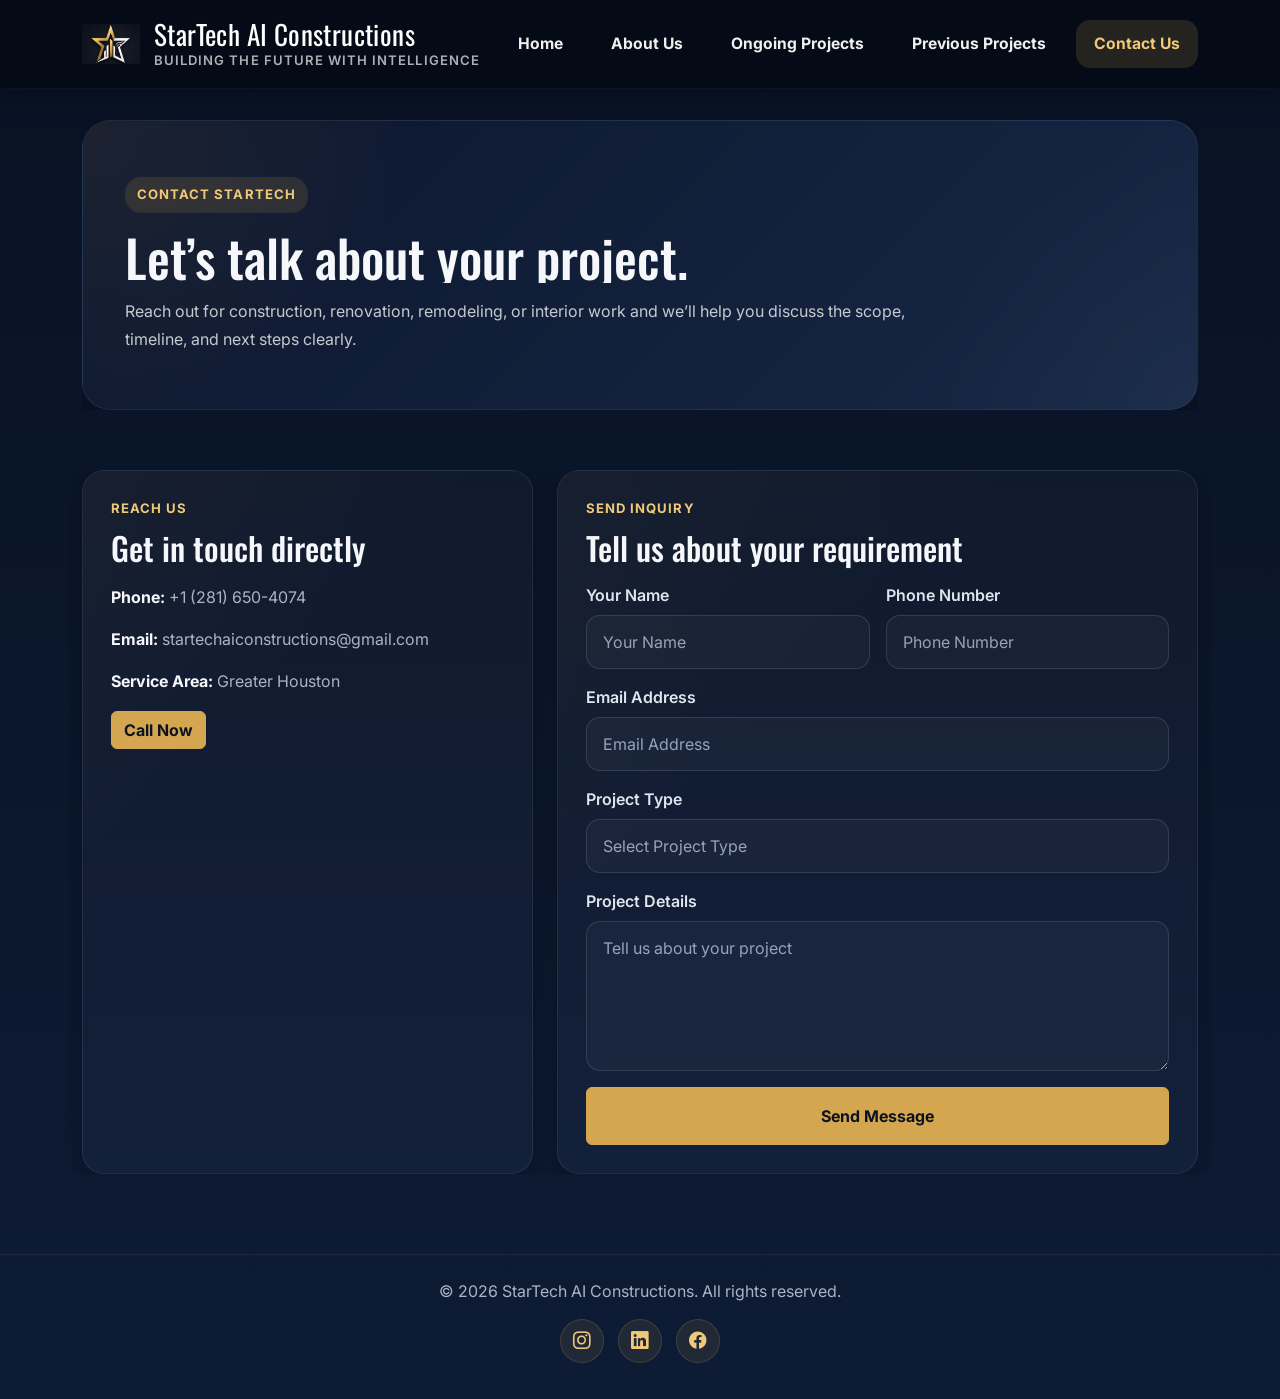
<file: contact.html>
<!DOCTYPE html>
<html lang="en">
<head>
  <meta charset="UTF-8" />
  <meta name="viewport" content="width=device-width, initial-scale=1.0" />
  <title>StarTech AI Constructions | Contact Us</title>
  <meta name="description" content="Contact StarTech AI Constructions for construction, remodeling, renovation, and interior project inquiries." />

  <link rel="icon" type="image/jpeg" href="logo.jpeg" />
  <link rel="shortcut icon" href="logo.jpeg" type="image/jpeg" />

  <meta property="og:title" content="StarTech AI Constructions | Contact Us" />
  <meta property="og:description" content="Contact StarTech AI Constructions for construction, remodeling, renovation, and interior project inquiries." />
  <meta property="og:image" content="logo.jpeg" />
  <meta property="og:type" content="website" />

  <link rel="preconnect" href="https://fonts.googleapis.com">
  <link rel="preconnect" href="https://fonts.gstatic.com" crossorigin>
  <link href="https://fonts.googleapis.com/css2?family=Oswald:wght@400;500;600;700&family=Inter:wght@400;500;600;700&display=swap" rel="stylesheet">
  <link href="https://cdn.jsdelivr.net/npm/bootstrap@5.3.3/dist/css/bootstrap.min.css" rel="stylesheet">
  <link rel="stylesheet" href="https://cdn.jsdelivr.net/npm/bootstrap-icons@1.11.3/font/bootstrap-icons.min.css">

  <style>
    :root {
      --accent: #d4a64f;
      --accent-dark: #b9892f;
      --gold-soft: #f0c978;
      --navy: #0b1730;
      --navy-2: #12203b;
      --dark: #050b16;
      --bg: linear-gradient(180deg, #081223 0%, #0d1b34 100%);
      --panel: #101a2d;
      --panel-2: #13203a;
      --text-dark: #eef2f9;
      --text-muted: #aab4c7;
      --white: #f5f7fb;
      --silver: #dfe5ef;
      --border: rgba(255, 255, 255, 0.08);
      --shadow: 0 15px 35px rgba(0, 0, 0, 0.28);
      --transition-smooth: 180ms cubic-bezier(0.16, 1, 0.3, 1);
      --transition-reveal: 700ms cubic-bezier(0.16, 1, 0.3, 1);
    }

    * {
      box-sizing: border-box;
    }

    html {
      scroll-behavior: smooth;
    }

    body {
      margin: 0;
      font-family: 'Inter', sans-serif;
      background: var(--bg);
      color: var(--text-dark);
      overflow-x: hidden;
      padding-top: 96px;
    }

    img {
      max-width: 100%;
      display: block;
    }

    a {
      text-decoration: none;
    }

    .custom-navbar {
      background: rgba(5, 11, 22, 0.9);
      backdrop-filter: blur(10px);
      box-shadow: 0 10px 25px rgba(0, 0, 0, 0.22);
      padding-top: 10px;
      padding-bottom: 10px;
      border-bottom: 1px solid rgba(255,255,255,0.04);
      transition: background var(--transition-smooth), box-shadow var(--transition-smooth);
    }

    .navbar-brand {
      font-family: 'Oswald', sans-serif;
      font-size: 1.7rem;
      letter-spacing: 0.4px;
      color: #fff !important;
      display: flex;
      align-items: center;
      gap: 14px;
      line-height: 1;
      text-decoration: none;
    }

    .brand-logo {
      width: 58px;
      height: 58px;
      object-fit: contain;
      background: transparent;
      padding: 0;
      border-radius: 0;
      flex-shrink: 0;
      transition: transform 0.5s ease;
    }

    .navbar-brand:hover .brand-logo {
      transform: rotate(-4deg) scale(1.04);
    }

    .brand-text {
      display: flex;
      flex-direction: column;
      line-height: 1.05;
    }

    .brand-text > span {
      font-size: 1em;
      color: #fff;
    }

    .brand-text small {
      font-family: 'Inter', sans-serif;
      font-size: 0.82rem;
      color: rgba(255,255,255,0.68);
      font-weight: 600;
      letter-spacing: 0.08em;
      margin-top: 5px;
      text-transform: uppercase;
    }

    .navbar-nav {
      gap: 12px;
    }

    .navbar-nav .nav-link,
    .btn,
    .contact-box,
    .form-box,
    .form-control,
    .form-select {
      transition:
        color var(--transition-smooth),
        background-color var(--transition-smooth),
        border-color var(--transition-smooth),
        box-shadow var(--transition-smooth),
        transform var(--transition-smooth);
    }

    .navbar-nav .nav-link {
      color: rgba(255, 255, 255, 0.94) !important;
      font-size: 0.98rem;
      font-weight: 700;
      padding: 12px 18px !important;
      border-radius: 14px;
    }

    .navbar-nav .nav-link:hover {
      background: rgba(212, 163, 79, 0.10);
      color: #ffffff !important;
      transform: translateY(-1px);
    }

    .navbar-nav .nav-link.active {
      background: rgba(212, 163, 79, 0.16);
      color: var(--gold-soft) !important;
    }

    .navbar-toggler {
      border: none;
      box-shadow: none !important;
    }

    .navbar-toggler-icon {
      filter: brightness(0) invert(1);
    }

    .page-hero {
      padding: 24px 0 32px;
    }

    .page-hero-box {
      background: linear-gradient(135deg, #0d172d 0%, #162746 100%);
      color: #fff;
      border-radius: 28px;
      padding: 56px 42px;
      box-shadow: var(--shadow);
      border: 1px solid var(--border);
      position: relative;
      overflow: hidden;
    }

    .page-hero-box::before {
      content: "";
      position: absolute;
      inset: 0;
      background:
        radial-gradient(circle at top left, rgba(212,166,79,0.08), transparent 28%),
        radial-gradient(circle at bottom right, rgba(255,255,255,0.03), transparent 24%);
      pointer-events: none;
    }

    .eyebrow {
      display: inline-block;
      background: rgba(212,163,79,0.14);
      color: var(--gold-soft);
      font-size: 0.82rem;
      font-weight: 700;
      padding: 8px 12px;
      border-radius: 999px;
      margin-bottom: 18px;
      text-transform: uppercase;
      letter-spacing: 0.08em;
      box-shadow: 0 0 0 1px rgba(212,166,79,0.08);
      position: relative;
      z-index: 1;
    }

    .page-hero-box h1,
    .section-heading h2 {
      font-family: 'Oswald', sans-serif;
    }

    .page-hero-box h1 {
      font-size: clamp(2.4rem, 4vw, 4.4rem);
      line-height: 1.02;
      margin-bottom: 14px;
      color: var(--white);
      position: relative;
      z-index: 1;
    }

    .page-hero-box p {
      color: rgba(255,255,255,0.76);
      line-height: 1.75;
      margin-bottom: 0;
      max-width: 780px;
      position: relative;
      z-index: 1;
    }

    .section-block {
      padding: 28px 0 80px;
    }

    .contact-box,
    .form-box {
      background: linear-gradient(180deg, var(--panel) 0%, var(--panel-2) 100%);
      border: 1px solid var(--border);
      border-radius: 22px;
      box-shadow: var(--shadow);
      overflow: hidden;
      height: 100%;
      padding: 28px;
      position: relative;
    }

    .contact-box::before,
    .form-box::before {
      content: "";
      position: absolute;
      inset: 0;
      background: linear-gradient(135deg, rgba(212,166,79,0.04), transparent 35%);
      pointer-events: none;
    }

    .contact-box:hover,
    .form-box:hover {
      box-shadow: 0 18px 40px rgba(0,0,0,0.34);
    }

    .section-heading {
      margin-bottom: 28px;
      position: relative;
      z-index: 1;
    }

    .section-heading .small-title {
      color: var(--gold-soft);
      text-transform: uppercase;
      font-size: 0.82rem;
      letter-spacing: 0.08em;
      font-weight: 700;
    }

    .section-heading h2 {
      font-size: clamp(1.8rem, 2.5vw, 3rem);
      margin: 10px 0 8px;
      color: var(--white);
    }

    .section-heading p,
    .contact-box p,
    .contact-box a:not(.btn) {
      color: var(--text-muted);
      line-height: 1.75;
      position: relative;
      z-index: 1;
    }

    .contact-box strong {
      color: var(--white);
    }

    .contact-line {
      margin-bottom: 14px;
      position: relative;
      z-index: 1;
    }

    .contact-line:last-of-type {
      margin-bottom: 0;
    }

    .form-label {
      color: var(--silver);
      font-weight: 600;
      margin-bottom: 8px;
      position: relative;
      z-index: 1;
    }

    .form-control,
    .form-select,
    textarea.form-control {
      border-radius: 14px;
      padding: 14px 16px;
      border: 1px solid rgba(255,255,255,0.12);
      background: rgba(255,255,255,0.03);
      color: var(--white);
      box-shadow: none !important;
      position: relative;
      z-index: 1;
    }

    .form-control::placeholder,
    textarea.form-control::placeholder {
      color: #96a3bb;
    }

    .form-select {
      color: #96a3bb;
    }

    .form-select option {
      color: #111;
    }

    .form-control:focus,
    .form-select:focus {
      border-color: var(--accent);
      background: rgba(255,255,255,0.05);
      box-shadow: 0 0 0 0.2rem rgba(212,166,79,0.15) !important;
      color: var(--white);
    }

    .btn-warning {
      background-color: var(--accent);
      border-color: var(--accent);
      color: #0b1220;
      font-weight: 700;
    }

    .btn-warning:hover {
      background-color: var(--accent-dark);
      border-color: var(--accent-dark);
      color: #0b1220;
      transform: translateY(-2px);
      box-shadow: 0 0 0 1px rgba(212,166,79,0.25), 0 14px 34px rgba(212,166,79,0.18);
    }

    .btn-warning:active {
      transform: translateY(0);
    }

    .footer {
      padding: 24px 0 36px;
      color: var(--text-muted);
      border-top: 1px solid rgba(255,255,255,0.06);
    }

    .reveal {
      opacity: 0;
      clip-path: inset(0 0 12% 0);
      transition:
        opacity var(--transition-reveal),
        clip-path var(--transition-reveal);
    }

    .reveal.show {
      opacity: 1;
      clip-path: inset(0 0 0 0);
    }

    .reveal-delay-1 { transition-delay: 0.08s; }
    .reveal-delay-2 { transition-delay: 0.16s; }

    @media (max-width: 991.98px) {
      body {
        padding-top: 88px;
      }

      .navbar-nav {
        gap: 6px;
        margin-top: 14px;
      }

      .navbar-nav .nav-link {
        padding: 10px 14px !important;
        border-radius: 12px;
      }

      .page-hero {
        padding: 24px 0 24px;
      }

      .page-hero-box {
        padding: 36px 24px;
      }
    }

    @media (max-width: 767.98px) {
      .page-hero-box,
      .contact-box,
      .form-box {
        border-radius: 18px;
      }

      .page-hero-box h1 {
        font-size: 2.4rem;
      }

      .navbar-brand {
        font-size: 1.08rem;
        gap: 10px;
      }

      .brand-logo {
        width: 48px;
        height: 48px;
      }

      .brand-text small {
        font-size: 0.64rem;
        margin-top: 4px;
      }
    }

    @media (prefers-reduced-motion: reduce) {
      html {
        scroll-behavior: auto;
      }

      .reveal,
      .reveal.show,
      .btn,
      .contact-box,
      .form-box,
      .brand-logo,
      .form-control,
      .form-select {
        animation: none !important;
        transition: none !important;
        transform: none !important;
        opacity: 1 !important;
        clip-path: none !important;
      }
    }
    .social-links {
  display: flex;
  justify-content: center;
  align-items: center;
  gap: 14px;
  margin-top: 16px;
  width: 100%;
}

.social-links a {
  width: 44px;
  height: 44px;
  display: inline-flex;
  align-items: center;
  justify-content: center;
  border-radius: 50%;
  background: rgba(212, 166, 79, 0.10);
  color: #f0c978;
  border: 1px solid rgba(212, 166, 79, 0.18);
  font-size: 1.1rem;
  transition: all 0.25s ease;
}

.social-links a:hover {
  background: #d4a64f;
  color: #0b1220;
  transform: translateY(-2px);
  box-shadow: 0 10px 24px rgba(212, 166, 79, 0.18);
}
  </style>
</head>
<body>

  <nav class="navbar navbar-expand-lg custom-navbar fixed-top">
    <div class="container">
      <a class="navbar-brand" href="index.html">
        <img src="logo.jpeg" alt="StarTech AI Constructions logo" class="brand-logo">
        <span class="brand-text">
          <span>StarTech AI Constructions</span>
          <small>BUILDING THE FUTURE WITH INTELLIGENCE</small>
        </span>
      </a>

      <button class="navbar-toggler" type="button" data-bs-toggle="collapse" data-bs-target="#mainNavbar" aria-controls="mainNavbar" aria-expanded="false" aria-label="Toggle navigation">
        <span class="navbar-toggler-icon"></span>
      </button>

      <div class="collapse navbar-collapse justify-content-end" id="mainNavbar">
        <ul class="navbar-nav align-items-lg-center ms-auto">
          <li class="nav-item"><a class="nav-link" href="index.html">Home</a></li>
          <li class="nav-item"><a class="nav-link" href="about.html">About Us</a></li>
          <li class="nav-item"><a class="nav-link" href="ongoing-projects.html">Ongoing Projects</a></li>
          <li class="nav-item"><a class="nav-link" href="previous-projects.html">Previous Projects</a></li>
          <li class="nav-item"><a class="nav-link active" href="contact.html">Contact Us</a></li>
        </ul>
      </div>
    </div>
  </nav>

  <main>
    <section class="page-hero">
      <div class="container">
        <div class="page-hero-box reveal">
          <span class="eyebrow reveal reveal-delay-1">Contact StarTech</span>
          <h1 class="reveal reveal-delay-1">Let’s talk about your project.</h1>
          <p class="reveal reveal-delay-2">
            Reach out for construction, renovation, remodeling, or interior work and we’ll help you discuss the scope, timeline, and next steps clearly.
          </p>
        </div>
      </div>
    </section>

    <section class="section-block">
      <div class="container">
        <div class="row g-4">
          <div class="col-lg-5 reveal reveal-delay-1">
            <div class="contact-box">
              <div class="section-heading mb-3">
                <div class="small-title">Reach Us</div>
                <h2>Get in touch directly</h2>
              </div>

              <p class="contact-line"><strong>Phone:</strong> +1 (281) 650-4074</p>
              <p class="contact-line"><strong>Email:</strong> startechaiconstructions@gmail.com</p>
              <p class="contact-line"><strong>Service Area:</strong> Greater Houston</p>

              <a href="tel:+12816504074" class="btn btn-warning mt-3">Call Now</a>
            </div>
          </div>

          <div class="col-lg-7 reveal reveal-delay-2">
            <div class="form-box">
              <div class="section-heading mb-3">
                <div class="small-title">Send Inquiry</div>
                <h2>Tell us about your requirement</h2>
              </div>

              <form>
                <div class="row g-3">
                  <div class="col-md-6">
                    <label class="form-label">Your Name</label>
                    <input type="text" class="form-control" placeholder="Your Name" required>
                  </div>

                  <div class="col-md-6">
                    <label class="form-label">Phone Number</label>
                    <input type="tel" class="form-control" placeholder="Phone Number" required>
                  </div>

                  <div class="col-12">
                    <label class="form-label">Email Address</label>
                    <input type="email" class="form-control" placeholder="Email Address" required>
                  </div>

                  <div class="col-12">
                    <label class="form-label">Project Type</label>
                    <select class="form-select" required>
                      <option selected disabled>Select Project Type</option>
                      <option>Construction</option>
                      <option>Remodeling</option>
                      <option>Renovation</option>
                      <option>Interior Work</option>
                    </select>
                  </div>

                  <div class="col-12">
                    <label class="form-label">Project Details</label>
                    <textarea class="form-control" rows="5" placeholder="Tell us about your project" required></textarea>
                  </div>

                  <div class="col-12">
                    <button type="submit" class="btn btn-warning w-100 py-3">Send Message</button>
                  </div>
                </div>
              </form>
            </div>
          </div>
        </div>
      </div>
    </section>

<footer class="footer">
  <div class="container text-center">
    <p class="mb-2">© 2026 StarTech AI Constructions. All rights reserved.</p>

    <div class="social-links">
      <a href="https://www.instagram.com/startechaiconstructions/" target="_blank" rel="noopener noreferrer" aria-label="Instagram">
        <i class="bi bi-instagram"></i>
      </a>
      <a href="https://www.linkedin.com/in/startechai-constructions-90473040b" target="_blank" rel="noopener noreferrer" aria-label="LinkedIn">
        <i class="bi bi-linkedin"></i>
      </a>
      <a href="https://www.facebook.com/share/14fzLAuYKRT/" target="_blank" rel="noopener noreferrer" aria-label="Facebook">
        <i class="bi bi-facebook"></i>
      </a>
    </div>
  </div>
</footer>
  </main>

  <script>
    const observer = new IntersectionObserver((entries) => {
      entries.forEach((entry) => {
        if (entry.isIntersecting) {
          entry.target.classList.add('show');
        }
      });
    }, { threshold: 0.18 });

    document.querySelectorAll('.reveal').forEach((el) => observer.observe(el));
  </script>

  <script src="https://cdn.jsdelivr.net/npm/bootstrap@5.3.3/dist/js/bootstrap.bundle.min.js"></script>
</body>
</html>
</file>
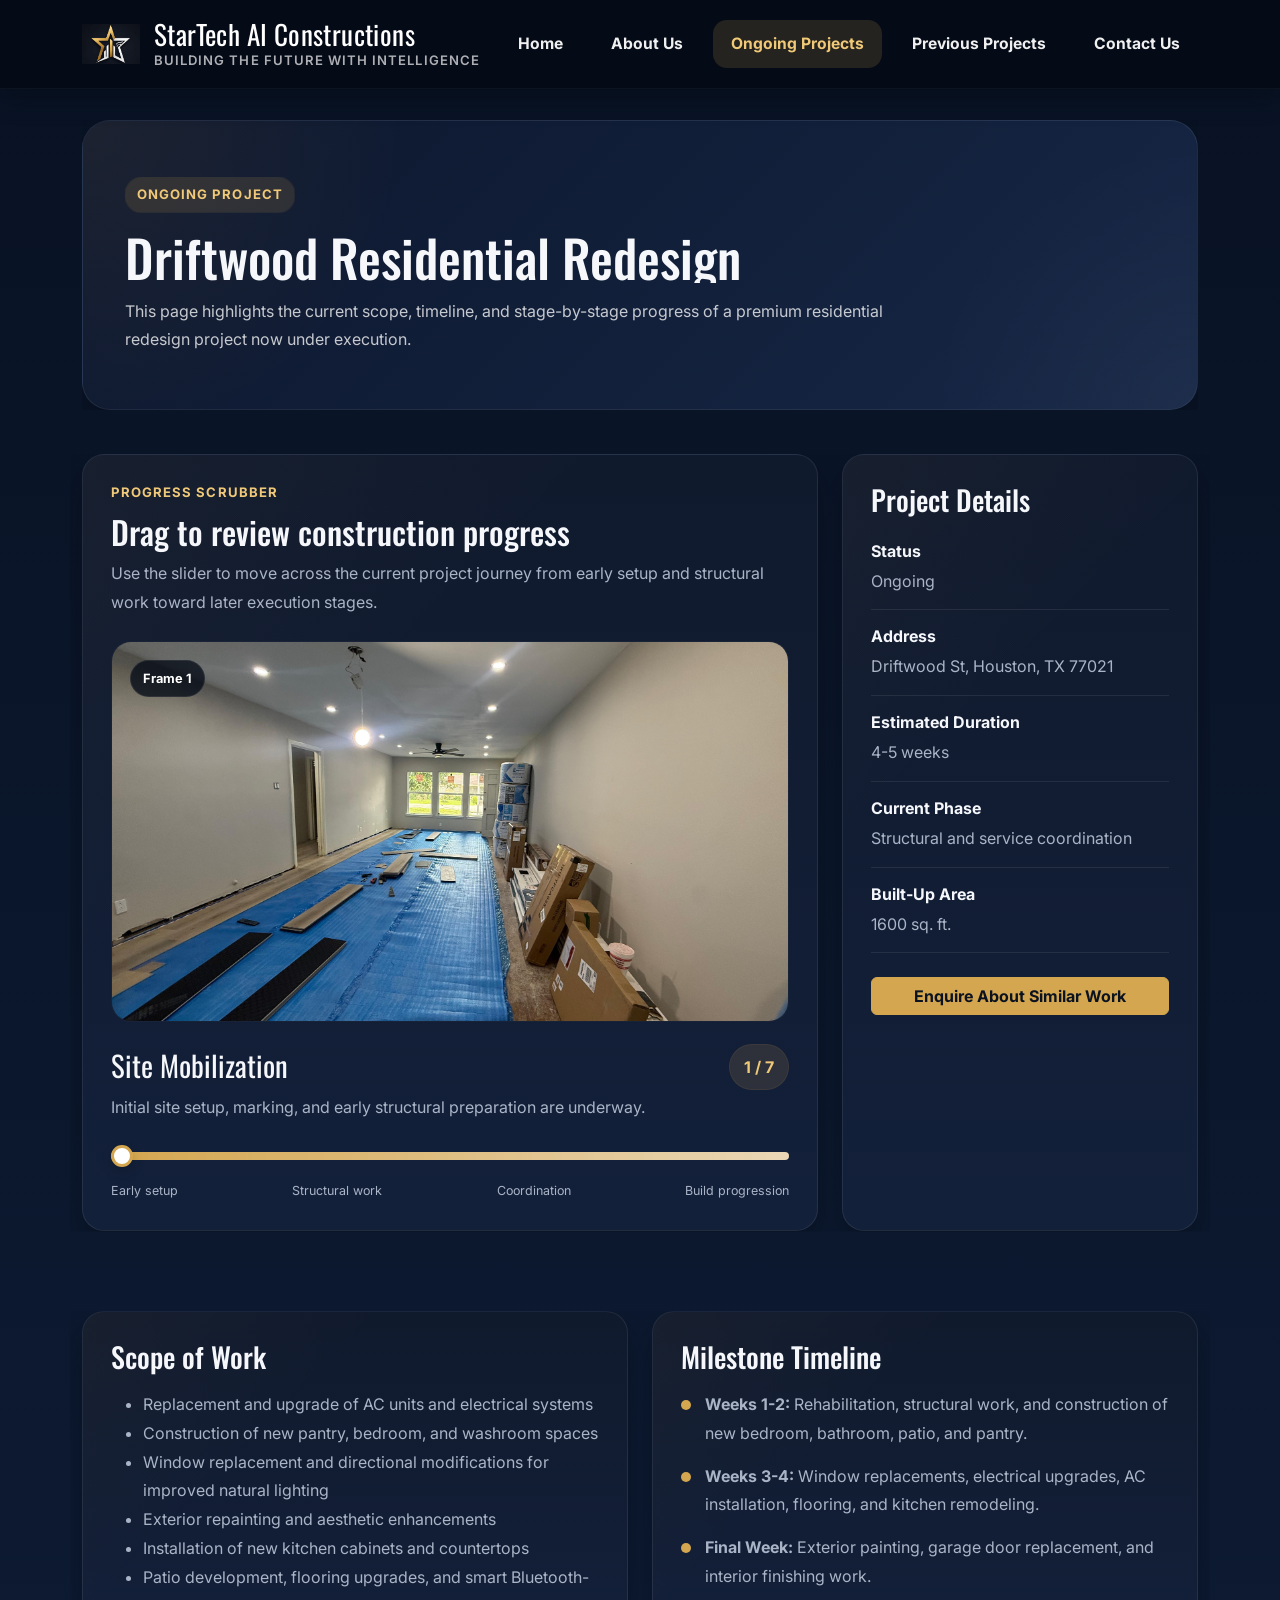
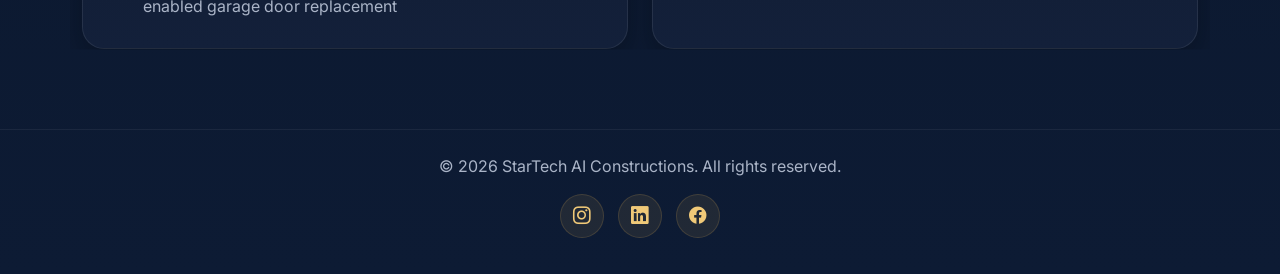
<file: ongoing-project-driftwood.html>
<!DOCTYPE html>
<html lang="en">
<head>
  <meta charset="UTF-8" />
  <meta name="viewport" content="width=device-width, initial-scale=1.0" />
  <title>StarTech AI Constructions | Driftwood Residential Redesign</title>
  <meta name="description" content="Explore the ongoing Driftwood Residential Redesign project by StarTech AI Constructions, including progress stages, project scope, and milestone timeline." />

  <link rel="icon" type="image/jpeg" href="logo.jpeg" />
  <link rel="shortcut icon" href="logo.jpeg" type="image/jpeg" />

  <meta property="og:title" content="StarTech AI Constructions | Driftwood Residential Redesign" />
  <meta property="og:description" content="Explore the ongoing Driftwood Residential Redesign project by StarTech AI Constructions." />
  <meta property="og:image" content="logo.jpeg" />
  <meta property="og:type" content="website" />

  <link rel="preconnect" href="https://fonts.googleapis.com">
  <link rel="preconnect" href="https://fonts.gstatic.com" crossorigin>
  <link href="https://fonts.googleapis.com/css2?family=Oswald:wght@400;500;600;700&family=Inter:wght@400;500;600;700&display=swap" rel="stylesheet">
  <link href="https://cdn.jsdelivr.net/npm/bootstrap@5.3.3/dist/css/bootstrap.min.css" rel="stylesheet">
  <link rel="stylesheet" href="https://cdn.jsdelivr.net/npm/bootstrap-icons@1.11.3/font/bootstrap-icons.min.css">

  <style>
    :root {
      --accent: #d4a64f;
      --accent-dark: #b9892f;
      --gold-soft: #f0c978;
      --navy: #0b1730;
      --navy-2: #12203b;
      --dark: #050b16;
      --bg: linear-gradient(180deg, #081223 0%, #0d1b34 100%);
      --panel: #101a2d;
      --panel-2: #13203a;
      --text-dark: #eef2f9;
      --text-muted: #aab4c7;
      --white: #f5f7fb;
      --silver: #dfe5ef;
      --border: rgba(255, 255, 255, 0.08);
      --shadow: 0 15px 35px rgba(0, 0, 0, 0.28);
      --transition-smooth: 180ms cubic-bezier(0.16, 1, 0.3, 1);
      --transition-reveal: 700ms cubic-bezier(0.16, 1, 0.3, 1);
    }

    * {
      box-sizing: border-box;
    }

    html {
      scroll-behavior: smooth;
    }

    body {
      margin: 0;
      padding-top: 96px;
      font-family: 'Inter', sans-serif;
      background: var(--bg);
      color: var(--text-dark);
      overflow-x: hidden;
    }

    img {
      max-width: 100%;
      display: block;
    }

    a {
      text-decoration: none;
    }

    .custom-navbar {
      background: rgba(5, 11, 22, 0.9);
      backdrop-filter: blur(10px);
      box-shadow: 0 10px 25px rgba(0, 0, 0, 0.22);
      padding-top: 10px;
      padding-bottom: 10px;
      border-bottom: 1px solid rgba(255,255,255,0.04);
      transition: background var(--transition-smooth), box-shadow var(--transition-smooth);
    }

    .navbar-brand {
      font-family: 'Oswald', sans-serif;
      font-size: 1.7rem;
      letter-spacing: 0.4px;
      color: #fff !important;
      display: flex;
      align-items: center;
      gap: 14px;
      line-height: 1;
      text-decoration: none;
    }

    .brand-logo {
      width: 58px;
      height: 58px;
      object-fit: contain;
      background: transparent;
      padding: 0;
      border-radius: 0;
      flex-shrink: 0;
      transition: transform 0.5s ease;
    }

    .navbar-brand:hover .brand-logo {
      transform: rotate(-4deg) scale(1.04);
    }

    .brand-text {
      display: flex;
      flex-direction: column;
      line-height: 1.05;
    }

    .brand-text > span {
      font-size: 1em;
      color: #fff;
    }

    .brand-text small {
      font-family: 'Inter', sans-serif;
      font-size: 0.82rem;
      color: rgba(255,255,255,0.68);
      font-weight: 600;
      letter-spacing: 0.08em;
      margin-top: 5px;
      text-transform: uppercase;
    }

    .navbar-nav {
      gap: 12px;
    }

    .navbar-nav .nav-link,
    .btn,
    .scrub-card,
    .project-meta,
    .content-card {
      transition:
        color var(--transition-smooth),
        background-color var(--transition-smooth),
        border-color var(--transition-smooth),
        box-shadow var(--transition-smooth),
        transform var(--transition-smooth);
    }

    .navbar-nav .nav-link {
      color: rgba(255,255,255,0.94) !important;
      font-size: 0.98rem;
      font-weight: 700;
      padding: 12px 18px !important;
      border-radius: 14px;
    }

    .navbar-nav .nav-link:hover {
      background: rgba(212,163,79,0.10);
      color: #fff !important;
      transform: translateY(-1px);
    }

    .navbar-nav .nav-link.active {
      background: rgba(212,163,79,0.16);
      color: var(--gold-soft) !important;
    }

    .navbar-toggler {
      border: none;
      box-shadow: none !important;
    }

    .navbar-toggler-icon {
      filter: brightness(0) invert(1);
    }

    .page-hero {
      padding: 24px 0 24px;
    }

    .page-hero-box {
      background: linear-gradient(135deg, #0d172d 0%, #162746 100%);
      color: #fff;
      border-radius: 28px;
      padding: 56px 42px;
      box-shadow: var(--shadow);
      border: 1px solid var(--border);
      position: relative;
      overflow: hidden;
    }

    .page-hero-box::before {
      content: "";
      position: absolute;
      inset: 0;
      background:
        radial-gradient(circle at top left, rgba(212,166,79,0.08), transparent 28%),
        radial-gradient(circle at bottom right, rgba(255,255,255,0.03), transparent 24%);
      pointer-events: none;
    }

    .eyebrow {
      display: inline-block;
      background: rgba(212,163,79,0.14);
      color: var(--gold-soft);
      font-size: 0.82rem;
      font-weight: 700;
      padding: 8px 12px;
      border-radius: 999px;
      margin-bottom: 18px;
      text-transform: uppercase;
      letter-spacing: 0.08em;
      box-shadow: 0 0 0 1px rgba(212,166,79,0.08);
      position: relative;
      z-index: 1;
    }

    .page-hero-box h1,
    .section-heading h2,
    .project-meta h3,
    .content-card h3,
    .scrub-title {
      font-family: 'Oswald', sans-serif;
    }

    .page-hero-box h1 {
      font-size: clamp(2.4rem, 4vw, 4.4rem);
      line-height: 1.02;
      margin-bottom: 14px;
      color: var(--white);
      position: relative;
      z-index: 1;
    }

    .page-hero-box p {
      color: rgba(255,255,255,0.76);
      line-height: 1.75;
      margin-bottom: 0;
      max-width: 820px;
      position: relative;
      z-index: 1;
    }

    .section-block {
      padding: 20px 0 80px;
    }

    .scrub-card,
    .project-meta,
    .content-card {
      background: linear-gradient(180deg, var(--panel) 0%, var(--panel-2) 100%);
      border: 1px solid var(--border);
      border-radius: 22px;
      box-shadow: var(--shadow);
      padding: 28px;
      height: 100%;
      position: relative;
      overflow: hidden;
    }

    .scrub-card::before,
    .project-meta::before,
    .content-card::before {
      content: "";
      position: absolute;
      inset: 0;
      background: linear-gradient(135deg, rgba(212,166,79,0.04), transparent 35%);
      pointer-events: none;
    }

    .scrub-card:hover,
    .project-meta:hover,
    .content-card:hover {
      box-shadow: 0 18px 40px rgba(0,0,0,0.34);
    }

    .section-heading {
      margin-bottom: 24px;
      position: relative;
      z-index: 1;
    }

    .section-heading .small-title {
      color: var(--gold-soft);
      text-transform: uppercase;
      font-size: 0.82rem;
      letter-spacing: 0.08em;
      font-weight: 700;
    }

    .section-heading h2 {
      font-size: clamp(1.8rem, 2.5vw, 3rem);
      margin: 10px 0 8px;
      color: var(--white);
    }

    .section-heading p,
    .project-meta p,
    .content-card p,
    .content-card li,
    .meta-item span,
    .scrub-desc,
    .scrub-scale {
      color: var(--text-muted);
      line-height: 1.8;
      position: relative;
      z-index: 1;
    }

    .scrub-image-wrap {
      position: relative;
      border-radius: 20px;
      overflow: hidden;
      background: #0d172d;
      aspect-ratio: 16 / 9;
      margin-bottom: 22px;
      border: 1px solid rgba(255,255,255,0.05);
    }

    .scrub-image-wrap img {
      width: 100%;
      height: 100%;
      object-fit: cover;
    }

    .scrub-badge {
      position: absolute;
      top: 18px;
      left: 18px;
      background: rgba(5,11,22,0.78);
      color: #fff;
      padding: 8px 12px;
      border-radius: 999px;
      font-size: 0.8rem;
      font-weight: 700;
      border: 1px solid rgba(255,255,255,0.08);
      z-index: 2;
    }

    .scrub-meta {
      display: flex;
      justify-content: space-between;
      align-items: start;
      gap: 16px;
      margin-bottom: 20px;
      flex-wrap: wrap;
      position: relative;
      z-index: 1;
    }

    .scrub-title {
      font-size: 1.8rem;
      margin-bottom: 6px;
      color: var(--white);
    }

    .scrub-desc {
      margin: 0;
      max-width: 720px;
    }

    .scrub-counter {
      background: rgba(212,163,79,0.14);
      color: var(--gold-soft);
      font-weight: 700;
      padding: 10px 14px;
      border-radius: 999px;
      white-space: nowrap;
      border: 1px solid rgba(212,166,79,0.08);
    }

    .slider-controls {
      position: relative;
      z-index: 1;
    }

    .slider-controls input[type="range"] {
      width: 100%;
      cursor: pointer;
      appearance: none;
      -webkit-appearance: none;
      height: 8px;
      border-radius: 999px;
      background: linear-gradient(90deg, var(--accent) 0%, #ead7b6 100%);
      outline: none;
    }

    .slider-controls input[type="range"]::-webkit-slider-thumb {
      -webkit-appearance: none;
      width: 22px;
      height: 22px;
      border-radius: 50%;
      background: #fff;
      border: 3px solid var(--accent);
      box-shadow: 0 4px 12px rgba(0,0,0,0.16);
    }

    .slider-controls input[type="range"]::-moz-range-thumb {
      width: 22px;
      height: 22px;
      border-radius: 50%;
      background: #fff;
      border: 3px solid var(--accent);
    }

    .scrub-scale {
      display: flex;
      justify-content: space-between;
      gap: 8px;
      margin-top: 14px;
      font-size: 0.78rem;
      flex-wrap: wrap;
    }

    .project-meta h3,
    .content-card h3 {
      color: var(--white);
      position: relative;
      z-index: 1;
    }

    .meta-item {
      padding: 14px 0;
      border-bottom: 1px solid rgba(255,255,255,0.08);
      position: relative;
      z-index: 1;
    }

    .meta-item:last-child {
      border-bottom: none;
    }

    .meta-item strong {
      display: block;
      margin-bottom: 4px;
      color: var(--white);
    }

    .timeline-list {
      list-style: none;
      padding: 0;
      margin: 0;
      position: relative;
      z-index: 1;
    }

    .timeline-list li {
      position: relative;
      padding-left: 24px;
      margin-bottom: 14px;
      color: var(--text-muted);
    }

    .timeline-list li::before {
      content: "";
      position: absolute;
      left: 0;
      top: 10px;
      width: 10px;
      height: 10px;
      border-radius: 50%;
      background: var(--accent);
    }

    .btn-warning {
      background-color: var(--accent);
      border-color: var(--accent);
      color: #0b1220;
      font-weight: 700;
    }

    .btn-warning:hover {
      background-color: var(--accent-dark);
      border-color: var(--accent-dark);
      color: #0b1220;
      transform: translateY(-2px);
      box-shadow: 0 0 0 1px rgba(212,166,79,0.25), 0 14px 34px rgba(212,166,79,0.18);
    }

    .btn-warning:active {
      transform: translateY(0);
    }

    .footer {
      padding: 24px 0 36px;
      color: var(--text-muted);
      border-top: 1px solid rgba(255,255,255,0.06);
    }

    .reveal {
      opacity: 0;
      clip-path: inset(0 0 12% 0);
      transition:
        opacity var(--transition-reveal),
        clip-path var(--transition-reveal);
    }

    .reveal.show {
      opacity: 1;
      clip-path: inset(0 0 0 0);
    }

    .reveal-delay-1 { transition-delay: 0.08s; }
    .reveal-delay-2 { transition-delay: 0.16s; }
    .reveal-delay-3 { transition-delay: 0.24s; }

    @media (max-width: 991.98px) {
      body {
        padding-top: 88px;
      }

      .navbar-nav {
        gap: 6px;
        margin-top: 14px;
      }

      .navbar-nav .nav-link {
        padding: 10px 14px !important;
        border-radius: 12px;
      }

      .page-hero-box {
        padding: 36px 24px;
      }
    }

    @media (max-width: 767.98px) {
      .page-hero-box,
      .scrub-card,
      .project-meta,
      .content-card,
      .scrub-image-wrap {
        border-radius: 18px;
      }

      .page-hero-box h1 {
        font-size: 2.4rem;
      }

      .scrub-title {
        font-size: 1.45rem;
      }

      .scrub-scale {
        flex-direction: column;
        align-items: flex-start;
      }

      .navbar-brand {
        font-size: 1.08rem;
        gap: 10px;
      }

      .brand-logo {
        width: 48px;
        height: 48px;
      }

      .brand-text small {
        font-size: 0.64rem;
        margin-top: 4px;
      }
    }

    @media (prefers-reduced-motion: reduce) {
      html {
        scroll-behavior: auto;
      }

      .reveal,
      .reveal.show,
      .btn,
      .scrub-card,
      .project-meta,
      .content-card,
      .brand-logo,
      #scrubImage {
        animation: none !important;
        transition: none !important;
        transform: none !important;
        opacity: 1 !important;
        clip-path: none !important;
      }
    }
    .social-links {
  display: flex;
  justify-content: center;
  align-items: center;
  gap: 14px;
  margin-top: 16px;
  width: 100%;
}

.social-links a {
  width: 44px;
  height: 44px;
  display: inline-flex;
  align-items: center;
  justify-content: center;
  border-radius: 50%;
  background: rgba(212, 166, 79, 0.10);
  color: #f0c978;
  border: 1px solid rgba(212, 166, 79, 0.18);
  font-size: 1.1rem;
  transition: all 0.25s ease;
}

.social-links a:hover {
  background: #d4a64f;
  color: #0b1220;
  transform: translateY(-2px);
  box-shadow: 0 10px 24px rgba(212, 166, 79, 0.18);
}
  </style>
</head>
<body>

  <nav class="navbar navbar-expand-lg custom-navbar fixed-top">
    <div class="container">
      <a class="navbar-brand" href="index.html">
        <img src="logo.jpeg" alt="StarTech AI Constructions logo" class="brand-logo">
        <span class="brand-text">
          <span>StarTech AI Constructions</span>
          <small>BUILDING THE FUTURE WITH INTELLIGENCE</small>
        </span>
      </a>

      <button class="navbar-toggler" type="button" data-bs-toggle="collapse" data-bs-target="#mainNavbar" aria-controls="mainNavbar" aria-expanded="false" aria-label="Toggle navigation">
        <span class="navbar-toggler-icon"></span>
      </button>

      <div class="collapse navbar-collapse justify-content-end" id="mainNavbar">
        <ul class="navbar-nav align-items-lg-center ms-auto">
          <li class="nav-item"><a class="nav-link" href="index.html">Home</a></li>
          <li class="nav-item"><a class="nav-link" href="about.html">About Us</a></li>
          <li class="nav-item"><a class="nav-link active" href="ongoing-projects.html">Ongoing Projects</a></li>
          <li class="nav-item"><a class="nav-link" href="previous-projects.html">Previous Projects</a></li>
          <li class="nav-item"><a class="nav-link" href="contact.html">Contact Us</a></li>
        </ul>
      </div>
    </div>
  </nav>

  <main>
    <section class="page-hero">
      <div class="container">
        <div class="page-hero-box reveal">
          <span class="eyebrow reveal reveal-delay-1">Ongoing Project</span>
          <h1 class="reveal reveal-delay-1">Driftwood Residential Redesign</h1>
          <p class="reveal reveal-delay-2">
            This page highlights the current scope, timeline, and stage-by-stage progress of a premium residential redesign project now under execution.
          </p>
        </div>
      </div>
    </section>

    <section class="section-block">
      <div class="container">
        <div class="row g-4">
          <div class="col-lg-8 reveal reveal-delay-1">
            <div class="scrub-card">
              <div class="section-heading">
                <div class="small-title">Progress Scrubber</div>
                <h2>Drag to review construction progress</h2>
                <p>Use the slider to move across the current project journey from early setup and structural work toward later execution stages.</p>
              </div>

              <div class="scrub-image-wrap">
                <span class="scrub-badge" id="scrubBadge">Frame 1</span>
                <img id="scrubImage" src="driftwood1.jpeg" alt="Driftwood Residential Redesign progress frame 1">
              </div>

              <div class="scrub-meta">
                <div>
                  <div class="scrub-title" id="scrubTitle">Site Mobilization</div>
                  <p class="scrub-desc" id="scrubDesc">Initial site setup, marking, and early structural preparation are underway.</p>
                </div>
                <div class="scrub-counter" id="scrubCounter">1 / 7</div>
              </div>

              <div class="slider-controls">
                <input type="range" id="scrubRange" min="0" max="6" step="1" value="0" aria-label="Driftwood project progress scrubber">
              </div>

              <div class="scrub-scale">
                <span>Early setup</span>
                <span>Structural work</span>
                <span>Coordination</span>
                <span>Build progression</span>
              </div>
            </div>
          </div>

          <div class="col-lg-4 reveal reveal-delay-2">
            <div class="project-meta">
              <h3>Project Details</h3>

              <div class="meta-item">
                <strong>Status</strong>
                <span>Ongoing</span>
              </div>
              <div class="meta-item">
                <strong>Address</strong>
                <span>Driftwood St, Houston, TX 77021</span>
              </div>
              <div class="meta-item">
                <strong>Estimated Duration</strong>
                <span>4-5 weeks</span>
              </div>
              <div class="meta-item">
                <strong>Current Phase</strong>
                <span>Structural and service coordination</span>
              </div>
              <div class="meta-item">
                <strong>Built-Up Area</strong>
                <span>1600 sq. ft.</span>
              </div>

              <a href="contact.html" class="btn btn-warning mt-4 w-100">Enquire About Similar Work</a>
            </div>
          </div>
        </div>
      </div>
    </section>

    <section class="section-block pt-0">
      <div class="container">
        <div class="row g-4">
          <div class="col-lg-6 reveal reveal-delay-1">
            <div class="content-card h-100">
              <h3>Scope of Work</h3>
              <ul class="mt-3 mb-0">
                <li>Replacement and upgrade of AC units and electrical systems</li>
                <li>Construction of new pantry, bedroom, and washroom spaces</li>
                <li>Window replacement and directional modifications for improved natural lighting</li>
                <li>Exterior repainting and aesthetic enhancements</li>
                <li>Installation of new kitchen cabinets and countertops</li>
                <li>Patio development, flooring upgrades, and smart Bluetooth-enabled garage door replacement</li>
              </ul>
            </div>
          </div>

          <div class="col-lg-6 reveal reveal-delay-2">
            <div class="content-card h-100">
              <h3>Milestone Timeline</h3>
              <ul class="timeline-list mt-3">
                <li><strong>Weeks 1-2:</strong> Rehabilitation, structural work, and construction of new bedroom, bathroom, patio, and pantry.</li>
                <li><strong>Weeks 3-4:</strong> Window replacements, electrical upgrades, AC installation, flooring, and kitchen remodeling.</li>
                <li><strong>Final Week:</strong> Exterior painting, garage door replacement, and interior finishing work.</li>
              </ul>
            </div>
          </div>
        </div>
      </div>
    </section>

<footer class="footer">
  <div class="container text-center">
    <p class="mb-2">© 2026 StarTech AI Constructions. All rights reserved.</p>

    <div class="social-links">
      <a href="https://www.instagram.com/startechaiconstructions/" target="_blank" rel="noopener noreferrer" aria-label="Instagram">
        <i class="bi bi-instagram"></i>
      </a>
      <a href="https://www.linkedin.com/in/startechai-constructions-90473040b" target="_blank" rel="noopener noreferrer" aria-label="LinkedIn">
        <i class="bi bi-linkedin"></i>
      </a>
      <a href="https://www.facebook.com/share/14fzLAuYKRT/" target="_blank" rel="noopener noreferrer" aria-label="Facebook">
        <i class="bi bi-facebook"></i>
      </a>
    </div>
  </div>
</footer>
  </main>

  <script>
    document.addEventListener("DOMContentLoaded", function () {
      const frames = [
        {
          title: "Site Mobilization",
          desc: "Initial site setup, marking, and early structural preparation are underway.",
          image: "driftwood1.jpeg"
        },
        {
          title: "Foundation Preparation",
          desc: "Foundation-level work and site excavation continue across the footprint.",
          image: "driftwood2.jpeg"
        },
        {
          title: "Structural Layout",
          desc: "Early structural systems are being established for the main build.",
          image: "driftwood3.jpeg"
        },
        {
          title: "Frame Progress",
          desc: "The project is moving into core frame and load-bearing construction stages.",
          image: "driftwood4.jpeg"
        },
        {
          title: "Interior Build-Out",
          desc: "Wall build-outs and spatial definition are progressing across key areas.",
          image: "driftwood5.jpeg"
        },
        {
          title: "Services Coordination",
          desc: "Mechanical, electrical, and interior coordination activities are advancing on site.",
          image: "driftwood6.jpeg"
        },
        {
          title: "Finishing Preparation",
          desc: "The site is transitioning toward later-stage preparation before final finishes.",
          image: "driftwood7.jpeg"
        }
      ];

      const scrubImage = document.getElementById("scrubImage");
      const scrubBadge = document.getElementById("scrubBadge");
      const scrubTitle = document.getElementById("scrubTitle");
      const scrubDesc = document.getElementById("scrubDesc");
      const scrubCounter = document.getElementById("scrubCounter");
      const scrubRange = document.getElementById("scrubRange");

      if (!scrubImage || !scrubBadge || !scrubTitle || !scrubDesc || !scrubCounter || !scrubRange) return;

      scrubRange.max = frames.length - 1;

      function renderFrame(index) {
        const frame = frames[index];
        if (!frame) return;

        scrubImage.src = frame.image;
        scrubImage.alt = frame.title + " progress image";
        scrubBadge.textContent = "Frame " + (index + 1);
        scrubTitle.textContent = frame.title;
        scrubDesc.textContent = frame.desc;
        scrubCounter.textContent = (index + 1) + " / " + frames.length;
      }

      scrubRange.addEventListener("input", function () {
        renderFrame(Number(scrubRange.value));
      });

      renderFrame(0);

      const observer = new IntersectionObserver((entries) => {
        entries.forEach((entry) => {
          if (entry.isIntersecting) {
            entry.target.classList.add("show");
          }
        });
      }, { threshold: 0.18 });

      document.querySelectorAll(".reveal").forEach((el) => observer.observe(el));
    });
  </script>

  <script src="https://cdn.jsdelivr.net/npm/bootstrap@5.3.3/dist/js/bootstrap.bundle.min.js"></script>
</body>
</html>
</file>
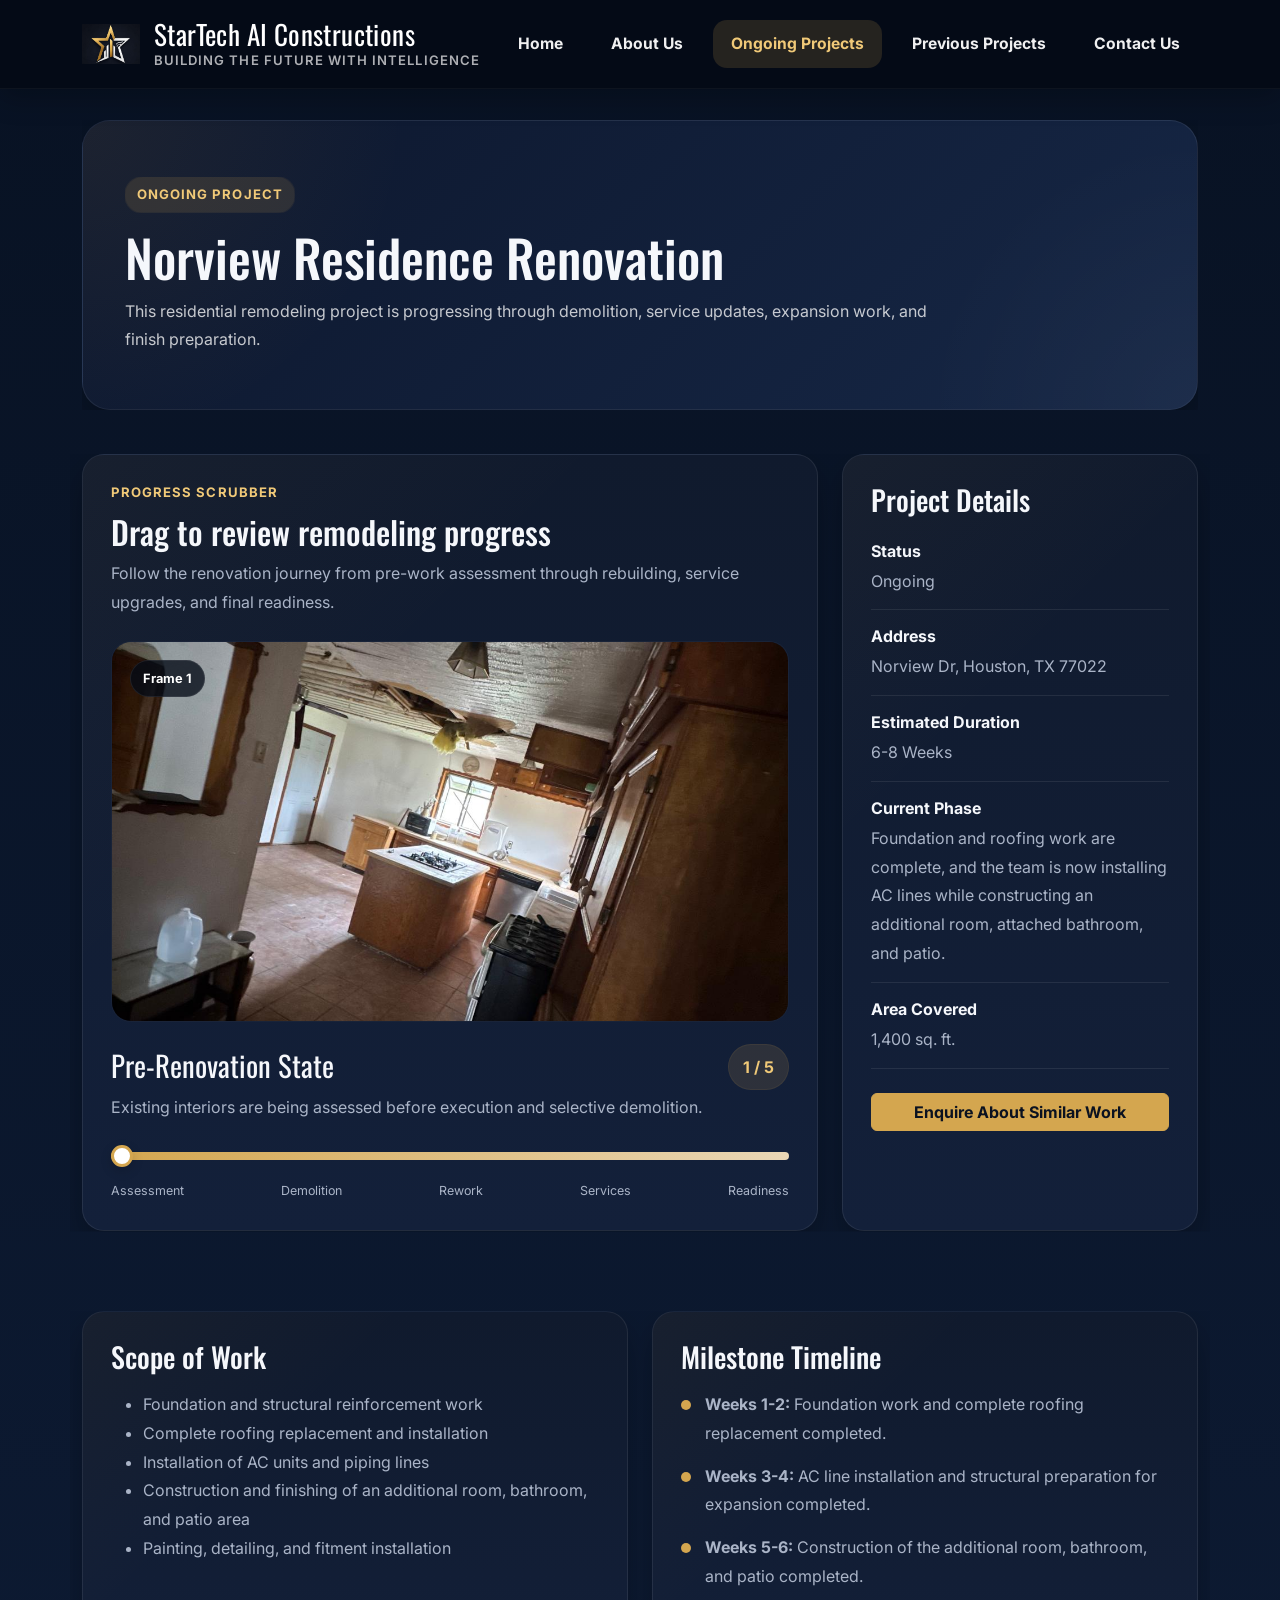
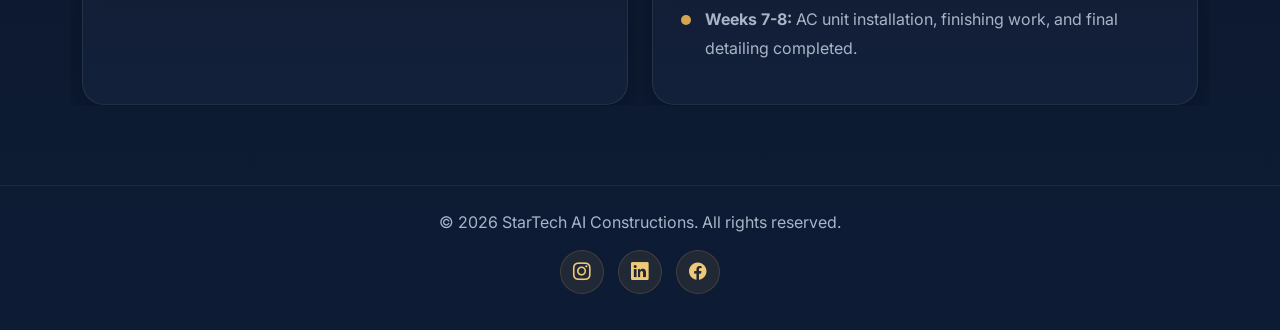
<file: ongoing-project-norview.html>
<!DOCTYPE html>
<html lang="en">
<head>
  <meta charset="UTF-8" />
  <meta name="viewport" content="width=device-width, initial-scale=1.0" />
  <title>StarTech AI Constructions | Norview Residence Renovation</title>
  <meta name="description" content="Explore the ongoing Norview Residence Renovation project by StarTech AI Constructions, including remodeling progress, scope of work, and milestone timeline." />

  <link rel="icon" type="image/jpeg" href="logo.jpeg" />
  <link rel="shortcut icon" href="logo.jpeg" type="image/jpeg" />

  <meta property="og:title" content="StarTech AI Constructions | Norview Residence Renovation" />
  <meta property="og:description" content="Explore the ongoing Norview Residence Renovation project by StarTech AI Constructions." />
  <meta property="og:image" content="logo.jpeg" />
  <meta property="og:type" content="website" />

  <link rel="preconnect" href="https://fonts.googleapis.com">
  <link rel="preconnect" href="https://fonts.gstatic.com" crossorigin>
  <link href="https://fonts.googleapis.com/css2?family=Oswald:wght@400;500;600;700&family=Inter:wght@400;500;600;700&display=swap" rel="stylesheet">
  <link href="https://cdn.jsdelivr.net/npm/bootstrap@5.3.3/dist/css/bootstrap.min.css" rel="stylesheet">
  <link rel="stylesheet" href="https://cdn.jsdelivr.net/npm/bootstrap-icons@1.11.3/font/bootstrap-icons.min.css">

  <style>
    :root {
      --accent: #d4a64f;
      --accent-dark: #b9892f;
      --gold-soft: #f0c978;
      --navy: #0b1730;
      --navy-2: #12203b;
      --dark: #050b16;
      --bg: linear-gradient(180deg, #081223 0%, #0d1b34 100%);
      --panel: #101a2d;
      --panel-2: #13203a;
      --text-dark: #eef2f9;
      --text-muted: #aab4c7;
      --white: #f5f7fb;
      --silver: #dfe5ef;
      --border: rgba(255, 255, 255, 0.08);
      --shadow: 0 15px 35px rgba(0, 0, 0, 0.28);
      --transition-smooth: 180ms cubic-bezier(0.16, 1, 0.3, 1);
      --transition-reveal: 700ms cubic-bezier(0.16, 1, 0.3, 1);
    }

    * {
      box-sizing: border-box;
    }

    html {
      scroll-behavior: smooth;
    }

    body {
      margin: 0;
      padding-top: 96px;
      font-family: 'Inter', sans-serif;
      background: var(--bg);
      color: var(--text-dark);
      overflow-x: hidden;
    }

    img {
      max-width: 100%;
      display: block;
    }

    a {
      text-decoration: none;
    }

    .custom-navbar {
      background: rgba(5, 11, 22, 0.9);
      backdrop-filter: blur(10px);
      box-shadow: 0 10px 25px rgba(0, 0, 0, 0.22);
      padding-top: 10px;
      padding-bottom: 10px;
      border-bottom: 1px solid rgba(255,255,255,0.04);
      transition: background var(--transition-smooth), box-shadow var(--transition-smooth);
    }

    .navbar-brand {
      font-family: 'Oswald', sans-serif;
      font-size: 1.7rem;
      letter-spacing: 0.4px;
      color: #fff !important;
      display: flex;
      align-items: center;
      gap: 14px;
      line-height: 1;
      text-decoration: none;
    }

    .brand-logo {
      width: 58px;
      height: 58px;
      object-fit: contain;
      background: transparent;
      padding: 0;
      border-radius: 0;
      flex-shrink: 0;
      transition: transform 0.5s ease;
    }

    .navbar-brand:hover .brand-logo {
      transform: rotate(-4deg) scale(1.04);
    }

    .brand-text {
      display: flex;
      flex-direction: column;
      line-height: 1.05;
    }

    .brand-text > span {
      font-size: 1em;
      color: #fff;
    }

    .brand-text small {
      font-family: 'Inter', sans-serif;
      font-size: 0.82rem;
      color: rgba(255,255,255,0.68);
      font-weight: 600;
      letter-spacing: 0.08em;
      margin-top: 5px;
      text-transform: uppercase;
    }

    .navbar-nav {
      gap: 12px;
    }

    .navbar-nav .nav-link,
    .btn,
    .scrub-card,
    .project-meta,
    .content-card {
      transition:
        color var(--transition-smooth),
        background-color var(--transition-smooth),
        border-color var(--transition-smooth),
        box-shadow var(--transition-smooth),
        transform var(--transition-smooth);
    }

    .navbar-nav .nav-link {
      color: rgba(255,255,255,0.94) !important;
      font-size: 0.98rem;
      font-weight: 700;
      padding: 12px 18px !important;
      border-radius: 14px;
    }

    .navbar-nav .nav-link:hover {
      background: rgba(212,163,79,0.10);
      color: #fff !important;
      transform: translateY(-1px);
    }

    .navbar-nav .nav-link.active {
      background: rgba(212,163,79,0.16);
      color: var(--gold-soft) !important;
    }

    .navbar-toggler {
      border: none;
      box-shadow: none !important;
    }

    .navbar-toggler-icon {
      filter: brightness(0) invert(1);
    }

    .page-hero {
      padding: 24px 0 24px;
    }

    .page-hero-box {
      background: linear-gradient(135deg, #0d172d 0%, #162746 100%);
      color: #fff;
      border-radius: 28px;
      padding: 56px 42px;
      box-shadow: var(--shadow);
      border: 1px solid var(--border);
      position: relative;
      overflow: hidden;
    }

    .page-hero-box::before {
      content: "";
      position: absolute;
      inset: 0;
      background:
        radial-gradient(circle at top left, rgba(212,166,79,0.08), transparent 28%),
        radial-gradient(circle at bottom right, rgba(255,255,255,0.03), transparent 24%);
      pointer-events: none;
    }

    .eyebrow {
      display: inline-block;
      background: rgba(212,163,79,0.14);
      color: var(--gold-soft);
      font-size: 0.82rem;
      font-weight: 700;
      padding: 8px 12px;
      border-radius: 999px;
      margin-bottom: 18px;
      text-transform: uppercase;
      letter-spacing: 0.08em;
      box-shadow: 0 0 0 1px rgba(212,166,79,0.08);
      position: relative;
      z-index: 1;
    }

    .page-hero-box h1,
    .section-heading h2,
    .project-meta h3,
    .content-card h3,
    .scrub-title {
      font-family: 'Oswald', sans-serif;
    }

    .page-hero-box h1 {
      font-size: clamp(2.4rem, 4vw, 4.4rem);
      line-height: 1.02;
      margin-bottom: 14px;
      color: var(--white);
      position: relative;
      z-index: 1;
    }

    .page-hero-box p {
      color: rgba(255,255,255,0.76);
      line-height: 1.75;
      margin-bottom: 0;
      max-width: 820px;
      position: relative;
      z-index: 1;
    }

    .section-block {
      padding: 20px 0 80px;
    }

    .scrub-card,
    .project-meta,
    .content-card {
      background: linear-gradient(180deg, var(--panel) 0%, var(--panel-2) 100%);
      border: 1px solid var(--border);
      border-radius: 22px;
      box-shadow: var(--shadow);
      padding: 28px;
      height: 100%;
      position: relative;
      overflow: hidden;
    }

    .scrub-card::before,
    .project-meta::before,
    .content-card::before {
      content: "";
      position: absolute;
      inset: 0;
      background: linear-gradient(135deg, rgba(212,166,79,0.04), transparent 35%);
      pointer-events: none;
    }

    .scrub-card:hover,
    .project-meta:hover,
    .content-card:hover {
      box-shadow: 0 18px 40px rgba(0,0,0,0.34);
    }

    .section-heading {
      margin-bottom: 24px;
      position: relative;
      z-index: 1;
    }

    .section-heading .small-title {
      color: var(--gold-soft);
      text-transform: uppercase;
      font-size: 0.82rem;
      letter-spacing: 0.08em;
      font-weight: 700;
    }

    .section-heading h2 {
      font-size: clamp(1.8rem, 2.5vw, 3rem);
      margin: 10px 0 8px;
      color: var(--white);
    }

    .section-heading p,
    .project-meta p,
    .content-card p,
    .content-card li,
    .meta-item span,
    .scrub-desc,
    .scrub-scale {
      color: var(--text-muted);
      line-height: 1.8;
      position: relative;
      z-index: 1;
    }

    .scrub-image-wrap {
      position: relative;
      border-radius: 20px;
      overflow: hidden;
      background: #0d172d;
      aspect-ratio: 16 / 9;
      margin-bottom: 22px;
      border: 1px solid rgba(255,255,255,0.05);
    }

    .scrub-image-wrap img {
      width: 100%;
      height: 100%;
      object-fit: cover;
    }

    .scrub-badge {
      position: absolute;
      top: 18px;
      left: 18px;
      background: rgba(5,11,22,0.78);
      color: #fff;
      padding: 8px 12px;
      border-radius: 999px;
      font-size: 0.8rem;
      font-weight: 700;
      border: 1px solid rgba(255,255,255,0.08);
      z-index: 2;
    }

    .scrub-meta {
      display: flex;
      justify-content: space-between;
      align-items: start;
      gap: 16px;
      margin-bottom: 20px;
      flex-wrap: wrap;
      position: relative;
      z-index: 1;
    }

    .scrub-title {
      font-size: 1.8rem;
      margin-bottom: 6px;
      color: var(--white);
    }

    .scrub-desc {
      margin: 0;
      max-width: 720px;
    }

    .scrub-counter {
      background: rgba(212,163,79,0.14);
      color: var(--gold-soft);
      font-weight: 700;
      padding: 10px 14px;
      border-radius: 999px;
      white-space: nowrap;
      border: 1px solid rgba(212,166,79,0.08);
    }

    .slider-controls {
      position: relative;
      z-index: 1;
    }

    .slider-controls input[type="range"] {
      width: 100%;
      cursor: pointer;
      appearance: none;
      -webkit-appearance: none;
      height: 8px;
      border-radius: 999px;
      background: linear-gradient(90deg, var(--accent) 0%, #ead7b6 100%);
      outline: none;
    }

    .slider-controls input[type="range"]::-webkit-slider-thumb {
      -webkit-appearance: none;
      width: 22px;
      height: 22px;
      border-radius: 50%;
      background: #fff;
      border: 3px solid var(--accent);
      box-shadow: 0 4px 12px rgba(0,0,0,0.16);
    }

    .slider-controls input[type="range"]::-moz-range-thumb {
      width: 22px;
      height: 22px;
      border-radius: 50%;
      background: #fff;
      border: 3px solid var(--accent);
    }

    .scrub-scale {
      display: flex;
      justify-content: space-between;
      gap: 8px;
      margin-top: 14px;
      font-size: 0.78rem;
      flex-wrap: wrap;
    }

    .project-meta h3,
    .content-card h3 {
      color: var(--white);
      position: relative;
      z-index: 1;
    }

    .meta-item {
      padding: 14px 0;
      border-bottom: 1px solid rgba(255,255,255,0.08);
      position: relative;
      z-index: 1;
    }

    .meta-item:last-child {
      border-bottom: none;
    }

    .meta-item strong {
      display: block;
      margin-bottom: 4px;
      color: var(--white);
    }

    .timeline-list {
      list-style: none;
      padding: 0;
      margin: 0;
      position: relative;
      z-index: 1;
    }

    .timeline-list li {
      position: relative;
      padding-left: 24px;
      margin-bottom: 14px;
      color: var(--text-muted);
    }

    .timeline-list li::before {
      content: "";
      position: absolute;
      left: 0;
      top: 10px;
      width: 10px;
      height: 10px;
      border-radius: 50%;
      background: var(--accent);
    }

    .btn-warning {
      background-color: var(--accent);
      border-color: var(--accent);
      color: #0b1220;
      font-weight: 700;
    }

    .btn-warning:hover {
      background-color: var(--accent-dark);
      border-color: var(--accent-dark);
      color: #0b1220;
      transform: translateY(-2px);
      box-shadow: 0 0 0 1px rgba(212,166,79,0.25), 0 14px 34px rgba(212,166,79,0.18);
    }

    .btn-warning:active {
      transform: translateY(0);
    }

    .footer {
      padding: 24px 0 36px;
      color: var(--text-muted);
      border-top: 1px solid rgba(255,255,255,0.06);
    }

    .reveal {
      opacity: 0;
      clip-path: inset(0 0 12% 0);
      transition:
        opacity var(--transition-reveal),
        clip-path var(--transition-reveal);
    }

    .reveal.show {
      opacity: 1;
      clip-path: inset(0 0 0 0);
    }

    .reveal-delay-1 { transition-delay: 0.08s; }
    .reveal-delay-2 { transition-delay: 0.16s; }

    @media (max-width: 991.98px) {
      body {
        padding-top: 88px;
      }

      .navbar-nav {
        gap: 6px;
        margin-top: 14px;
      }

      .navbar-nav .nav-link {
        padding: 10px 14px !important;
        border-radius: 12px;
      }

      .page-hero-box {
        padding: 36px 24px;
      }
    }

    @media (max-width: 767.98px) {
      .page-hero-box,
      .scrub-card,
      .project-meta,
      .content-card,
      .scrub-image-wrap {
        border-radius: 18px;
      }

      .page-hero-box h1 {
        font-size: 2.4rem;
      }

      .scrub-title {
        font-size: 1.45rem;
      }

      .scrub-scale {
        flex-direction: column;
        align-items: flex-start;
      }

      .navbar-brand {
        font-size: 1.08rem;
        gap: 10px;
      }

      .brand-logo {
        width: 48px;
        height: 48px;
      }

      .brand-text small {
        font-size: 0.64rem;
        margin-top: 4px;
      }
    }

    @media (prefers-reduced-motion: reduce) {
      html {
        scroll-behavior: auto;
      }

      .reveal,
      .reveal.show,
      .btn,
      .scrub-card,
      .project-meta,
      .content-card,
      .brand-logo,
      #scrubImage {
        animation: none !important;
        transition: none !important;
        transform: none !important;
        opacity: 1 !important;
        clip-path: none !important;
      }
    }
    .social-links {
  display: flex;
  justify-content: center;
  align-items: center;
  gap: 14px;
  margin-top: 16px;
  width: 100%;
}

.social-links a {
  width: 44px;
  height: 44px;
  display: inline-flex;
  align-items: center;
  justify-content: center;
  border-radius: 50%;
  background: rgba(212, 166, 79, 0.10);
  color: #f0c978;
  border: 1px solid rgba(212, 166, 79, 0.18);
  font-size: 1.1rem;
  transition: all 0.25s ease;
}

.social-links a:hover {
  background: #d4a64f;
  color: #0b1220;
  transform: translateY(-2px);
  box-shadow: 0 10px 24px rgba(212, 166, 79, 0.18);
}
  </style>
</head>
<body>

  <nav class="navbar navbar-expand-lg custom-navbar fixed-top">
    <div class="container">
      <a class="navbar-brand" href="index.html">
        <img src="logo.jpeg" alt="StarTech AI Constructions logo" class="brand-logo">
        <span class="brand-text">
          <span>StarTech AI Constructions</span>
          <small>BUILDING THE FUTURE WITH INTELLIGENCE</small>
        </span>
      </a>
      <button class="navbar-toggler" type="button" data-bs-toggle="collapse" data-bs-target="#mainNavbar" aria-controls="mainNavbar" aria-expanded="false" aria-label="Toggle navigation">
        <span class="navbar-toggler-icon"></span>
      </button>

      <div class="collapse navbar-collapse justify-content-end" id="mainNavbar">
        <ul class="navbar-nav align-items-lg-center ms-auto">
          <li class="nav-item"><a class="nav-link" href="index.html">Home</a></li>
          <li class="nav-item"><a class="nav-link" href="about.html">About Us</a></li>
          <li class="nav-item"><a class="nav-link active" href="ongoing-projects.html">Ongoing Projects</a></li>
          <li class="nav-item"><a class="nav-link" href="previous-projects.html">Previous Projects</a></li>
          <li class="nav-item"><a class="nav-link" href="contact.html">Contact Us</a></li>
        </ul>
      </div>
    </div>
  </nav>

  <main>
    <section class="page-hero">
      <div class="container">
        <div class="page-hero-box reveal">
          <span class="eyebrow reveal reveal-delay-1">Ongoing Project</span>
          <h1 class="reveal reveal-delay-1">Norview Residence Renovation</h1>
          <p class="reveal reveal-delay-2">
            This residential remodeling project is progressing through demolition, service updates, expansion work, and finish preparation.
          </p>
        </div>
      </div>
    </section>

    <section class="section-block">
      <div class="container">
        <div class="row g-4">
          <div class="col-lg-8 reveal reveal-delay-1">
            <div class="scrub-card">
              <div class="section-heading">
                <div class="small-title">Progress Scrubber</div>
                <h2>Drag to review remodeling progress</h2>
                <p>Follow the renovation journey from pre-work assessment through rebuilding, service upgrades, and final readiness.</p>
              </div>

              <div class="scrub-image-wrap">
                <span class="scrub-badge" id="scrubBadge">Frame 1</span>
                <img id="scrubImage" src="norview1.jpeg" alt="Norview Residence Renovation progress frame 1">
              </div>

              <div class="scrub-meta">
                <div>
                  <div class="scrub-title" id="scrubTitle">Pre-Renovation State</div>
                  <p class="scrub-desc" id="scrubDesc">Existing interiors are being assessed before execution and selective demolition.</p>
                </div>
                <div class="scrub-counter" id="scrubCounter">1 / 5</div>
              </div>

              <div class="slider-controls">
                <input type="range" id="scrubRange" min="0" max="4" step="1" value="0" aria-label="Norview apartment renovation scrubber">
              </div>

              <div class="scrub-scale">
                <span>Assessment</span>
                <span>Demolition</span>
                <span>Rework</span>
                <span>Services</span>
                <span>Readiness</span>
              </div>
            </div>
          </div>

          <div class="col-lg-4 reveal reveal-delay-2">
            <div class="project-meta">
              <h3>Project Details</h3>

              <div class="meta-item">
                <strong>Status</strong>
                <span>Ongoing</span>
              </div>
              <div class="meta-item">
                <strong>Address</strong>
                <span>Norview Dr, Houston, TX 77022</span>
              </div>
              <div class="meta-item">
                <strong>Estimated Duration</strong>
                <span>6-8 Weeks</span>
              </div>
              <div class="meta-item">
                <strong>Current Phase</strong>
                <span>Foundation and roofing work are complete, and the team is now installing AC lines while constructing an additional room, attached bathroom, and patio.</span>
              </div>
              <div class="meta-item">
                <strong>Area Covered</strong>
                <span>1,400 sq. ft.</span>
              </div>

              <a href="contact.html" class="btn btn-warning mt-4 w-100">Enquire About Similar Work</a>
            </div>
          </div>
        </div>
      </div>
    </section>

    <section class="section-block pt-0">
      <div class="container">
        <div class="row g-4">
          <div class="col-lg-6 reveal reveal-delay-1">
            <div class="content-card h-100">
              <h3>Scope of Work</h3>
              <ul class="mt-3 mb-0">
                <li>Foundation and structural reinforcement work</li>
                <li>Complete roofing replacement and installation</li>
                <li>Installation of AC units and piping lines</li>
                <li>Construction and finishing of an additional room, bathroom, and patio area</li>
                <li>Painting, detailing, and fitment installation</li>
              </ul>
            </div>
          </div>

          <div class="col-lg-6 reveal reveal-delay-2">
            <div class="content-card h-100">
              <h3>Milestone Timeline</h3>
              <ul class="timeline-list mt-3">
                <li><strong>Weeks 1-2:</strong> Foundation work and complete roofing replacement completed.</li>
                <li><strong>Weeks 3-4:</strong> AC line installation and structural preparation for expansion completed.</li>
                <li><strong>Weeks 5-6:</strong> Construction of the additional room, bathroom, and patio completed.</li>
                <li><strong>Weeks 7-8:</strong> AC unit installation, finishing work, and final detailing completed.</li>
              </ul>
            </div>
          </div>
        </div>
      </div>
    </section>

<footer class="footer">
  <div class="container text-center">
    <p class="mb-2">© 2026 StarTech AI Constructions. All rights reserved.</p>

    <div class="social-links">
      <a href="https://www.instagram.com/startechaiconstructions/" target="_blank" rel="noopener noreferrer" aria-label="Instagram">
        <i class="bi bi-instagram"></i>
      </a>
      <a href="https://www.linkedin.com/in/startechai-constructions-90473040b" target="_blank" rel="noopener noreferrer" aria-label="LinkedIn">
        <i class="bi bi-linkedin"></i>
      </a>
      <a href="https://www.facebook.com/share/14fzLAuYKRT/" target="_blank" rel="noopener noreferrer" aria-label="Facebook">
        <i class="bi bi-facebook"></i>
      </a>
    </div>
  </div>
</footer>
  </main>

  <script>
    document.addEventListener("DOMContentLoaded", function () {
      const frames = [
        {
          title: "Pre-Renovation State",
          desc: "Existing interiors are being assessed before execution and selective demolition.",
          image: "norview1.jpeg"
        },
        {
          title: "Initial Demolition",
          desc: "Old elements are being removed to make way for the new layout and finish plan.",
          image: "norview2.jpeg"
        },
        {
          title: "Cleared Interior",
          desc: "Spaces have been opened up and prepared for technical corrections and rebuilding.",
          image: "norview3.jpeg"
        },
        {
          title: "Civil Rework",
          desc: "Walls, surfaces, and core layout corrections are underway as the new plan takes shape.",
          image: "norview4.jpeg"
        },
        {
          title: "Service Updates",
          desc: "Electrical points and plumbing systems are being upgraded for the revised design and future fit-outs.",
          image: "norview5.jpeg"
        }
      ];

      const scrubImage = document.getElementById("scrubImage");
      const scrubBadge = document.getElementById("scrubBadge");
      const scrubTitle = document.getElementById("scrubTitle");
      const scrubDesc = document.getElementById("scrubDesc");
      const scrubCounter = document.getElementById("scrubCounter");
      const scrubRange = document.getElementById("scrubRange");

      if (!scrubImage || !scrubBadge || !scrubTitle || !scrubDesc || !scrubCounter || !scrubRange) return;

      scrubRange.max = frames.length - 1;

      function renderFrame(index) {
        const frame = frames[index];
        if (!frame) return;

        scrubImage.src = frame.image;
        scrubImage.alt = frame.title + " progress image";
        scrubBadge.textContent = "Frame " + (index + 1);
        scrubTitle.textContent = frame.title;
        scrubDesc.textContent = frame.desc;
        scrubCounter.textContent = (index + 1) + " / " + frames.length;
      }

      scrubRange.addEventListener("input", function () {
        renderFrame(Number(scrubRange.value));
      });

      renderFrame(0);

      const observer = new IntersectionObserver((entries) => {
        entries.forEach((entry) => {
          if (entry.isIntersecting) {
            entry.target.classList.add("show");
          }
        });
      }, { threshold: 0.18 });

      document.querySelectorAll(".reveal").forEach((el) => observer.observe(el));
    });
  </script>

  <script src="https://cdn.jsdelivr.net/npm/bootstrap@5.3.3/dist/js/bootstrap.bundle.min.js"></script>
</body>
</html>
</file>
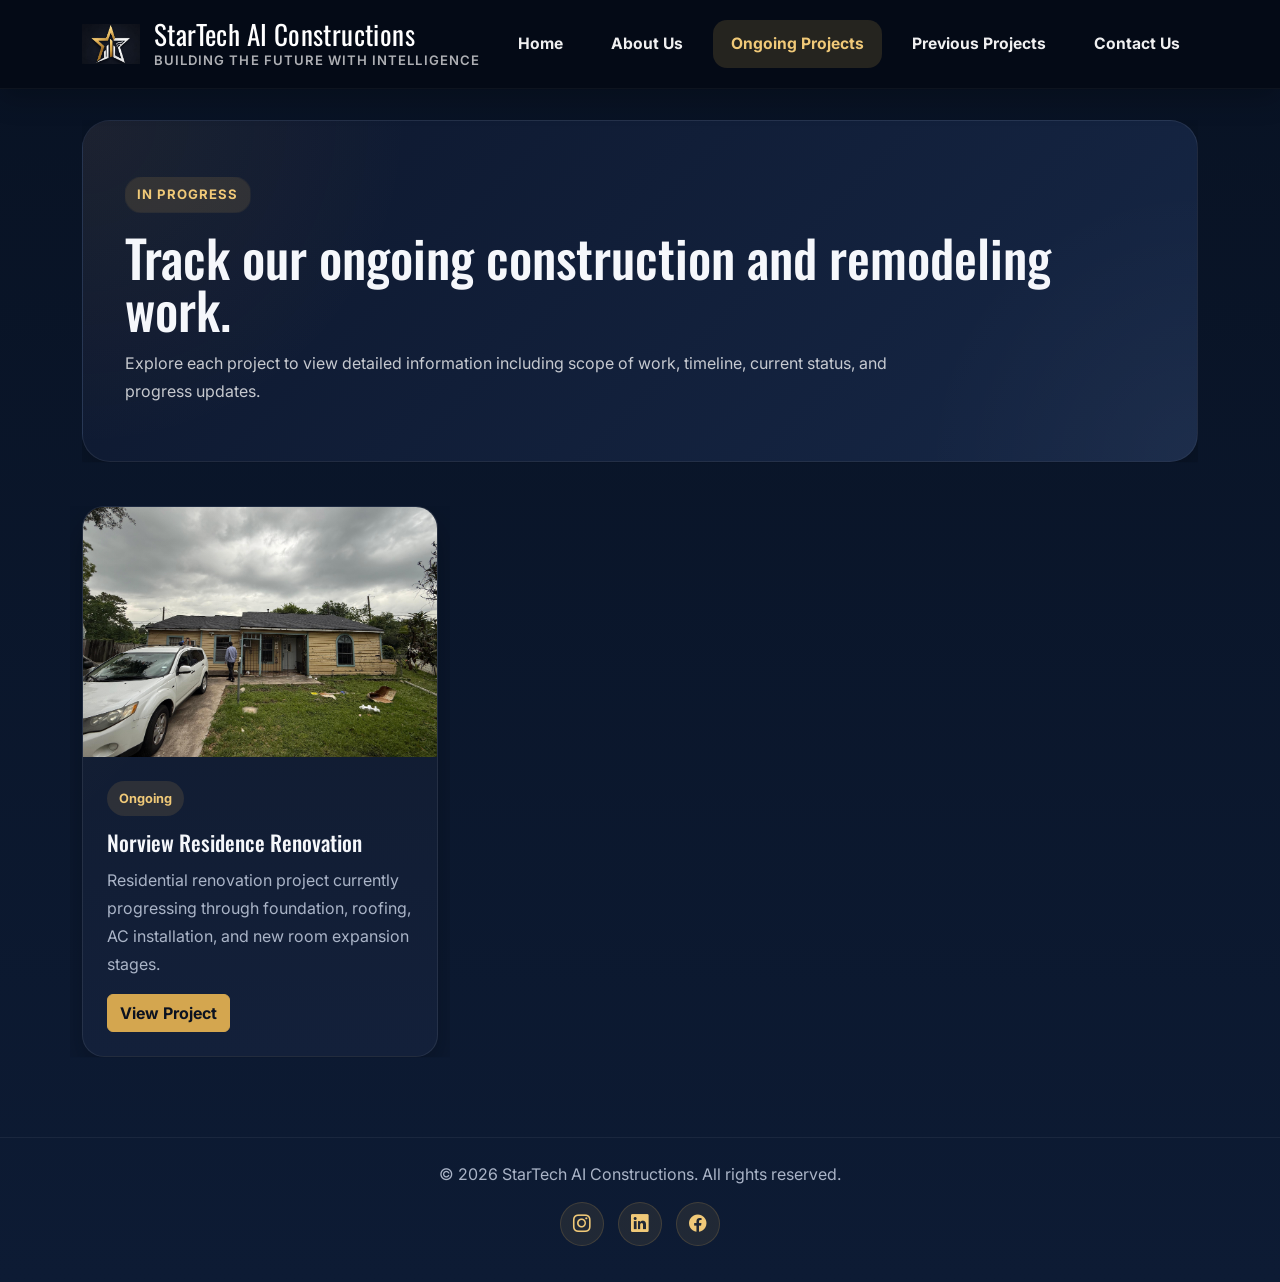
<file: ongoing-projects.html>
<!DOCTYPE html>
<html lang="en">
<head>
  <meta charset="UTF-8" />
  <meta name="viewport" content="width=device-width, initial-scale=1.0" />
  <title>StarTech AI Constructions | Ongoing Projects</title>
  <meta name="description" content="Explore the ongoing construction and remodeling projects by StarTech AI Constructions." />

  <link rel="icon" type="image/jpeg" href="logo.jpeg" />
  <link rel="shortcut icon" href="logo.jpeg" type="image/jpeg" />

  <meta property="og:title" content="StarTech AI Constructions | Ongoing Projects" />
  <meta property="og:description" content="Explore the ongoing construction and remodeling projects by StarTech AI Constructions." />
  <meta property="og:image" content="logo.jpeg" />
  <meta property="og:type" content="website" />

  <link rel="preconnect" href="https://fonts.googleapis.com">
  <link rel="preconnect" href="https://fonts.gstatic.com" crossorigin>
  <link href="https://fonts.googleapis.com/css2?family=Oswald:wght@400;500;600;700&family=Inter:wght@400;500;600;700&display=swap" rel="stylesheet">
  <link href="https://cdn.jsdelivr.net/npm/bootstrap@5.3.3/dist/css/bootstrap.min.css" rel="stylesheet">
  <link rel="stylesheet" href="https://cdn.jsdelivr.net/npm/bootstrap-icons@1.11.3/font/bootstrap-icons.min.css">

  <style>
    :root {
      --accent: #d4a64f;
      --accent-dark: #b9892f;
      --gold-soft: #f0c978;
      --navy: #0b1730;
      --navy-2: #12203b;
      --dark: #050b16;
      --bg: linear-gradient(180deg, #081223 0%, #0d1b34 100%);
      --panel: #101a2d;
      --panel-2: #13203a;
      --text-dark: #eef2f9;
      --text-muted: #aab4c7;
      --white: #f5f7fb;
      --silver: #dfe5ef;
      --border: rgba(255, 255, 255, 0.08);
      --shadow: 0 15px 35px rgba(0, 0, 0, 0.28);
      --transition-smooth: 180ms cubic-bezier(0.16, 1, 0.3, 1);
      --transition-reveal: 700ms cubic-bezier(0.16, 1, 0.3, 1);
    }

    * { box-sizing: border-box; }

    html {
      scroll-behavior: smooth;
    }

    body {
      margin: 0;
      padding-top: 96px;
      font-family: 'Inter', sans-serif;
      background: var(--bg);
      color: var(--text-dark);
      overflow-x: hidden;
    }

    img { max-width: 100%; display: block; }
    a { text-decoration: none; }

    .custom-navbar {
      background: rgba(5, 11, 22, 0.9);
      backdrop-filter: blur(10px);
      box-shadow: 0 10px 25px rgba(0, 0, 0, 0.22);
      padding-top: 10px;
      padding-bottom: 10px;
      border-bottom: 1px solid rgba(255,255,255,0.04);
      transition: background var(--transition-smooth), box-shadow var(--transition-smooth);
    }

    .navbar-brand {
      font-family: 'Oswald', sans-serif;
      font-size: 1.7rem;
      letter-spacing: 0.4px;
      color: #fff !important;
      display: flex;
      align-items: center;
      gap: 14px;
      line-height: 1;
      text-decoration: none;
    }

    .brand-logo {
      width: 58px;
      height: 58px;
      object-fit: contain;
      background: transparent;
      padding: 0;
      border-radius: 0;
      flex-shrink: 0;
      transition: transform 0.5s ease;
    }

    .navbar-brand:hover .brand-logo {
      transform: rotate(-4deg) scale(1.04);
    }

    .brand-text {
      display: flex;
      flex-direction: column;
      line-height: 1.05;
    }

    .brand-text > span {
      font-size: 1em;
      color: #fff;
    }

    .brand-text small {
      font-family: 'Inter', sans-serif;
      font-size: 0.82rem;
      color: rgba(255,255,255,0.68);
      font-weight: 600;
      letter-spacing: 0.08em;
      margin-top: 5px;
      text-transform: uppercase;
    }

    .navbar-nav {
      gap: 12px;
    }

    .navbar-nav .nav-link,
    .btn,
    .project-card {
      transition:
        color var(--transition-smooth),
        background-color var(--transition-smooth),
        border-color var(--transition-smooth),
        box-shadow var(--transition-smooth),
        transform var(--transition-smooth);
    }

    .navbar-nav .nav-link {
      color: rgba(255,255,255,0.94) !important;
      font-size: 0.98rem;
      font-weight: 700;
      padding: 12px 18px !important;
      border-radius: 14px;
    }

    .navbar-nav .nav-link:hover {
      background: rgba(212,166,79,0.10);
      color: #fff !important;
      transform: translateY(-1px);
    }

    .navbar-nav .nav-link.active {
      background: rgba(212,166,79,0.16);
      color: var(--gold-soft) !important;
    }

    .navbar-toggler {
      border: none;
      box-shadow: none !important;
    }

    .navbar-toggler-icon {
      filter: brightness(0) invert(1);
    }

    .page-hero {
      padding: 24px 0 24px;
    }

    .page-hero-box {
      background: linear-gradient(135deg, #0d172d 0%, #162746 100%);
      color: #fff;
      border-radius: 28px;
      padding: 56px 42px;
      box-shadow: var(--shadow);
      border: 1px solid var(--border);
      position: relative;
      overflow: hidden;
    }

    .page-hero-box::before {
      content: "";
      position: absolute;
      inset: 0;
      background:
        radial-gradient(circle at top left, rgba(212,166,79,0.08), transparent 28%),
        radial-gradient(circle at bottom right, rgba(255,255,255,0.03), transparent 24%);
      pointer-events: none;
    }

    .eyebrow {
      display: inline-block;
      background: rgba(212,166,79,0.14);
      color: var(--gold-soft);
      font-size: 0.82rem;
      font-weight: 700;
      padding: 8px 12px;
      border-radius: 999px;
      margin-bottom: 18px;
      text-transform: uppercase;
      letter-spacing: 0.08em;
      box-shadow: 0 0 0 1px rgba(212,166,79,0.08);
      position: relative;
      z-index: 1;
    }

    .page-hero-box h1,
    .project-card h5 {
      font-family: 'Oswald', sans-serif;
    }

    .page-hero-box h1 {
      font-size: clamp(2.4rem, 4vw, 4.4rem);
      line-height: 1.02;
      margin-bottom: 14px;
      color: var(--white);
      position: relative;
      z-index: 1;
    }

    .page-hero-box p {
      color: rgba(255,255,255,0.76);
      line-height: 1.75;
      margin-bottom: 0;
      position: relative;
      z-index: 1;
      max-width: 780px;
    }

    .section-block {
      padding: 20px 0 80px;
    }

    .project-card {
      background: linear-gradient(180deg, var(--panel) 0%, var(--panel-2) 100%);
      border: 1px solid var(--border);
      border-radius: 22px;
      box-shadow: var(--shadow);
      overflow: hidden;
      height: 100%;
      position: relative;
    }

    .project-card::before {
      content: "";
      position: absolute;
      inset: 0;
      background: linear-gradient(135deg, rgba(212,166,79,0.04), transparent 35%);
      pointer-events: none;
    }

    .project-card:hover {
      transform: translateY(-6px);
      box-shadow: 0 18px 40px rgba(0,0,0,0.34);
    }

    .project-card img {
      width: 100%;
      height: 250px;
      object-fit: cover;
      transition: transform 0.8s ease;
    }

    .project-card:hover img {
      transform: scale(1.05);
    }

    .project-card .card-body {
      padding: 24px;
      position: relative;
      z-index: 1;
    }

    .badge-soft {
      display: inline-block;
      background: rgba(212,166,79,0.14);
      color: var(--gold-soft);
      font-weight: 700;
      border-radius: 999px;
      padding: 8px 12px;
      margin-bottom: 14px;
      font-size: 0.8rem;
    }

    .project-card h5 {
      color: var(--white);
      margin-bottom: 10px;
      font-size: 1.35rem;
    }

    .project-card p {
      color: var(--text-muted);
      line-height: 1.75;
      margin-bottom: 0;
    }

    .btn-warning {
      background-color: var(--accent);
      border-color: var(--accent);
      color: #0b1220;
      font-weight: 700;
    }

    .btn-warning:hover {
      background-color: var(--accent-dark);
      border-color: var(--accent-dark);
      color: #0b1220;
      transform: translateY(-2px);
      box-shadow: 0 0 0 1px rgba(212,166,79,0.25), 0 14px 34px rgba(212,166,79,0.18);
    }

    .btn-warning:active {
      transform: translateY(0);
    }

    .footer {
      padding: 24px 0 36px;
      color: var(--text-muted);
      border-top: 1px solid rgba(255,255,255,0.06);
    }

    .reveal {
      opacity: 0;
      clip-path: inset(0 0 12% 0);
      transition:
        opacity var(--transition-reveal),
        clip-path var(--transition-reveal);
    }

    .reveal.show {
      opacity: 1;
      clip-path: inset(0 0 0 0);
    }

    .reveal-delay-1 { transition-delay: 0.08s; }
    .reveal-delay-2 { transition-delay: 0.16s; }

    @media (max-width: 991.98px) {
      body { padding-top: 88px; }

      .navbar-nav {
        gap: 6px;
        margin-top: 14px;
      }

      .navbar-nav .nav-link {
        padding: 10px 14px !important;
        border-radius: 12px;
      }

      .page-hero-box {
        padding: 36px 24px;
      }
    }

    @media (max-width: 767.98px) {
      .page-hero-box,
      .project-card {
        border-radius: 18px;
      }

      .page-hero-box h1 {
        font-size: 2.4rem;
      }

      .project-card img {
        height: 220px;
      }

      .navbar-brand {
        font-size: 1.08rem;
        gap: 10px;
      }

      .brand-logo {
        width: 48px;
        height: 48px;
      }

      .brand-text small {
        font-size: 0.64rem;
        margin-top: 4px;
      }
    }

    @media (prefers-reduced-motion: reduce) {
      html {
        scroll-behavior: auto;
      }

      .reveal,
      .reveal.show,
      .btn,
      .project-card,
      .brand-logo,
      .project-card img {
        animation: none !important;
        transition: none !important;
        transform: none !important;
        opacity: 1 !important;
        clip-path: none !important;
      }
    }
    .social-links {
  display: flex;
  justify-content: center;
  align-items: center;
  gap: 14px;
  margin-top: 16px;
  width: 100%;
}

.social-links a {
  width: 44px;
  height: 44px;
  display: inline-flex;
  align-items: center;
  justify-content: center;
  border-radius: 50%;
  background: rgba(212, 166, 79, 0.10);
  color: #f0c978;
  border: 1px solid rgba(212, 166, 79, 0.18);
  font-size: 1.1rem;
  transition: all 0.25s ease;
}

.social-links a:hover {
  background: #d4a64f;
  color: #0b1220;
  transform: translateY(-2px);
  box-shadow: 0 10px 24px rgba(212, 166, 79, 0.18);
}
  </style>
</head>
<body>

  <nav class="navbar navbar-expand-lg custom-navbar fixed-top">
    <div class="container">
      <a class="navbar-brand" href="index.html">
        <img src="logo.jpeg" alt="StarTech AI Constructions logo" class="brand-logo">
        <span class="brand-text">
          <span>StarTech AI Constructions</span>
          <small>BUILDING THE FUTURE WITH INTELLIGENCE</small>
        </span>
      </a>

      <button class="navbar-toggler" type="button" data-bs-toggle="collapse" data-bs-target="#mainNavbar" aria-controls="mainNavbar" aria-expanded="false" aria-label="Toggle navigation">
        <span class="navbar-toggler-icon"></span>
      </button>

      <div class="collapse navbar-collapse justify-content-end" id="mainNavbar">
        <ul class="navbar-nav align-items-lg-center ms-auto">
          <li class="nav-item"><a class="nav-link" href="index.html">Home</a></li>
          <li class="nav-item"><a class="nav-link" href="about.html">About Us</a></li>
          <li class="nav-item"><a class="nav-link active" href="ongoing-projects.html">Ongoing Projects</a></li>
          <li class="nav-item"><a class="nav-link" href="previous-projects.html">Previous Projects</a></li>
          <li class="nav-item"><a class="nav-link" href="contact.html">Contact Us</a></li>
        </ul>
      </div>
    </div>
  </nav>

  <main>
    <section class="page-hero">
      <div class="container">
        <div class="page-hero-box reveal">
          <span class="eyebrow reveal reveal-delay-1">In Progress</span>
          <h1 class="reveal reveal-delay-1">Track our ongoing construction and remodeling work.</h1>
          <p class="reveal reveal-delay-2">
            Explore each project to view detailed information including scope of work, timeline, current status, and progress updates.
          </p>
        </div>
      </div>
    </section>

    <section class="section-block">
      <div class="container">
        <div class="row g-4">
          <div class="col-md-6 col-xl-4 reveal reveal-delay-1">
            <div class="project-card">
              <img src="norview.jpeg" alt="Luxury villa construction" loading="lazy">
              <div class="card-body">
                <span class="badge-soft">Ongoing</span>
                <h5>Norview Residence Renovation</h5>
                <p>Residential renovation project currently progressing through foundation, roofing, AC installation, and new room expansion stages.</p>
                <a href="ongoing-project-norview.html" class="btn btn-warning mt-3">View Project</a>
              </div>
            </div>
          </div>


        </div>
      </div>
    </section>

<footer class="footer">
  <div class="container text-center">
    <p class="mb-2">© 2026 StarTech AI Constructions. All rights reserved.</p>

    <div class="social-links">
      <a href="https://www.instagram.com/startechaiconstructions/" target="_blank" rel="noopener noreferrer" aria-label="Instagram">
        <i class="bi bi-instagram"></i>
      </a>
      <a href="https://www.linkedin.com/in/startechai-constructions-90473040b" target="_blank" rel="noopener noreferrer" aria-label="LinkedIn">
        <i class="bi bi-linkedin"></i>
      </a>
      <a href="https://www.facebook.com/share/14fzLAuYKRT/" target="_blank" rel="noopener noreferrer" aria-label="Facebook">
        <i class="bi bi-facebook"></i>
      </a>
    </div>
  </div>
</footer>
  </main>

  <script>
    const observer = new IntersectionObserver((entries) => {
      entries.forEach((entry) => {
        if (entry.isIntersecting) {
          entry.target.classList.add('show');
        }
      });
    }, { threshold: 0.18 });

    document.querySelectorAll('.reveal').forEach((el) => observer.observe(el));
  </script>

  <script src="https://cdn.jsdelivr.net/npm/bootstrap@5.3.3/dist/js/bootstrap.bundle.min.js"></script>
</body>
</html>
</file>
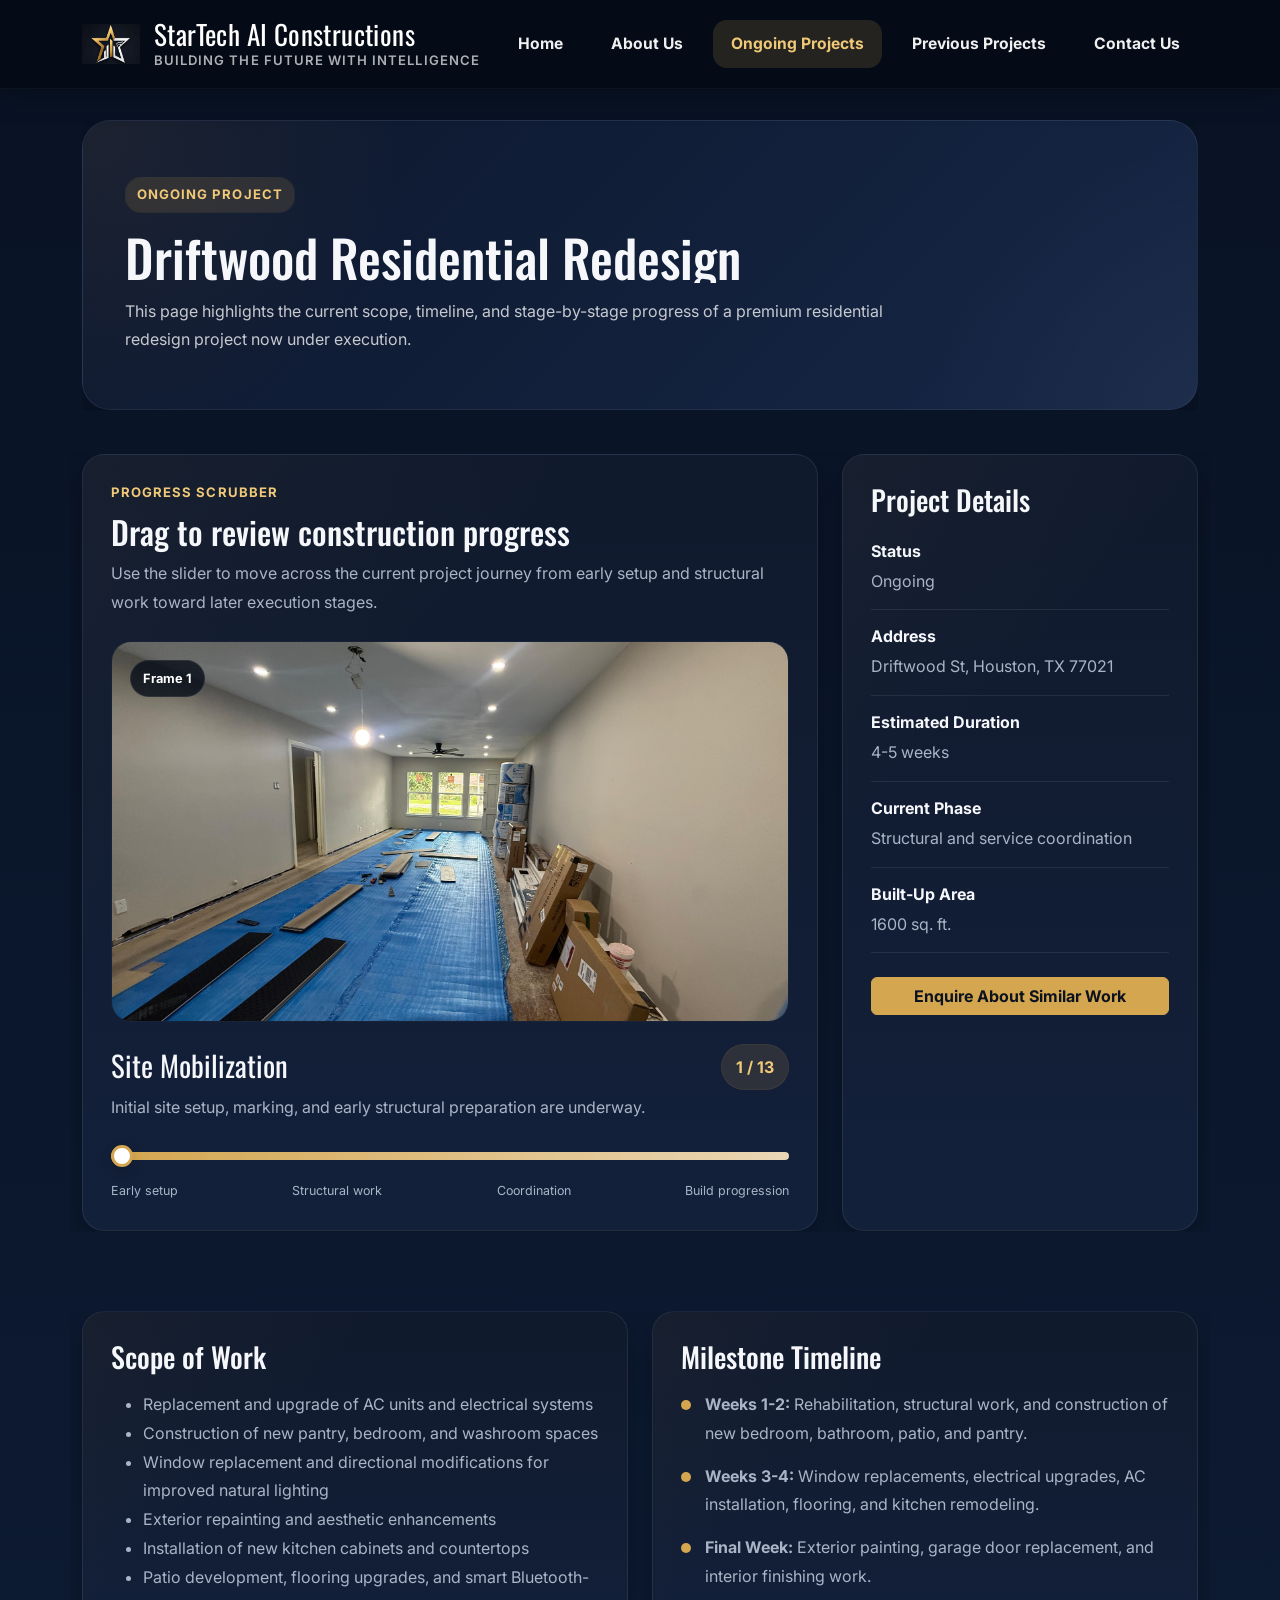
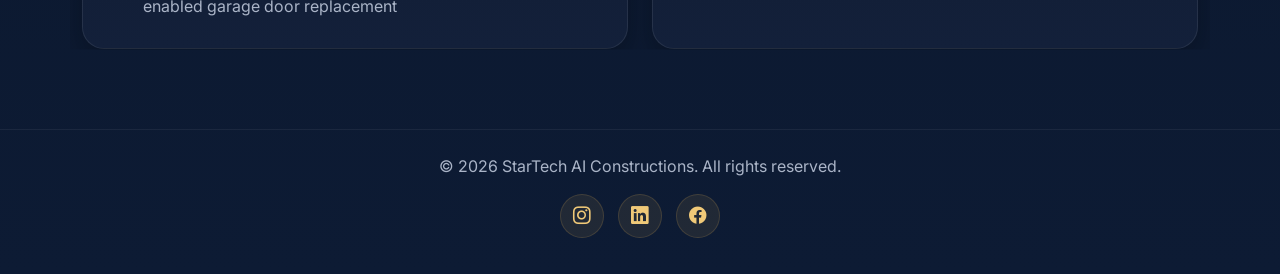
<file: previous-project-driftwood.html>
<!DOCTYPE html>
<html lang="en">
<head>
  <meta charset="UTF-8" />
  <meta name="viewport" content="width=device-width, initial-scale=1.0" />
  <title>StarTech AI Constructions | Driftwood Residential Redesign</title>
  <meta name="description" content="Explore the ongoing Driftwood Residential Redesign project by StarTech AI Constructions, including progress stages, project scope, and milestone timeline." />

  <link rel="icon" type="image/jpeg" href="logo.jpeg" />
  <link rel="shortcut icon" href="logo.jpeg" type="image/jpeg" />

  <meta property="og:title" content="StarTech AI Constructions | Driftwood Residential Redesign" />
  <meta property="og:description" content="Explore the ongoing Driftwood Residential Redesign project by StarTech AI Constructions." />
  <meta property="og:image" content="logo.jpeg" />
  <meta property="og:type" content="website" />

  <link rel="preconnect" href="https://fonts.googleapis.com">
  <link rel="preconnect" href="https://fonts.gstatic.com" crossorigin>
  <link href="https://fonts.googleapis.com/css2?family=Oswald:wght@400;500;600;700&family=Inter:wght@400;500;600;700&display=swap" rel="stylesheet">
  <link href="https://cdn.jsdelivr.net/npm/bootstrap@5.3.3/dist/css/bootstrap.min.css" rel="stylesheet">
  <link rel="stylesheet" href="https://cdn.jsdelivr.net/npm/bootstrap-icons@1.11.3/font/bootstrap-icons.min.css">

  <style>
    :root {
      --accent: #d4a64f;
      --accent-dark: #b9892f;
      --gold-soft: #f0c978;
      --navy: #0b1730;
      --navy-2: #12203b;
      --dark: #050b16;
      --bg: linear-gradient(180deg, #081223 0%, #0d1b34 100%);
      --panel: #101a2d;
      --panel-2: #13203a;
      --text-dark: #eef2f9;
      --text-muted: #aab4c7;
      --white: #f5f7fb;
      --silver: #dfe5ef;
      --border: rgba(255, 255, 255, 0.08);
      --shadow: 0 15px 35px rgba(0, 0, 0, 0.28);
      --transition-smooth: 180ms cubic-bezier(0.16, 1, 0.3, 1);
      --transition-reveal: 700ms cubic-bezier(0.16, 1, 0.3, 1);
    }

    * {
      box-sizing: border-box;
    }

    html {
      scroll-behavior: smooth;
    }

    body {
      margin: 0;
      padding-top: 96px;
      font-family: 'Inter', sans-serif;
      background: var(--bg);
      color: var(--text-dark);
      overflow-x: hidden;
    }

    img {
      max-width: 100%;
      display: block;
    }

    a {
      text-decoration: none;
    }

    .custom-navbar {
      background: rgba(5, 11, 22, 0.9);
      backdrop-filter: blur(10px);
      box-shadow: 0 10px 25px rgba(0, 0, 0, 0.22);
      padding-top: 10px;
      padding-bottom: 10px;
      border-bottom: 1px solid rgba(255,255,255,0.04);
      transition: background var(--transition-smooth), box-shadow var(--transition-smooth);
    }

    .navbar-brand {
      font-family: 'Oswald', sans-serif;
      font-size: 1.7rem;
      letter-spacing: 0.4px;
      color: #fff !important;
      display: flex;
      align-items: center;
      gap: 14px;
      line-height: 1;
      text-decoration: none;
    }

    .brand-logo {
      width: 58px;
      height: 58px;
      object-fit: contain;
      background: transparent;
      padding: 0;
      border-radius: 0;
      flex-shrink: 0;
      transition: transform 0.5s ease;
    }

    .navbar-brand:hover .brand-logo {
      transform: rotate(-4deg) scale(1.04);
    }

    .brand-text {
      display: flex;
      flex-direction: column;
      line-height: 1.05;
    }

    .brand-text > span {
      font-size: 1em;
      color: #fff;
    }

    .brand-text small {
      font-family: 'Inter', sans-serif;
      font-size: 0.82rem;
      color: rgba(255,255,255,0.68);
      font-weight: 600;
      letter-spacing: 0.08em;
      margin-top: 5px;
      text-transform: uppercase;
    }

    .navbar-nav {
      gap: 12px;
    }

    .navbar-nav .nav-link,
    .btn,
    .scrub-card,
    .project-meta,
    .content-card {
      transition:
        color var(--transition-smooth),
        background-color var(--transition-smooth),
        border-color var(--transition-smooth),
        box-shadow var(--transition-smooth),
        transform var(--transition-smooth);
    }

    .navbar-nav .nav-link {
      color: rgba(255,255,255,0.94) !important;
      font-size: 0.98rem;
      font-weight: 700;
      padding: 12px 18px !important;
      border-radius: 14px;
    }

    .navbar-nav .nav-link:hover {
      background: rgba(212,163,79,0.10);
      color: #fff !important;
      transform: translateY(-1px);
    }

    .navbar-nav .nav-link.active {
      background: rgba(212,163,79,0.16);
      color: var(--gold-soft) !important;
    }

    .navbar-toggler {
      border: none;
      box-shadow: none !important;
    }

    .navbar-toggler-icon {
      filter: brightness(0) invert(1);
    }

    .page-hero {
      padding: 24px 0 24px;
    }

    .page-hero-box {
      background: linear-gradient(135deg, #0d172d 0%, #162746 100%);
      color: #fff;
      border-radius: 28px;
      padding: 56px 42px;
      box-shadow: var(--shadow);
      border: 1px solid var(--border);
      position: relative;
      overflow: hidden;
    }

    .page-hero-box::before {
      content: "";
      position: absolute;
      inset: 0;
      background:
        radial-gradient(circle at top left, rgba(212,166,79,0.08), transparent 28%),
        radial-gradient(circle at bottom right, rgba(255,255,255,0.03), transparent 24%);
      pointer-events: none;
    }

    .eyebrow {
      display: inline-block;
      background: rgba(212,163,79,0.14);
      color: var(--gold-soft);
      font-size: 0.82rem;
      font-weight: 700;
      padding: 8px 12px;
      border-radius: 999px;
      margin-bottom: 18px;
      text-transform: uppercase;
      letter-spacing: 0.08em;
      box-shadow: 0 0 0 1px rgba(212,166,79,0.08);
      position: relative;
      z-index: 1;
    }

    .page-hero-box h1,
    .section-heading h2,
    .project-meta h3,
    .content-card h3,
    .scrub-title {
      font-family: 'Oswald', sans-serif;
    }

    .page-hero-box h1 {
      font-size: clamp(2.4rem, 4vw, 4.4rem);
      line-height: 1.02;
      margin-bottom: 14px;
      color: var(--white);
      position: relative;
      z-index: 1;
    }

    .page-hero-box p {
      color: rgba(255,255,255,0.76);
      line-height: 1.75;
      margin-bottom: 0;
      max-width: 820px;
      position: relative;
      z-index: 1;
    }

    .section-block {
      padding: 20px 0 80px;
    }

    .scrub-card,
    .project-meta,
    .content-card {
      background: linear-gradient(180deg, var(--panel) 0%, var(--panel-2) 100%);
      border: 1px solid var(--border);
      border-radius: 22px;
      box-shadow: var(--shadow);
      padding: 28px;
      height: 100%;
      position: relative;
      overflow: hidden;
    }

    .scrub-card::before,
    .project-meta::before,
    .content-card::before {
      content: "";
      position: absolute;
      inset: 0;
      background: linear-gradient(135deg, rgba(212,166,79,0.04), transparent 35%);
      pointer-events: none;
    }

    .scrub-card:hover,
    .project-meta:hover,
    .content-card:hover {
      box-shadow: 0 18px 40px rgba(0,0,0,0.34);
    }

    .section-heading {
      margin-bottom: 24px;
      position: relative;
      z-index: 1;
    }

    .section-heading .small-title {
      color: var(--gold-soft);
      text-transform: uppercase;
      font-size: 0.82rem;
      letter-spacing: 0.08em;
      font-weight: 700;
    }

    .section-heading h2 {
      font-size: clamp(1.8rem, 2.5vw, 3rem);
      margin: 10px 0 8px;
      color: var(--white);
    }

    .section-heading p,
    .project-meta p,
    .content-card p,
    .content-card li,
    .meta-item span,
    .scrub-desc,
    .scrub-scale {
      color: var(--text-muted);
      line-height: 1.8;
      position: relative;
      z-index: 1;
    }

    .scrub-image-wrap {
      position: relative;
      border-radius: 20px;
      overflow: hidden;
      background: #0d172d;
      aspect-ratio: 16 / 9;
      margin-bottom: 22px;
      border: 1px solid rgba(255,255,255,0.05);
    }

    .scrub-image-wrap img {
      width: 100%;
      height: 100%;
      object-fit: cover;
    }

    .scrub-badge {
      position: absolute;
      top: 18px;
      left: 18px;
      background: rgba(5,11,22,0.78);
      color: #fff;
      padding: 8px 12px;
      border-radius: 999px;
      font-size: 0.8rem;
      font-weight: 700;
      border: 1px solid rgba(255,255,255,0.08);
      z-index: 2;
    }

    .scrub-meta {
      display: flex;
      justify-content: space-between;
      align-items: start;
      gap: 16px;
      margin-bottom: 20px;
      flex-wrap: wrap;
      position: relative;
      z-index: 1;
    }

    .scrub-title {
      font-size: 1.8rem;
      margin-bottom: 6px;
      color: var(--white);
    }

    .scrub-desc {
      margin: 0;
      max-width: 720px;
    }

    .scrub-counter {
      background: rgba(212,163,79,0.14);
      color: var(--gold-soft);
      font-weight: 700;
      padding: 10px 14px;
      border-radius: 999px;
      white-space: nowrap;
      border: 1px solid rgba(212,166,79,0.08);
    }

    .slider-controls {
      position: relative;
      z-index: 1;
    }

    .slider-controls input[type="range"] {
      width: 100%;
      cursor: pointer;
      appearance: none;
      -webkit-appearance: none;
      height: 8px;
      border-radius: 999px;
      background: linear-gradient(90deg, var(--accent) 0%, #ead7b6 100%);
      outline: none;
    }

    .slider-controls input[type="range"]::-webkit-slider-thumb {
      -webkit-appearance: none;
      width: 22px;
      height: 22px;
      border-radius: 50%;
      background: #fff;
      border: 3px solid var(--accent);
      box-shadow: 0 4px 12px rgba(0,0,0,0.16);
    }

    .slider-controls input[type="range"]::-moz-range-thumb {
      width: 22px;
      height: 22px;
      border-radius: 50%;
      background: #fff;
      border: 3px solid var(--accent);
    }

    .scrub-scale {
      display: flex;
      justify-content: space-between;
      gap: 8px;
      margin-top: 14px;
      font-size: 0.78rem;
      flex-wrap: wrap;
    }

    .project-meta h3,
    .content-card h3 {
      color: var(--white);
      position: relative;
      z-index: 1;
    }

    .meta-item {
      padding: 14px 0;
      border-bottom: 1px solid rgba(255,255,255,0.08);
      position: relative;
      z-index: 1;
    }

    .meta-item:last-child {
      border-bottom: none;
    }

    .meta-item strong {
      display: block;
      margin-bottom: 4px;
      color: var(--white);
    }

    .timeline-list {
      list-style: none;
      padding: 0;
      margin: 0;
      position: relative;
      z-index: 1;
    }

    .timeline-list li {
      position: relative;
      padding-left: 24px;
      margin-bottom: 14px;
      color: var(--text-muted);
    }

    .timeline-list li::before {
      content: "";
      position: absolute;
      left: 0;
      top: 10px;
      width: 10px;
      height: 10px;
      border-radius: 50%;
      background: var(--accent);
    }

    .btn-warning {
      background-color: var(--accent);
      border-color: var(--accent);
      color: #0b1220;
      font-weight: 700;
    }

    .btn-warning:hover {
      background-color: var(--accent-dark);
      border-color: var(--accent-dark);
      color: #0b1220;
      transform: translateY(-2px);
      box-shadow: 0 0 0 1px rgba(212,166,79,0.25), 0 14px 34px rgba(212,166,79,0.18);
    }

    .btn-warning:active {
      transform: translateY(0);
    }

    .footer {
      padding: 24px 0 36px;
      color: var(--text-muted);
      border-top: 1px solid rgba(255,255,255,0.06);
    }

    .reveal {
      opacity: 0;
      clip-path: inset(0 0 12% 0);
      transition:
        opacity var(--transition-reveal),
        clip-path var(--transition-reveal);
    }

    .reveal.show {
      opacity: 1;
      clip-path: inset(0 0 0 0);
    }

    .reveal-delay-1 { transition-delay: 0.08s; }
    .reveal-delay-2 { transition-delay: 0.16s; }
    .reveal-delay-3 { transition-delay: 0.24s; }

    @media (max-width: 991.98px) {
      body {
        padding-top: 88px;
      }

      .navbar-nav {
        gap: 6px;
        margin-top: 14px;
      }

      .navbar-nav .nav-link {
        padding: 10px 14px !important;
        border-radius: 12px;
      }

      .page-hero-box {
        padding: 36px 24px;
      }
    }

    @media (max-width: 767.98px) {
      .page-hero-box,
      .scrub-card,
      .project-meta,
      .content-card,
      .scrub-image-wrap {
        border-radius: 18px;
      }

      .page-hero-box h1 {
        font-size: 2.4rem;
      }

      .scrub-title {
        font-size: 1.45rem;
      }

      .scrub-scale {
        flex-direction: column;
        align-items: flex-start;
      }

      .navbar-brand {
        font-size: 1.08rem;
        gap: 10px;
      }

      .brand-logo {
        width: 48px;
        height: 48px;
      }

      .brand-text small {
        font-size: 0.64rem;
        margin-top: 4px;
      }
    }

    @media (prefers-reduced-motion: reduce) {
      html {
        scroll-behavior: auto;
      }

      .reveal,
      .reveal.show,
      .btn,
      .scrub-card,
      .project-meta,
      .content-card,
      .brand-logo,
      #scrubImage {
        animation: none !important;
        transition: none !important;
        transform: none !important;
        opacity: 1 !important;
        clip-path: none !important;
      }
    }
    .social-links {
  display: flex;
  justify-content: center;
  align-items: center;
  gap: 14px;
  margin-top: 16px;
  width: 100%;
}

.social-links a {
  width: 44px;
  height: 44px;
  display: inline-flex;
  align-items: center;
  justify-content: center;
  border-radius: 50%;
  background: rgba(212, 166, 79, 0.10);
  color: #f0c978;
  border: 1px solid rgba(212, 166, 79, 0.18);
  font-size: 1.1rem;
  transition: all 0.25s ease;
}

.social-links a:hover {
  background: #d4a64f;
  color: #0b1220;
  transform: translateY(-2px);
  box-shadow: 0 10px 24px rgba(212, 166, 79, 0.18);
}
  </style>
</head>
<body>

  <nav class="navbar navbar-expand-lg custom-navbar fixed-top">
    <div class="container">
      <a class="navbar-brand" href="index.html">
        <img src="logo.jpeg" alt="StarTech AI Constructions logo" class="brand-logo">
        <span class="brand-text">
          <span>StarTech AI Constructions</span>
          <small>BUILDING THE FUTURE WITH INTELLIGENCE</small>
        </span>
      </a>

      <button class="navbar-toggler" type="button" data-bs-toggle="collapse" data-bs-target="#mainNavbar" aria-controls="mainNavbar" aria-expanded="false" aria-label="Toggle navigation">
        <span class="navbar-toggler-icon"></span>
      </button>

      <div class="collapse navbar-collapse justify-content-end" id="mainNavbar">
        <ul class="navbar-nav align-items-lg-center ms-auto">
          <li class="nav-item"><a class="nav-link" href="index.html">Home</a></li>
          <li class="nav-item"><a class="nav-link" href="about.html">About Us</a></li>
          <li class="nav-item"><a class="nav-link active" href="ongoing-projects.html">Ongoing Projects</a></li>
          <li class="nav-item"><a class="nav-link" href="previous-projects.html">Previous Projects</a></li>
          <li class="nav-item"><a class="nav-link" href="contact.html">Contact Us</a></li>
        </ul>
      </div>
    </div>
  </nav>

  <main>
    <section class="page-hero">
      <div class="container">
        <div class="page-hero-box reveal">
          <span class="eyebrow reveal reveal-delay-1">Ongoing Project</span>
          <h1 class="reveal reveal-delay-1">Driftwood Residential Redesign</h1>
          <p class="reveal reveal-delay-2">
            This page highlights the current scope, timeline, and stage-by-stage progress of a premium residential redesign project now under execution.
          </p>
        </div>
      </div>
    </section>

    <section class="section-block">
      <div class="container">
        <div class="row g-4">
          <div class="col-lg-8 reveal reveal-delay-1">
            <div class="scrub-card">
              <div class="section-heading">
                <div class="small-title">Progress Scrubber</div>
                <h2>Drag to review construction progress</h2>
                <p>Use the slider to move across the current project journey from early setup and structural work toward later execution stages.</p>
              </div>

              <div class="scrub-image-wrap">
                <span class="scrub-badge" id="scrubBadge">Frame 1</span>
                <img id="scrubImage" src="driftwood1.jpeg" alt="Driftwood Residential Redesign progress frame 1">
              </div>

              <div class="scrub-meta">
                <div>
                  <div class="scrub-title" id="scrubTitle">Site Mobilization</div>
                  <p class="scrub-desc" id="scrubDesc">Initial site setup, marking, and early structural preparation are underway.</p>
                </div>
                <div class="scrub-counter" id="scrubCounter">1 / 7</div>
              </div>

              <div class="slider-controls">
                <input type="range" id="scrubRange" min="0" max="6" step="1" value="0" aria-label="Driftwood project progress scrubber">
              </div>

              <div class="scrub-scale">
                <span>Early setup</span>
                <span>Structural work</span>
                <span>Coordination</span>
                <span>Build progression</span>
              </div>
            </div>
          </div>

          <div class="col-lg-4 reveal reveal-delay-2">
            <div class="project-meta">
              <h3>Project Details</h3>

              <div class="meta-item">
                <strong>Status</strong>
                <span>Ongoing</span>
              </div>
              <div class="meta-item">
                <strong>Address</strong>
                <span>Driftwood St, Houston, TX 77021</span>
              </div>
              <div class="meta-item">
                <strong>Estimated Duration</strong>
                <span>4-5 weeks</span>
              </div>
              <div class="meta-item">
                <strong>Current Phase</strong>
                <span>Structural and service coordination</span>
              </div>
              <div class="meta-item">
                <strong>Built-Up Area</strong>
                <span>1600 sq. ft.</span>
              </div>

              <a href="contact.html" class="btn btn-warning mt-4 w-100">Enquire About Similar Work</a>
            </div>
          </div>
        </div>
      </div>
    </section>

    <section class="section-block pt-0">
      <div class="container">
        <div class="row g-4">
          <div class="col-lg-6 reveal reveal-delay-1">
            <div class="content-card h-100">
              <h3>Scope of Work</h3>
              <ul class="mt-3 mb-0">
                <li>Replacement and upgrade of AC units and electrical systems</li>
                <li>Construction of new pantry, bedroom, and washroom spaces</li>
                <li>Window replacement and directional modifications for improved natural lighting</li>
                <li>Exterior repainting and aesthetic enhancements</li>
                <li>Installation of new kitchen cabinets and countertops</li>
                <li>Patio development, flooring upgrades, and smart Bluetooth-enabled garage door replacement</li>
              </ul>
            </div>
          </div>

          <div class="col-lg-6 reveal reveal-delay-2">
            <div class="content-card h-100">
              <h3>Milestone Timeline</h3>
              <ul class="timeline-list mt-3">
                <li><strong>Weeks 1-2:</strong> Rehabilitation, structural work, and construction of new bedroom, bathroom, patio, and pantry.</li>
                <li><strong>Weeks 3-4:</strong> Window replacements, electrical upgrades, AC installation, flooring, and kitchen remodeling.</li>
                <li><strong>Final Week:</strong> Exterior painting, garage door replacement, and interior finishing work.</li>
              </ul>
            </div>
          </div>
        </div>
      </div>
    </section>

<footer class="footer">
  <div class="container text-center">
    <p class="mb-2">© 2026 StarTech AI Constructions. All rights reserved.</p>

    <div class="social-links">
      <a href="https://www.instagram.com/startechaiconstructions/" target="_blank" rel="noopener noreferrer" aria-label="Instagram">
        <i class="bi bi-instagram"></i>
      </a>
      <a href="https://www.linkedin.com/in/startechai-constructions-90473040b" target="_blank" rel="noopener noreferrer" aria-label="LinkedIn">
        <i class="bi bi-linkedin"></i>
      </a>
      <a href="https://www.facebook.com/share/14fzLAuYKRT/" target="_blank" rel="noopener noreferrer" aria-label="Facebook">
        <i class="bi bi-facebook"></i>
      </a>
    </div>
  </div>
</footer>
  </main>

  <script>
    document.addEventListener("DOMContentLoaded", function () {
      const frames = [
        {
          title: "Site Mobilization",
          desc: "Initial site setup, marking, and early structural preparation are underway.",
          image: "driftwood1.jpeg"
        },
        {
          title: "Foundation Preparation",
          desc: "Foundation-level work and site excavation continue across the footprint.",
          image: "driftwood2.jpeg"
        },
        {
          title: "Structural Layout",
          desc: "Early structural systems are being established for the main build.",
          image: "driftwood3.jpeg"
        },
        {
          title: "Frame Progress",
          desc: "The project is moving into core frame and load-bearing construction stages.",
          image: "driftwood4.jpeg"
        },
        {
          title: "Interior Build-Out",
          desc: "Wall build-outs and spatial definition are progressing across key areas.",
          image: "driftwood5.jpeg"
        },
        {
          title: "Ceiling & Surface Prep",
          desc: "Mechanical, electrical, and interior coordination activities are advancing on site.",
          image: "driftwood6.jpeg"
        },
        {
          title: "Flooring Progress",
          desc: "The site is transitioning toward later-stage preparation before final finishes.",
          image: "driftwood7.jpeg"
        },
                {
          title: "Carpentry & Fitments",
          desc: "Initial site setup, marking, and early structural preparation are underway.",
          image: "driftwood8.jpeg"
        },
                {
          title: "Lighting & Finishes",
          desc: "Initial site setup, marking, and early structural preparation are underway.",
          image: "driftwood12.jpeg"
        },
                {
          title: "Final Styling",
          desc: "Initial site setup, marking, and early structural preparation are underway.",
          image: "driftwood10.jpeg"
        },
                {
          title: "Site Mobilization",
          desc: "Initial site setup, marking, and early structural preparation are underway.",
          image: "driftwood11.jpeg"
        },
                {
          title: "Cleared Structure",
          desc: "Initial site setup, marking, and early structural preparation are underway.",
          image: "driftwood9.jpeg"
        },
                {
          title: "Service Routing",
          desc: "Initial site setup, marking, and early structural preparation are underway.",
          image: "driftwood13.jpeg"
        }
      ];

      const scrubImage = document.getElementById("scrubImage");
      const scrubBadge = document.getElementById("scrubBadge");
      const scrubTitle = document.getElementById("scrubTitle");
      const scrubDesc = document.getElementById("scrubDesc");
      const scrubCounter = document.getElementById("scrubCounter");
      const scrubRange = document.getElementById("scrubRange");

      if (!scrubImage || !scrubBadge || !scrubTitle || !scrubDesc || !scrubCounter || !scrubRange) return;

      scrubRange.max = frames.length - 1;

      function renderFrame(index) {
        const frame = frames[index];
        if (!frame) return;

        scrubImage.src = frame.image;
        scrubImage.alt = frame.title + " progress image";
        scrubBadge.textContent = "Frame " + (index + 1);
        scrubTitle.textContent = frame.title;
        scrubDesc.textContent = frame.desc;
        scrubCounter.textContent = (index + 1) + " / " + frames.length;
      }

      scrubRange.addEventListener("input", function () {
        renderFrame(Number(scrubRange.value));
      });

      renderFrame(0);

      const observer = new IntersectionObserver((entries) => {
        entries.forEach((entry) => {
          if (entry.isIntersecting) {
            entry.target.classList.add("show");
          }
        });
      }, { threshold: 0.18 });

      document.querySelectorAll(".reveal").forEach((el) => observer.observe(el));
    });
  </script>

  <script src="https://cdn.jsdelivr.net/npm/bootstrap@5.3.3/dist/js/bootstrap.bundle.min.js"></script>
</body>
</html>
</file>
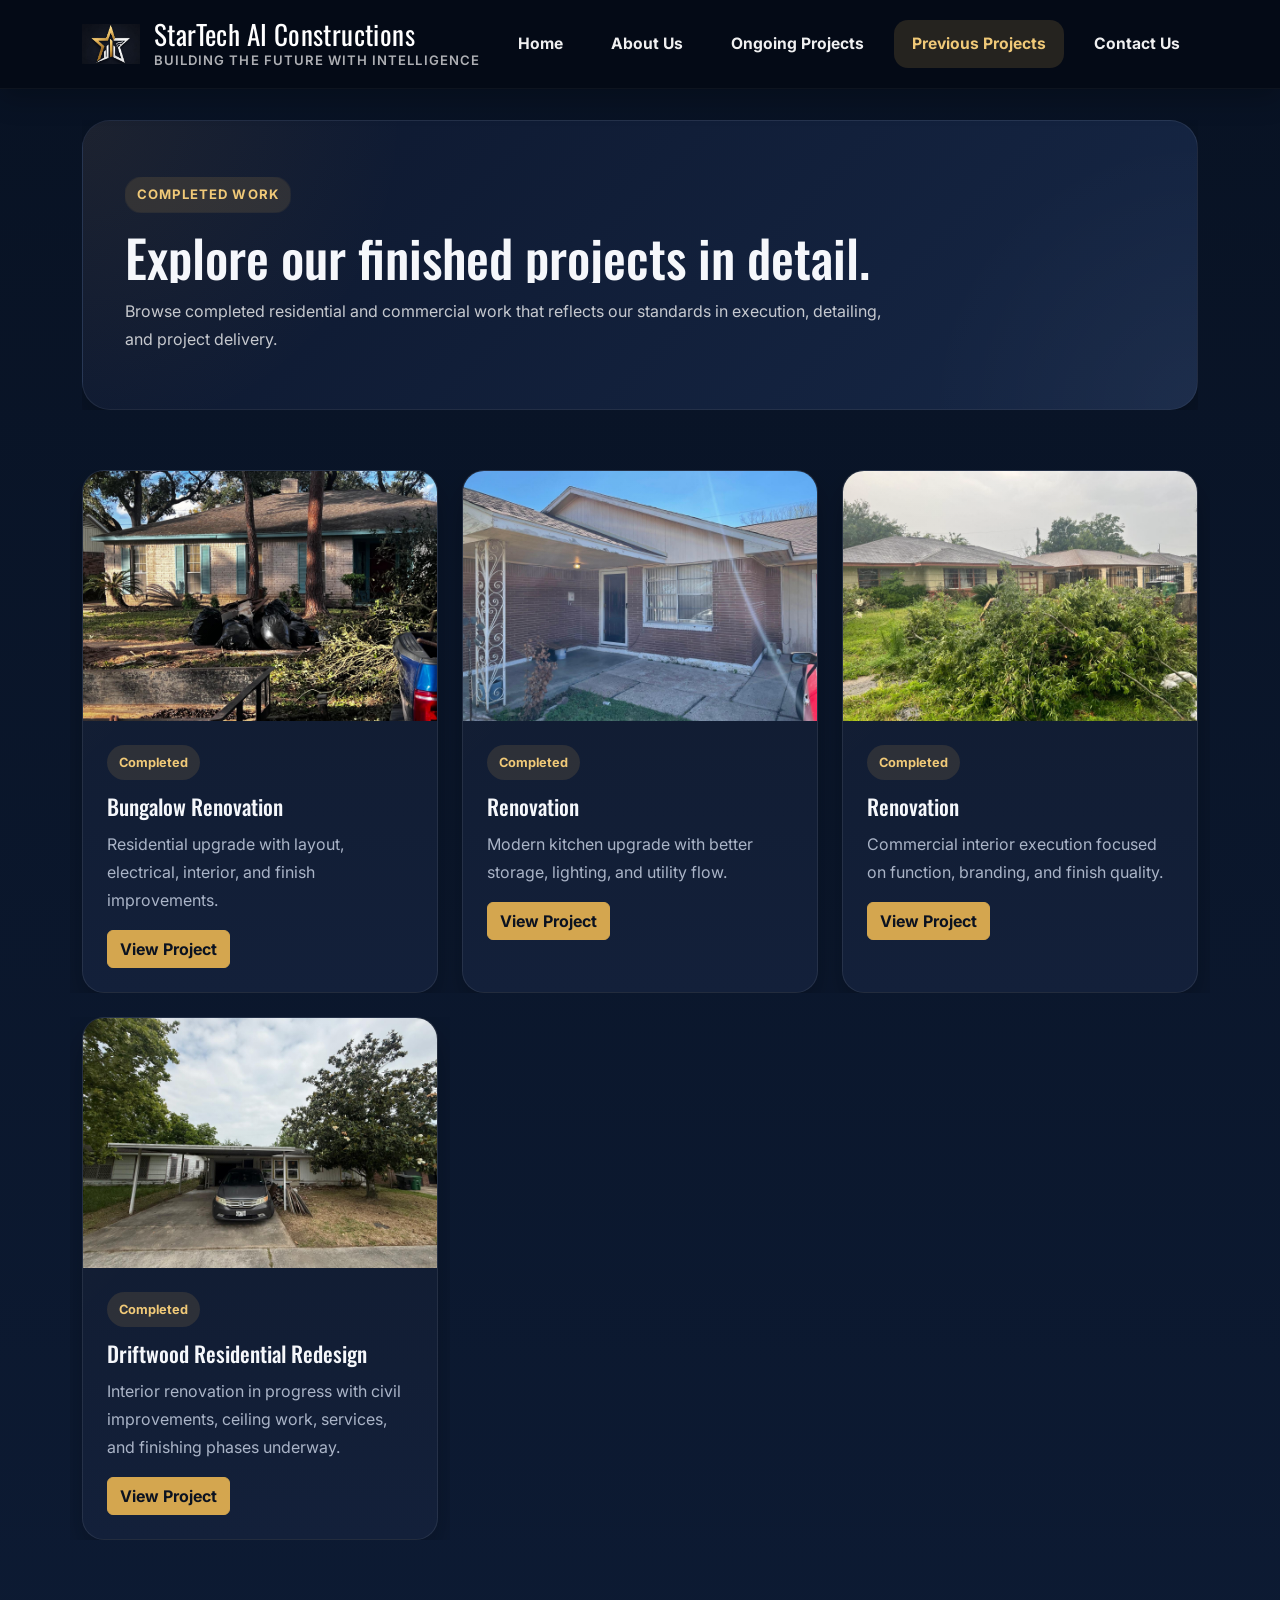
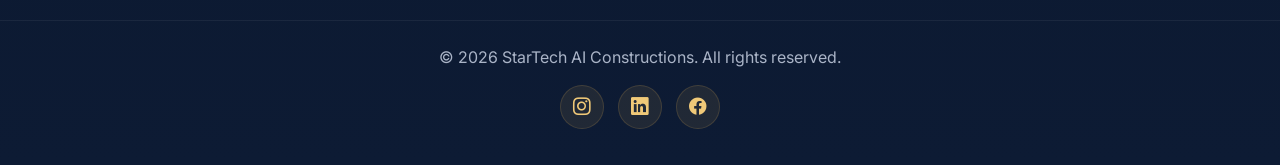
<file: previous-projects.html>
<!DOCTYPE html>
<html lang="en">
<head>
  <meta charset="UTF-8" />
  <meta name="viewport" content="width=device-width, initial-scale=1.0" />
  <title>StarTech AI Constructions | Previous Projects</title>
  <meta name="description" content="See completed construction and remodeling projects by StarTech AI Constructions." />

  <link rel="icon" type="image/jpeg" href="logo.jpeg" />
  <link rel="shortcut icon" href="logo.jpeg" type="image/jpeg" />

  <meta property="og:title" content="StarTech AI Constructions | Previous Projects" />
  <meta property="og:description" content="See completed construction and remodeling projects by StarTech AI Constructions." />
  <meta property="og:image" content="logo.jpeg" />
  <meta property="og:type" content="website" />

  <link rel="preconnect" href="https://fonts.googleapis.com">
  <link rel="preconnect" href="https://fonts.gstatic.com" crossorigin>
  <link href="https://fonts.googleapis.com/css2?family=Oswald:wght@400;500;600;700&family=Inter:wght@400;500;600;700&display=swap" rel="stylesheet">
  <link href="https://cdn.jsdelivr.net/npm/bootstrap@5.3.3/dist/css/bootstrap.min.css" rel="stylesheet">
  <link rel="stylesheet" href="https://cdn.jsdelivr.net/npm/bootstrap-icons@1.11.3/font/bootstrap-icons.min.css">

  <style>
    :root {
      --accent: #d4a64f;
      --accent-dark: #b9892f;
      --gold-soft: #f0c978;
      --navy: #0b1730;
      --navy-2: #12203b;
      --dark: #050b16;
      --bg: linear-gradient(180deg, #081223 0%, #0d1b34 100%);
      --panel: #101a2d;
      --panel-2: #13203a;
      --text-dark: #eef2f9;
      --text-muted: #aab4c7;
      --white: #f5f7fb;
      --silver: #dfe5ef;
      --border: rgba(255, 255, 255, 0.08);
      --shadow: 0 15px 35px rgba(0, 0, 0, 0.28);
      --transition-smooth: 180ms cubic-bezier(0.16, 1, 0.3, 1);
      --transition-reveal: 700ms cubic-bezier(0.16, 1, 0.3, 1);
    }

    * {
      box-sizing: border-box;
    }

    html {
      scroll-behavior: smooth;
    }

    body {
      margin: 0;
      font-family: 'Inter', sans-serif;
      background: var(--bg);
      color: var(--text-dark);
      overflow-x: hidden;
      padding-top: 96px;
    }

    img {
      max-width: 100%;
      display: block;
    }

    a {
      text-decoration: none;
    }

    .custom-navbar {
      background: rgba(5, 11, 22, 0.9);
      backdrop-filter: blur(10px);
      box-shadow: 0 10px 25px rgba(0, 0, 0, 0.22);
      padding-top: 10px;
      padding-bottom: 10px;
      border-bottom: 1px solid rgba(255,255,255,0.04);
      transition: background var(--transition-smooth), box-shadow var(--transition-smooth);
    }

    .navbar-brand {
      font-family: 'Oswald', sans-serif;
      font-size: 1.7rem;
      letter-spacing: 0.4px;
      color: #fff !important;
      display: flex;
      align-items: center;
      gap: 14px;
      line-height: 1;
      text-decoration: none;
    }

    .brand-logo {
      width: 58px;
      height: 58px;
      object-fit: contain;
      background: transparent;
      padding: 0;
      border-radius: 0;
      flex-shrink: 0;
      transition: transform 0.5s ease;
    }

    .navbar-brand:hover .brand-logo {
      transform: rotate(-4deg) scale(1.04);
    }

    .brand-text {
      display: flex;
      flex-direction: column;
      line-height: 1.05;
    }

    .brand-text > span {
      font-size: 1em;
      color: #fff;
    }

    .brand-text small {
      font-family: 'Inter', sans-serif;
      font-size: 0.82rem;
      color: rgba(255,255,255,0.68);
      font-weight: 600;
      letter-spacing: 0.08em;
      margin-top: 5px;
      text-transform: uppercase;
    }

    .navbar-nav {
      gap: 12px;
    }

    .navbar-nav .nav-link,
    .btn,
    .project-card {
      transition:
        color var(--transition-smooth),
        background-color var(--transition-smooth),
        border-color var(--transition-smooth),
        box-shadow var(--transition-smooth),
        transform var(--transition-smooth);
    }

    .navbar-nav .nav-link {
      color: rgba(255, 255, 255, 0.94) !important;
      font-size: 0.98rem;
      font-weight: 700;
      padding: 12px 18px !important;
      border-radius: 14px;
    }

    .navbar-nav .nav-link:hover {
      background: rgba(212, 163, 79, 0.10);
      color: #ffffff !important;
      transform: translateY(-1px);
    }

    .navbar-nav .nav-link.active {
      background: rgba(212, 163, 79, 0.16);
      color: var(--gold-soft) !important;
    }

    .navbar-toggler {
      border: none;
      box-shadow: none !important;
    }

    .navbar-toggler-icon {
      filter: brightness(0) invert(1);
    }

    .page-hero {
      padding: 24px 0 32px;
    }

    .page-hero-box {
      background: linear-gradient(135deg, #0d172d 0%, #162746 100%);
      color: #fff;
      border-radius: 28px;
      padding: 56px 42px;
      box-shadow: var(--shadow);
      border: 1px solid var(--border);
      position: relative;
      overflow: hidden;
    }

    .page-hero-box::before {
      content: "";
      position: absolute;
      inset: 0;
      background:
        radial-gradient(circle at top left, rgba(212,166,79,0.08), transparent 28%),
        radial-gradient(circle at bottom right, rgba(255,255,255,0.03), transparent 24%);
      pointer-events: none;
    }

    .eyebrow {
      display: inline-block;
      background: rgba(212,163,79,0.14);
      color: var(--gold-soft);
      font-size: 0.82rem;
      font-weight: 700;
      padding: 8px 12px;
      border-radius: 999px;
      margin-bottom: 18px;
      text-transform: uppercase;
      letter-spacing: 0.08em;
      box-shadow: 0 0 0 1px rgba(212,166,79,0.08);
      position: relative;
      z-index: 1;
    }

    .page-hero-box h1,
    .project-card h5 {
      font-family: 'Oswald', sans-serif;
    }

    .page-hero-box h1 {
      font-size: clamp(2.4rem, 4vw, 4.4rem);
      line-height: 1.02;
      margin-bottom: 14px;
      color: var(--white);
      position: relative;
      z-index: 1;
    }

    .page-hero-box p {
      color: rgba(255,255,255,0.76);
      line-height: 1.75;
      margin-bottom: 0;
      max-width: 780px;
      position: relative;
      z-index: 1;
    }

    .section-block {
      padding: 28px 0 80px;
    }

    .project-card {
      background: linear-gradient(180deg, var(--panel) 0%, var(--panel-2) 100%);
      border: 1px solid var(--border);
      border-radius: 22px;
      box-shadow: var(--shadow);
      overflow: hidden;
      height: 100%;
      position: relative;
    }

    .project-card::before {
      content: "";
      position: absolute;
      inset: 0;
      background: linear-gradient(135deg, rgba(212,166,79,0.04), transparent 35%);
      pointer-events: none;
    }

    .project-card:hover {
      transform: translateY(-6px);
      box-shadow: 0 18px 40px rgba(0,0,0,0.34);
    }

    .project-card img {
      width: 100%;
      height: 250px;
      object-fit: cover;
      transition: transform 0.8s ease;
    }

    .project-card:hover img {
      transform: scale(1.05);
    }

    .project-card .card-body {
      padding: 24px;
      position: relative;
      z-index: 1;
    }

    .badge-soft {
      display: inline-block;
      background: rgba(212,163,79,0.14);
      color: var(--gold-soft);
      font-weight: 700;
      border-radius: 999px;
      padding: 8px 12px;
      margin-bottom: 14px;
      font-size: 0.8rem;
    }

    .project-card h5 {
      color: var(--white);
      margin-bottom: 10px;
      font-size: 1.35rem;
    }

    .project-card p {
      color: var(--text-muted);
      line-height: 1.75;
      margin-bottom: 0;
    }

    .btn-warning {
      background-color: var(--accent);
      border-color: var(--accent);
      color: #0b1220;
      font-weight: 700;
    }

    .btn-warning:hover {
      background-color: var(--accent-dark);
      border-color: var(--accent-dark);
      color: #0b1220;
      transform: translateY(-2px);
      box-shadow: 0 0 0 1px rgba(212,166,79,0.25), 0 14px 34px rgba(212,166,79,0.18);
    }

    .btn-warning:active {
      transform: translateY(0);
    }

    .footer {
      padding: 24px 0 36px;
      color: var(--text-muted);
      border-top: 1px solid rgba(255,255,255,0.06);
    }

    .reveal {
      opacity: 0;
      clip-path: inset(0 0 12% 0);
      transition:
        opacity var(--transition-reveal),
        clip-path var(--transition-reveal);
    }

    .reveal.show {
      opacity: 1;
      clip-path: inset(0 0 0 0);
    }

    .reveal-delay-1 { transition-delay: 0.08s; }
    .reveal-delay-2 { transition-delay: 0.16s; }
    .reveal-delay-3 { transition-delay: 0.24s; }

    @media (max-width: 991.98px) {
      body {
        padding-top: 88px;
      }

      .navbar-nav {
        gap: 6px;
        margin-top: 14px;
      }

      .navbar-nav .nav-link {
        padding: 10px 14px !important;
        border-radius: 12px;
      }

      .page-hero {
        padding: 24px 0 24px;
      }

      .page-hero-box {
        padding: 36px 24px;
      }
    }

    @media (max-width: 767.98px) {
      .page-hero-box,
      .project-card {
        border-radius: 18px;
      }

      .page-hero-box h1 {
        font-size: 2.4rem;
      }

      .project-card img {
        height: 220px;
      }

      .navbar-brand {
        font-size: 1.08rem;
        gap: 10px;
      }

      .brand-logo {
        width: 48px;
        height: 48px;
      }

      .brand-text small {
        font-size: 0.64rem;
        margin-top: 4px;
      }
    }

    @media (prefers-reduced-motion: reduce) {
      html {
        scroll-behavior: auto;
      }

      .reveal,
      .reveal.show,
      .btn,
      .project-card,
      .brand-logo,
      .project-card img {
        animation: none !important;
        transition: none !important;
        transform: none !important;
        opacity: 1 !important;
        clip-path: none !important;
      }
    }
    .social-links {
  display: flex;
  justify-content: center;
  align-items: center;
  gap: 14px;
  margin-top: 16px;
  width: 100%;
}

.social-links a {
  width: 44px;
  height: 44px;
  display: inline-flex;
  align-items: center;
  justify-content: center;
  border-radius: 50%;
  background: rgba(212, 166, 79, 0.10);
  color: #f0c978;
  border: 1px solid rgba(212, 166, 79, 0.18);
  font-size: 1.1rem;
  transition: all 0.25s ease;
}

.social-links a:hover {
  background: #d4a64f;
  color: #0b1220;
  transform: translateY(-2px);
  box-shadow: 0 10px 24px rgba(212, 166, 79, 0.18);
}
  </style>
</head>
<body>

  <nav class="navbar navbar-expand-lg custom-navbar fixed-top">
    <div class="container">
      <a class="navbar-brand" href="index.html">
        <img src="logo.jpeg" alt="StarTech AI Constructions logo" class="brand-logo">
        <span class="brand-text">
          <span>StarTech AI Constructions</span>
          <small>BUILDING THE FUTURE WITH INTELLIGENCE</small>
        </span>
      </a>

      <button class="navbar-toggler" type="button" data-bs-toggle="collapse" data-bs-target="#mainNavbar" aria-controls="mainNavbar" aria-expanded="false" aria-label="Toggle navigation">
        <span class="navbar-toggler-icon"></span>
      </button>

      <div class="collapse navbar-collapse justify-content-end" id="mainNavbar">
        <ul class="navbar-nav align-items-lg-center ms-auto">
          <li class="nav-item"><a class="nav-link" href="index.html">Home</a></li>
          <li class="nav-item"><a class="nav-link" href="about.html">About Us</a></li>
          <li class="nav-item"><a class="nav-link" href="ongoing-projects.html">Ongoing Projects</a></li>
          <li class="nav-item"><a class="nav-link active" href="previous-projects.html">Previous Projects</a></li>
          <li class="nav-item"><a class="nav-link" href="contact.html">Contact Us</a></li>
        </ul>
      </div>
    </div>
  </nav>

  <main>
    <section class="page-hero">
      <div class="container">
        <div class="page-hero-box reveal">
          <span class="eyebrow reveal reveal-delay-1">Completed Work</span>
          <h1 class="reveal reveal-delay-1">Explore our finished projects in detail.</h1>
          <p class="reveal reveal-delay-2">
            Browse completed residential and commercial work that reflects our standards in execution, detailing, and project delivery.
          </p>
        </div>
      </div>
    </section>

    <section class="section-block">
      <div class="container">
        <div class="row g-4">
          <div class="col-md-6 col-xl-4 reveal reveal-delay-1">
            <div class="project-card">
              <img src="vickijohn.jpeg" alt="Bungalow renovation project" loading="lazy">
              <div class="card-body">
                <span class="badge-soft">Completed</span>
                <h5>Bungalow Renovation</h5>
                <p>Residential upgrade with layout, electrical, interior, and finish improvements.</p>
                <a href="project-vickijohn.html" class="btn btn-warning mt-3">View Project</a>
              </div>
            </div>
          </div>

          <div class="col-md-6 col-xl-4 reveal reveal-delay-2">
            <div class="project-card">
              <img src="lydhurst.jpeg" alt="Kitchen remodeling project" loading="lazy">
              <div class="card-body">
                <span class="badge-soft">Completed</span>
                <h5>Renovation</h5>
                <p>Modern kitchen upgrade with better storage, lighting, and utility flow.</p>
                <a href="project-lydhurst.html" class="btn btn-warning mt-3">View Project</a>
              </div>
            </div>
          </div>

          <div class="col-md-6 col-xl-4 reveal reveal-delay-3">
            <div class="project-card">
              <img src="chaffin.jpeg" alt="Commercial interior execution project" loading="lazy">
              <div class="card-body">
                <span class="badge-soft">Completed</span>
                <h5>Renovation</h5>
                <p>Commercial interior execution focused on function, branding, and finish quality.</p>
                <a href="project-chaffin.html" class="btn btn-warning mt-3">View Project</a>
              </div>
            </div>
          </div>

          <div class="col-md-6 col-xl-4 reveal reveal-delay-2">
            <div class="project-card">
              <img src="driftwood.jpeg" alt="Apartment remodeling work" loading="lazy">
              <div class="card-body">
                <span class="badge-soft">Completed</span>
                <h5>Driftwood Residential Redesign</h5>
                <p>Interior renovation in progress with civil improvements, ceiling work, services, and finishing phases underway.</p>
                <a href="previous-project-driftwood.html" class="btn btn-warning mt-3">View Project</a>
              </div>
            </div>
          </div>
        </div>
      </div>
    </section>

<footer class="footer">
  <div class="container text-center">
    <p class="mb-2">© 2026 StarTech AI Constructions. All rights reserved.</p>

    <div class="social-links">
      <a href="https://www.instagram.com/startechaiconstructions/" target="_blank" rel="noopener noreferrer" aria-label="Instagram">
        <i class="bi bi-instagram"></i>
      </a>
      <a href="https://www.linkedin.com/in/startechai-constructions-90473040b" target="_blank" rel="noopener noreferrer" aria-label="LinkedIn">
        <i class="bi bi-linkedin"></i>
      </a>
      <a href="https://www.facebook.com/share/14fzLAuYKRT/" target="_blank" rel="noopener noreferrer" aria-label="Facebook">
        <i class="bi bi-facebook"></i>
      </a>
    </div>
  </div>
</footer>
  </main>

  <script>
    const observer = new IntersectionObserver((entries) => {
      entries.forEach((entry) => {
        if (entry.isIntersecting) {
          entry.target.classList.add('show');
        }
      });
    }, { threshold: 0.18 });

    document.querySelectorAll('.reveal').forEach((el) => observer.observe(el));
  </script>

  <script src="https://cdn.jsdelivr.net/npm/bootstrap@5.3.3/dist/js/bootstrap.bundle.min.js"></script>
</body>
</html>
</file>
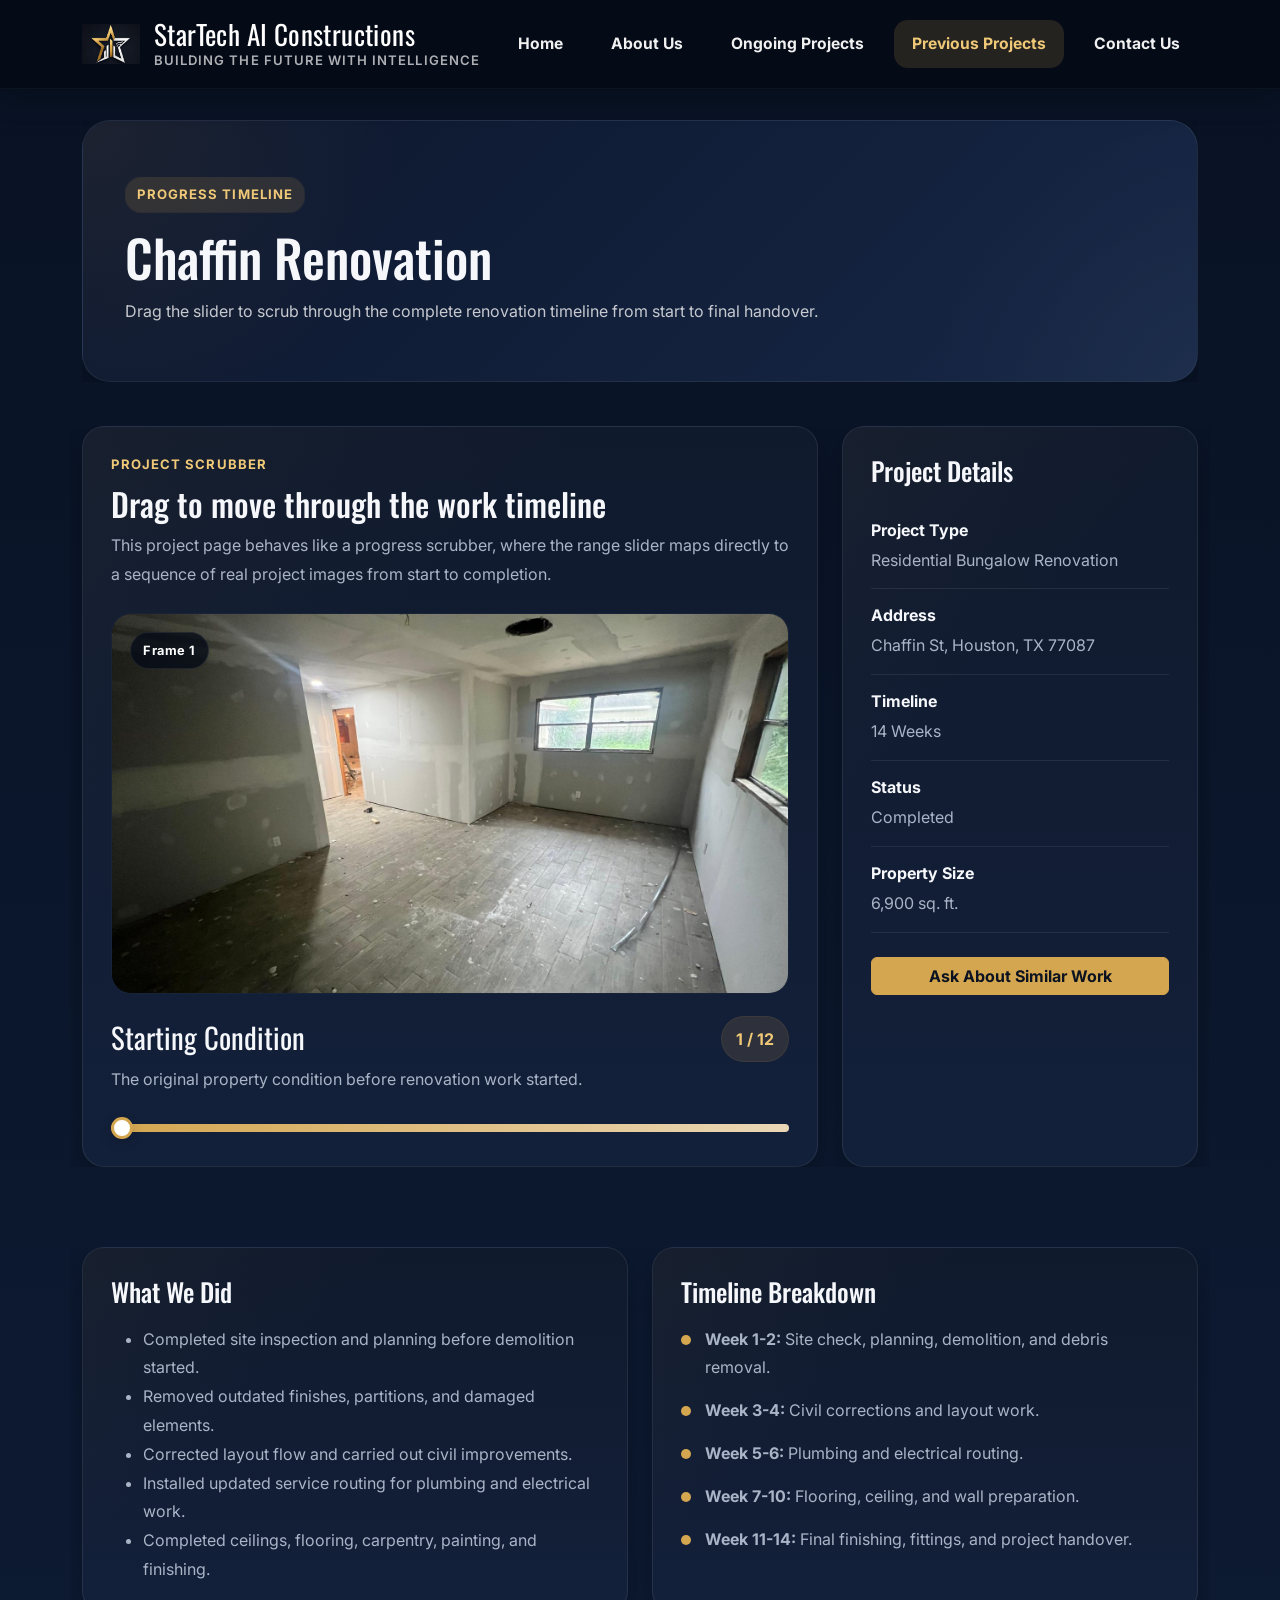
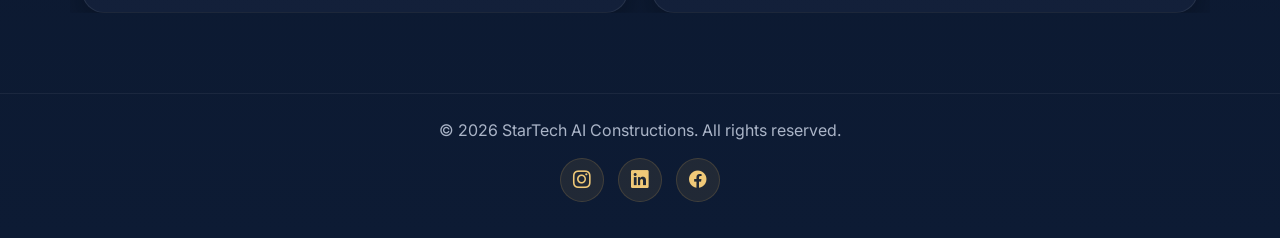
<file: project-chaffin.html>
<!DOCTYPE html>
<html lang="en">
<head>
  <meta charset="UTF-8" />
  <meta name="viewport" content="width=device-width, initial-scale=1.0" />
  <title>StarTech AI Constructions | Chaffin Renovation</title>
  <meta name="description" content="Explore the completed Chaffin Renovation project by StarTech AI Constructions with a full progress scrubber, project details, and timeline breakdown." />

  <link rel="icon" type="image/jpeg" href="logo.jpeg" />
  <link rel="shortcut icon" href="logo.jpeg" type="image/jpeg" />

  <meta property="og:title" content="StarTech AI Constructions | Chaffin Renovation" />
  <meta property="og:description" content="Explore the completed Chaffin Renovation project by StarTech AI Constructions." />
  <meta property="og:image" content="logo.jpeg" />
  <meta property="og:type" content="website" />

  <link rel="preconnect" href="https://fonts.googleapis.com">
  <link rel="preconnect" href="https://fonts.gstatic.com" crossorigin>
  <link href="https://fonts.googleapis.com/css2?family=Oswald:wght@400;500;600;700&family=Inter:wght@400;500;600;700&display=swap" rel="stylesheet">
  <link href="https://cdn.jsdelivr.net/npm/bootstrap@5.3.3/dist/css/bootstrap.min.css" rel="stylesheet">
  <link rel="stylesheet" href="https://cdn.jsdelivr.net/npm/bootstrap-icons@1.11.3/font/bootstrap-icons.min.css">

  <style>
    :root {
      --accent: #d4a64f;
      --accent-dark: #b9892f;
      --gold-soft: #f0c978;
      --navy: #0b1730;
      --navy-2: #12203b;
      --dark: #050b16;
      --bg: linear-gradient(180deg, #081223 0%, #0d1b34 100%);
      --panel: #101a2d;
      --panel-2: #13203a;
      --text-dark: #eef2f9;
      --text-muted: #aab4c7;
      --white: #f5f7fb;
      --silver: #dfe5ef;
      --border: rgba(255, 255, 255, 0.08);
      --shadow: 0 15px 35px rgba(0, 0, 0, 0.28);
      --transition-smooth: 180ms cubic-bezier(0.16, 1, 0.3, 1);
      --transition-reveal: 700ms cubic-bezier(0.16, 1, 0.3, 1);
    }

    * {
      box-sizing: border-box;
    }

    html {
      scroll-behavior: smooth;
    }

    body {
      margin: 0;
      padding-top: 96px;
      font-family: 'Inter', sans-serif;
      background: var(--bg);
      color: var(--text-dark);
      overflow-x: hidden;
    }

    img {
      max-width: 100%;
      display: block;
    }

    a {
      text-decoration: none;
    }

    .custom-navbar {
      background: rgba(5, 11, 22, 0.9);
      backdrop-filter: blur(10px);
      box-shadow: 0 10px 25px rgba(0, 0, 0, 0.22);
      padding-top: 10px;
      padding-bottom: 10px;
      border-bottom: 1px solid rgba(255,255,255,0.04);
      transition: background var(--transition-smooth), box-shadow var(--transition-smooth);
    }

    .navbar-brand {
      font-family: 'Oswald', sans-serif;
      font-size: 1.7rem;
      letter-spacing: 0.4px;
      color: #fff !important;
      display: flex;
      align-items: center;
      gap: 14px;
      line-height: 1;
      text-decoration: none;
    }

    .brand-logo {
      width: 58px;
      height: 58px;
      object-fit: contain;
      background: transparent;
      padding: 0;
      border-radius: 0;
      flex-shrink: 0;
      transition: transform 0.5s ease;
    }

    .navbar-brand:hover .brand-logo {
      transform: rotate(-4deg) scale(1.04);
    }

    .brand-text {
      display: flex;
      flex-direction: column;
      line-height: 1.05;
    }

    .brand-text > span {
      font-size: 1em;
      color: #fff;
    }

    .brand-text small {
      font-family: 'Inter', sans-serif;
      font-size: 0.82rem;
      color: rgba(255,255,255,0.68);
      font-weight: 600;
      letter-spacing: 0.08em;
      margin-top: 5px;
      text-transform: uppercase;
    }

    .navbar-nav {
      gap: 12px;
    }

    .navbar-nav .nav-link,
    .btn,
    .scrub-card,
    .project-meta,
    .content-card {
      transition:
        color var(--transition-smooth),
        background-color var(--transition-smooth),
        border-color var(--transition-smooth),
        box-shadow var(--transition-smooth),
        transform var(--transition-smooth);
    }

    .navbar-nav .nav-link {
      color: rgba(255,255,255,0.94) !important;
      font-size: 0.98rem;
      font-weight: 700;
      padding: 12px 18px !important;
      border-radius: 14px;
    }

    .navbar-nav .nav-link:hover {
      background: rgba(212,163,79,0.10);
      color: #fff !important;
      transform: translateY(-1px);
    }

    .navbar-nav .nav-link.active {
      background: rgba(212,163,79,0.16);
      color: var(--gold-soft) !important;
    }

    .navbar-toggler {
      border: none;
      box-shadow: none !important;
    }

    .navbar-toggler-icon {
      filter: brightness(0) invert(1);
    }

    .page-hero {
      padding: 24px 0 24px;
    }

    .page-hero-box {
      background: linear-gradient(135deg, #0d172d 0%, #162746 100%);
      color: #fff;
      border-radius: 28px;
      padding: 56px 42px;
      box-shadow: var(--shadow);
      border: 1px solid var(--border);
      position: relative;
      overflow: hidden;
    }

    .page-hero-box::before {
      content: "";
      position: absolute;
      inset: 0;
      background:
        radial-gradient(circle at top left, rgba(212,166,79,0.08), transparent 28%),
        radial-gradient(circle at bottom right, rgba(255,255,255,0.03), transparent 24%);
      pointer-events: none;
    }

    .eyebrow {
      display: inline-block;
      background: rgba(212,163,79,0.14);
      color: var(--gold-soft);
      font-size: 0.82rem;
      font-weight: 700;
      padding: 8px 12px;
      border-radius: 999px;
      margin-bottom: 18px;
      text-transform: uppercase;
      letter-spacing: 0.08em;
      box-shadow: 0 0 0 1px rgba(212,166,79,0.08);
      position: relative;
      z-index: 1;
    }

    .page-hero-box h1,
    .section-heading h2,
    .project-meta h3,
    .content-card h3,
    .scrub-title {
      font-family: 'Oswald', sans-serif;
    }

    .page-hero-box h1 {
      font-size: clamp(2.4rem, 4vw, 4.4rem);
      line-height: 1.02;
      margin-bottom: 14px;
      color: var(--white);
      position: relative;
      z-index: 1;
    }

    .page-hero-box p {
      color: rgba(255,255,255,0.76);
      line-height: 1.75;
      margin-bottom: 0;
      max-width: 820px;
      position: relative;
      z-index: 1;
    }

    .section-block {
      padding: 20px 0 80px;
    }

    .scrub-card,
    .project-meta,
    .content-card {
      background: linear-gradient(180deg, var(--panel) 0%, var(--panel-2) 100%);
      border: 1px solid var(--border);
      border-radius: 22px;
      box-shadow: var(--shadow);
      padding: 28px;
      height: 100%;
      position: relative;
      overflow: hidden;
    }

    .scrub-card::before,
    .project-meta::before,
    .content-card::before {
      content: "";
      position: absolute;
      inset: 0;
      background: linear-gradient(135deg, rgba(212,166,79,0.04), transparent 35%);
      pointer-events: none;
    }

    .scrub-card:hover,
    .project-meta:hover,
    .content-card:hover {
      box-shadow: 0 18px 40px rgba(0,0,0,0.34);
    }

    .section-heading {
      margin-bottom: 24px;
      position: relative;
      z-index: 1;
    }

    .section-heading .small-title {
      color: var(--gold-soft);
      text-transform: uppercase;
      font-size: 0.82rem;
      letter-spacing: 0.08em;
      font-weight: 700;
    }

    .section-heading h2 {
      font-size: clamp(1.8rem, 2.5vw, 3rem);
      margin: 10px 0 8px;
      color: var(--white);
    }

    .section-heading p,
    .project-meta p,
    .content-card p,
    .content-card li,
    .meta-item span,
    .scrub-desc,
    .scrub-scale {
      color: var(--text-muted);
      line-height: 1.8;
      position: relative;
      z-index: 1;
    }

    .scrub-viewer {
      position: relative;
      z-index: 1;
    }

    .scrub-image-wrap {
      position: relative;
      border-radius: 20px;
      overflow: hidden;
      background: #0d172d;
      aspect-ratio: 16 / 9;
      margin-bottom: 22px;
      border: 1px solid rgba(255,255,255,0.05);
    }

    .scrub-image-wrap img {
      width: 100%;
      height: 100%;
      object-fit: cover;
    }

    .scrub-badge {
      position: absolute;
      top: 18px;
      left: 18px;
      background: rgba(5,11,22,0.78);
      color: #fff;
      padding: 8px 12px;
      border-radius: 999px;
      font-size: 0.8rem;
      font-weight: 700;
      letter-spacing: 0.04em;
      border: 1px solid rgba(255,255,255,0.08);
      z-index: 2;
    }

    .scrub-meta {
      display: flex;
      justify-content: space-between;
      align-items: start;
      gap: 16px;
      margin-bottom: 20px;
      flex-wrap: wrap;
      position: relative;
      z-index: 1;
    }

    .scrub-title {
      font-size: 1.8rem;
      margin-bottom: 6px;
      color: var(--white);
    }

    .scrub-desc {
      margin: 0;
      max-width: 720px;
    }

    .scrub-counter {
      background: rgba(212,163,79,0.14);
      color: var(--gold-soft);
      font-weight: 700;
      padding: 10px 14px;
      border-radius: 999px;
      white-space: nowrap;
      border: 1px solid rgba(212,166,79,0.08);
    }

    .slider-controls {
      margin-top: 10px;
      position: relative;
      z-index: 1;
    }

    .slider-controls input[type="range"] {
      width: 100%;
      cursor: pointer;
      appearance: none;
      -webkit-appearance: none;
      height: 8px;
      border-radius: 999px;
      background: linear-gradient(90deg, var(--accent) 0%, #ead7b6 100%);
      outline: none;
    }

    .slider-controls input[type="range"]::-webkit-slider-thumb {
      -webkit-appearance: none;
      appearance: none;
      width: 22px;
      height: 22px;
      border-radius: 50%;
      background: #fff;
      border: 3px solid var(--accent);
      box-shadow: 0 4px 12px rgba(0,0,0,0.16);
      cursor: pointer;
    }

    .slider-controls input[type="range"]::-moz-range-thumb {
      width: 22px;
      height: 22px;
      border-radius: 50%;
      background: #fff;
      border: 3px solid var(--accent);
      box-shadow: 0 4px 12px rgba(0,0,0,0.16);
      cursor: pointer;
    }

    .slider-controls input[type="range"]::-moz-range-track {
      height: 8px;
      border-radius: 999px;
      background: linear-gradient(90deg, var(--accent) 0%, #ead7b6 100%);
    }

    .scrub-scale {
      display: flex;
      justify-content: space-between;
      gap: 8px;
      margin-top: 14px;
      font-size: 0.78rem;
      flex-wrap: wrap;
    }

    .project-meta h3,
    .content-card h3 {
      font-size: 1.6rem;
      margin-bottom: 18px;
      color: var(--white);
      position: relative;
      z-index: 1;
    }

    .meta-item {
      padding: 14px 0;
      border-bottom: 1px solid rgba(255,255,255,0.08);
      position: relative;
      z-index: 1;
    }

    .meta-item:last-child {
      border-bottom: none;
    }

    .meta-item strong {
      display: block;
      margin-bottom: 4px;
      color: var(--white);
    }

    .timeline-list {
      list-style: none;
      padding: 0;
      margin: 0;
      position: relative;
      z-index: 1;
    }

    .timeline-list li {
      position: relative;
      padding-left: 24px;
      margin-bottom: 14px;
      color: var(--text-muted);
      line-height: 1.8;
    }

    .timeline-list li::before {
      content: "";
      position: absolute;
      left: 0;
      top: 10px;
      width: 10px;
      height: 10px;
      border-radius: 50%;
      background: var(--accent);
    }

    .btn-warning {
      background-color: var(--accent);
      border-color: var(--accent);
      color: #0b1220;
      font-weight: 700;
    }

    .btn-warning:hover {
      background-color: var(--accent-dark);
      border-color: var(--accent-dark);
      color: #0b1220;
      transform: translateY(-2px);
      box-shadow: 0 0 0 1px rgba(212,166,79,0.25), 0 14px 34px rgba(212,166,79,0.18);
    }

    .btn-warning:active {
      transform: translateY(0);
    }

    .footer {
      padding: 24px 0 36px;
      color: var(--text-muted);
      border-top: 1px solid rgba(255,255,255,0.06);
    }

    .reveal {
      opacity: 0;
      clip-path: inset(0 0 12% 0);
      transition:
        opacity var(--transition-reveal),
        clip-path var(--transition-reveal);
    }

    .reveal.show {
      opacity: 1;
      clip-path: inset(0 0 0 0);
    }

    .reveal-delay-1 { transition-delay: 0.08s; }
    .reveal-delay-2 { transition-delay: 0.16s; }

    @media (max-width: 991.98px) {
      body {
        padding-top: 88px;
      }

      .navbar-nav {
        gap: 6px;
        margin-top: 14px;
      }

      .navbar-nav .nav-link {
        padding: 10px 14px !important;
        border-radius: 12px;
      }

      .page-hero-box {
        padding: 36px 24px;
      }
    }

    @media (max-width: 767.98px) {
      .page-hero-box,
      .scrub-card,
      .project-meta,
      .content-card,
      .scrub-image-wrap {
        border-radius: 18px;
      }

      .page-hero-box h1 {
        font-size: 2.4rem;
      }

      .scrub-title {
        font-size: 1.45rem;
      }

      .scrub-scale {
        flex-direction: column;
        align-items: flex-start;
      }

      .navbar-brand {
        font-size: 1.08rem;
        gap: 10px;
      }

      .brand-logo {
        width: 48px;
        height: 48px;
      }

      .brand-text small {
        font-size: 0.64rem;
        margin-top: 4px;
      }
    }

    @media (prefers-reduced-motion: reduce) {
      html {
        scroll-behavior: auto;
      }

      .reveal,
      .reveal.show,
      .btn,
      .scrub-card,
      .project-meta,
      .content-card,
      .brand-logo,
      #scrubImage {
        animation: none !important;
        transition: none !important;
        transform: none !important;
        opacity: 1 !important;
        clip-path: none !important;
      }
    }
    .social-links {
  display: flex;
  justify-content: center;
  align-items: center;
  gap: 14px;
  margin-top: 16px;
  width: 100%;
}

.social-links a {
  width: 44px;
  height: 44px;
  display: inline-flex;
  align-items: center;
  justify-content: center;
  border-radius: 50%;
  background: rgba(212, 166, 79, 0.10);
  color: #f0c978;
  border: 1px solid rgba(212, 166, 79, 0.18);
  font-size: 1.1rem;
  transition: all 0.25s ease;
}

.social-links a:hover {
  background: #d4a64f;
  color: #0b1220;
  transform: translateY(-2px);
  box-shadow: 0 10px 24px rgba(212, 166, 79, 0.18);
}
  </style>
</head>
<body>

  <nav class="navbar navbar-expand-lg custom-navbar fixed-top">
    <div class="container">
      <a class="navbar-brand" href="index.html">
        <img src="logo.jpeg" alt="StarTech AI Constructions logo" class="brand-logo">
        <span class="brand-text">
          <span>StarTech AI Constructions</span>
          <small>BUILDING THE FUTURE WITH INTELLIGENCE</small>
        </span>
      </a>
      <button class="navbar-toggler" type="button" data-bs-toggle="collapse" data-bs-target="#mainNavbar" aria-controls="mainNavbar" aria-expanded="false" aria-label="Toggle navigation">
        <span class="navbar-toggler-icon"></span>
      </button>

      <div class="collapse navbar-collapse justify-content-end" id="mainNavbar">
        <ul class="navbar-nav align-items-lg-center ms-auto">
          <li class="nav-item"><a class="nav-link" href="index.html">Home</a></li>
          <li class="nav-item"><a class="nav-link" href="about.html">About Us</a></li>
          <li class="nav-item"><a class="nav-link" href="ongoing-projects.html">Ongoing Projects</a></li>
          <li class="nav-item"><a class="nav-link active" href="previous-projects.html">Previous Projects</a></li>
          <li class="nav-item"><a class="nav-link" href="contact.html">Contact Us</a></li>
        </ul>
      </div>
    </div>
  </nav>

  <main>
    <section class="page-hero">
      <div class="container">
        <div class="page-hero-box reveal">
          <span class="eyebrow reveal reveal-delay-1">Progress Timeline</span>
          <h1 class="reveal reveal-delay-1">Chaffin Renovation</h1>
          <p class="reveal reveal-delay-2">Drag the slider to scrub through the complete renovation timeline from start to final handover.</p>
        </div>
      </div>
    </section>

    <section class="section-block">
      <div class="container">
        <div class="row g-4">
          <div class="col-lg-8 reveal reveal-delay-1">
            <div class="scrub-card">
              <div class="section-heading">
                <div class="small-title">Project Scrubber</div>
                <h2>Drag to move through the work timeline</h2>
                <p>This project page behaves like a progress scrubber, where the range slider maps directly to a sequence of real project images from start to completion.</p>
              </div>

              <div class="scrub-viewer">
                <div class="scrub-image-wrap">
                  <span class="scrub-badge" id="scrubBadge">Frame 1</span>
                  <img id="scrubImage" src="chaffin1.jpeg" alt="Chaffin renovation progress frame 1">
                </div>

                <div class="scrub-meta">
                  <div>
                    <div class="scrub-title" id="scrubTitle">Starting Condition</div>
                    <p class="scrub-desc" id="scrubDesc">The original property condition before renovation work started.</p>
                  </div>
                  <div class="scrub-counter" id="scrubCounter">1 / 12</div>
                </div>

                <div class="slider-controls">
                  <input type="range" id="scrubRange" min="0" max="11" step="1" value="0" aria-label="Chaffin renovation progress scrubber">
                </div>
              </div>
            </div>
          </div>

          <div class="col-lg-4 reveal reveal-delay-2">
            <div class="project-meta">
              <h3>Project Details</h3>

              <div class="meta-item">
                <strong>Project Type</strong>
                <span>Residential Bungalow Renovation</span>
              </div>

              <div class="meta-item">
                <strong>Address</strong>
                <span>Chaffin St, Houston, TX 77087</span>
              </div>

              <div class="meta-item">
                <strong>Timeline</strong>
                <span>14 Weeks</span>
              </div>

              <div class="meta-item">
                <strong>Status</strong>
                <span>Completed</span>
              </div>

              <div class="meta-item">
                <strong>Property Size</strong>
                <span>6,900 sq. ft.</span>
              </div>

              <a href="contact.html" class="btn btn-warning mt-4 w-100">Ask About Similar Work</a>
            </div>
          </div>
        </div>
      </div>
    </section>

    <section class="section-block pt-0">
      <div class="container">
        <div class="row g-4">
          <div class="col-lg-6 reveal reveal-delay-1">
            <div class="content-card h-100">
              <h3>What We Did</h3>
              <ul class="mt-3 mb-0">
                <li>Completed site inspection and planning before demolition started.</li>
                <li>Removed outdated finishes, partitions, and damaged elements.</li>
                <li>Corrected layout flow and carried out civil improvements.</li>
                <li>Installed updated service routing for plumbing and electrical work.</li>
                <li>Completed ceilings, flooring, carpentry, painting, and finishing.</li>
              </ul>
            </div>
          </div>

          <div class="col-lg-6 reveal reveal-delay-2">
            <div class="content-card h-100">
              <h3>Timeline Breakdown</h3>
              <ul class="timeline-list mt-3">
                <li><strong>Week 1-2:</strong> Site check, planning, demolition, and debris removal.</li>
                <li><strong>Week 3-4:</strong> Civil corrections and layout work.</li>
                <li><strong>Week 5-6:</strong> Plumbing and electrical routing.</li>
                <li><strong>Week 7-10:</strong> Flooring, ceiling, and wall preparation.</li>
                <li><strong>Week 11-14:</strong> Final finishing, fittings, and project handover.</li>
              </ul>
            </div>
          </div>
        </div>
      </div>
    </section>

<footer class="footer">
  <div class="container text-center">
    <p class="mb-2">© 2026 StarTech AI Constructions. All rights reserved.</p>

    <div class="social-links">
      <a href="https://www.instagram.com/startechaiconstructions/" target="_blank" rel="noopener noreferrer" aria-label="Instagram">
        <i class="bi bi-instagram"></i>
      </a>
      <a href="https://www.linkedin.com/in/startechai-constructions-90473040b" target="_blank" rel="noopener noreferrer" aria-label="LinkedIn">
        <i class="bi bi-linkedin"></i>
      </a>
      <a href="https://www.facebook.com/share/14fzLAuYKRT/" target="_blank" rel="noopener noreferrer" aria-label="Facebook">
        <i class="bi bi-facebook"></i>
      </a>
    </div>
  </div>
</footer>
  </main>

  <script>
    document.addEventListener("DOMContentLoaded", function () {
      const frames = [
        {
          title: "Starting Condition",
          desc: "The original property condition before renovation work started.",
          image: "chaffin1.jpeg"
        },
        {
          title: "Site Preparation",
          desc: "The site was measured, documented, and prepared for demolition.",
          image: "chaffin2.jpeg"
        },
        {
          title: "Demolition Begins",
          desc: "Outdated finishes and unwanted built elements were removed.",
          image: "chaffin3.jpeg"
        },
        {
          title: "Cleared Structure",
          desc: "The property was stripped back and made ready for correction work.",
          image: "chaffin4.jpeg"
        },
        {
          title: "Civil Corrections",
          desc: "Walls, levels, and layout details were adjusted to fit the new plan.",
          image: "chaffin5.jpeg"
        },
        {
          title: "Service Routing",
          desc: "Electrical and plumbing runs were installed through the updated layout.",
          image: "chaffin6.jpeg"
        },
        {
          title: "Ceiling & Surface Prep",
          desc: "Ceiling work and surface preparation moved the project toward finishing.",
          image: "chaffinafter1.jpeg"
        },
        {
          title: "Flooring Progress",
          desc: "Flooring and base surface work started shaping the final interior feel.",
          image: "chaffinafter2.jpeg"
        },
        {
          title: "Carpentry & Fitments",
          desc: "Built-ins, storage, and key finishing components were added.",
          image: "chaffinafter3.jpeg"
        },
        {
          title: "Lighting & Finishes",
          desc: "Final paint, lighting fixtures, and design detailing came together.",
          image: "chaffinafter4.jpeg"
        },
        {
          title: "Final Styling",
          desc: "The space was cleaned, refined, and prepared for handover.",
          image: "chaffinafter5.jpeg"
        },
        {
          title: "Completed Handover",
          desc: "The fully renovated property was delivered as a finished premium space.",
          image: "chaffinafter6.jpeg"
        }
      ];

      const scrubImage = document.getElementById("scrubImage");
      const scrubBadge = document.getElementById("scrubBadge");
      const scrubTitle = document.getElementById("scrubTitle");
      const scrubDesc = document.getElementById("scrubDesc");
      const scrubCounter = document.getElementById("scrubCounter");
      const scrubRange = document.getElementById("scrubRange");

      if (!scrubImage || !scrubBadge || !scrubTitle || !scrubDesc || !scrubCounter || !scrubRange) {
        return;
      }

      scrubRange.max = frames.length - 1;

      function renderFrame(index) {
        const frame = frames[index];
        if (!frame) return;

        scrubImage.src = frame.image;
        scrubImage.alt = frame.title + " progress image";
        scrubBadge.textContent = "Frame " + (index + 1);
        scrubTitle.textContent = frame.title;
        scrubDesc.textContent = frame.desc;
        scrubCounter.textContent = (index + 1) + " / " + frames.length;
      }

      scrubRange.addEventListener("input", function () {
        renderFrame(Number(scrubRange.value));
      });

      renderFrame(0);

      const observer = new IntersectionObserver((entries) => {
        entries.forEach((entry) => {
          if (entry.isIntersecting) {
            entry.target.classList.add("show");
          }
        });
      }, { threshold: 0.18 });

      document.querySelectorAll(".reveal").forEach((el) => observer.observe(el));
    });
  </script>

  <script src="https://cdn.jsdelivr.net/npm/bootstrap@5.3.3/dist/js/bootstrap.bundle.min.js"></script>
</body>
</html>
</file>
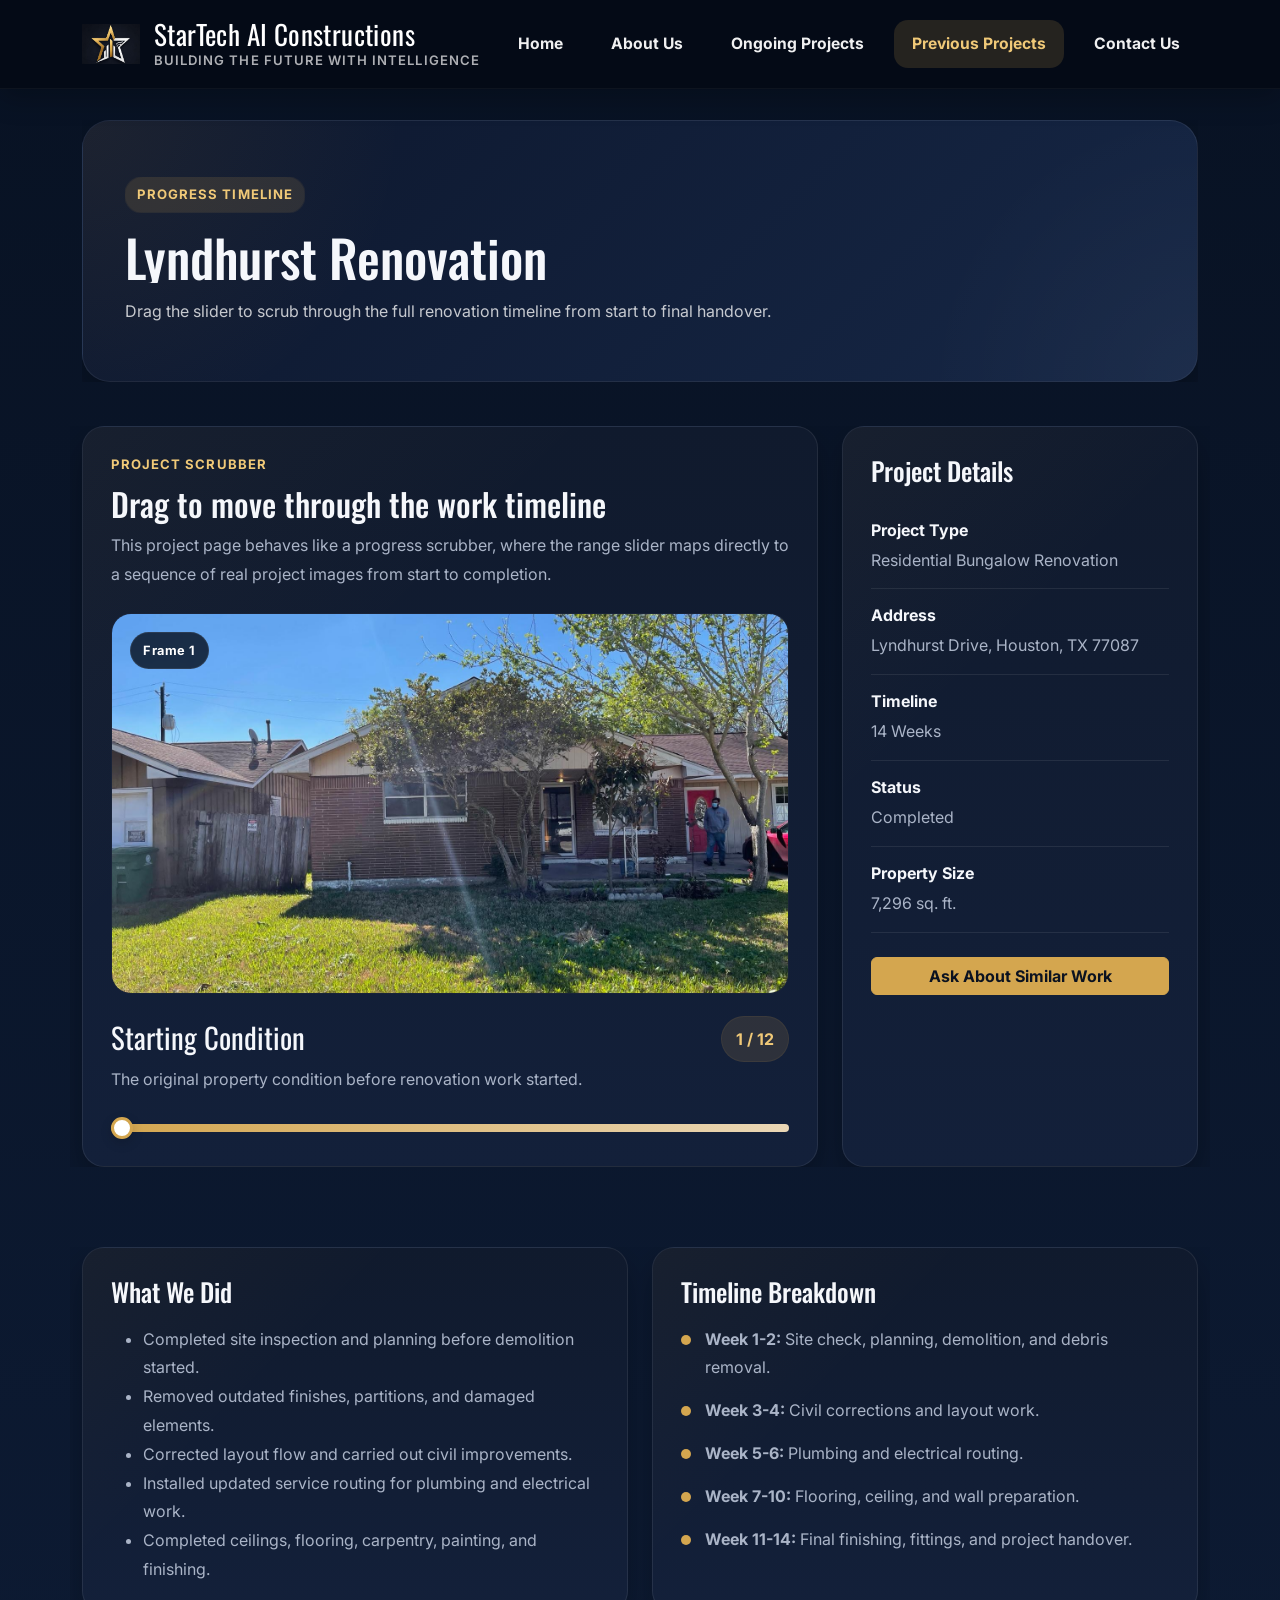
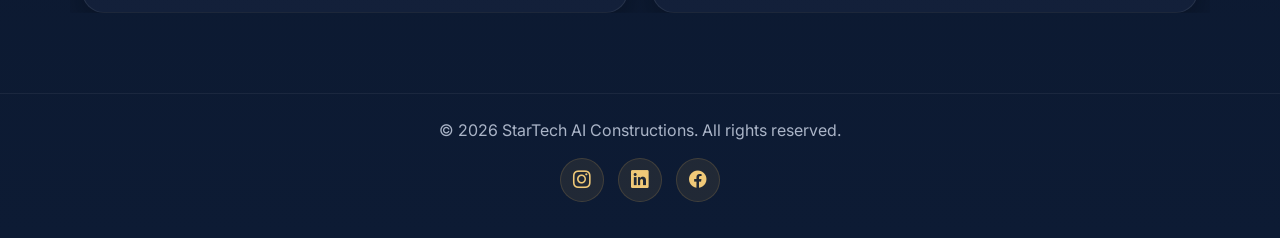
<file: project-lydhurst.html>
<!DOCTYPE html>
<html lang="en">
<head>
  <meta charset="UTF-8" />
  <meta name="viewport" content="width=device-width, initial-scale=1.0" />
  <title>StarTech AI Constructions | Lyndhurst Renovation</title>
  <meta name="description" content="Explore the completed Lyndhurst Renovation project by StarTech AI Constructions with a full progress scrubber, project details, and timeline breakdown." />

  <link rel="icon" type="image/jpeg" href="logo.jpeg" />
  <link rel="shortcut icon" href="logo.jpeg" type="image/jpeg" />

  <meta property="og:title" content="StarTech AI Constructions | Lyndhurst Renovation" />
  <meta property="og:description" content="Explore the completed Lyndhurst Renovation project by StarTech AI Constructions." />
  <meta property="og:image" content="logo.jpeg" />
  <meta property="og:type" content="website" />

  <link rel="preconnect" href="https://fonts.googleapis.com">
  <link rel="preconnect" href="https://fonts.gstatic.com" crossorigin>
  <link href="https://fonts.googleapis.com/css2?family=Oswald:wght@400;500;600;700&family=Inter:wght@400;500;600;700&display=swap" rel="stylesheet">
  <link href="https://cdn.jsdelivr.net/npm/bootstrap@5.3.3/dist/css/bootstrap.min.css" rel="stylesheet">
  <link rel="stylesheet" href="https://cdn.jsdelivr.net/npm/bootstrap-icons@1.11.3/font/bootstrap-icons.min.css">

  <style>
    :root {
      --accent: #d4a64f;
      --accent-dark: #b9892f;
      --gold-soft: #f0c978;
      --navy: #0b1730;
      --navy-2: #12203b;
      --dark: #050b16;
      --bg: linear-gradient(180deg, #081223 0%, #0d1b34 100%);
      --panel: #101a2d;
      --panel-2: #13203a;
      --text-dark: #eef2f9;
      --text-muted: #aab4c7;
      --white: #f5f7fb;
      --silver: #dfe5ef;
      --border: rgba(255, 255, 255, 0.08);
      --shadow: 0 15px 35px rgba(0, 0, 0, 0.28);
      --transition-smooth: 180ms cubic-bezier(0.16, 1, 0.3, 1);
      --transition-reveal: 700ms cubic-bezier(0.16, 1, 0.3, 1);
    }

    * {
      box-sizing: border-box;
    }

    html {
      scroll-behavior: smooth;
    }

    body {
      margin: 0;
      padding-top: 96px;
      font-family: 'Inter', sans-serif;
      background: var(--bg);
      color: var(--text-dark);
      overflow-x: hidden;
    }

    img {
      max-width: 100%;
      display: block;
    }

    a {
      text-decoration: none;
    }

    .custom-navbar {
      background: rgba(5, 11, 22, 0.9);
      backdrop-filter: blur(10px);
      box-shadow: 0 10px 25px rgba(0, 0, 0, 0.22);
      padding-top: 10px;
      padding-bottom: 10px;
      border-bottom: 1px solid rgba(255,255,255,0.04);
      transition: background var(--transition-smooth), box-shadow var(--transition-smooth);
    }

    .navbar-brand {
      font-family: 'Oswald', sans-serif;
      font-size: 1.7rem;
      letter-spacing: 0.4px;
      color: #fff !important;
      display: flex;
      align-items: center;
      gap: 14px;
      line-height: 1;
      text-decoration: none;
    }

    .brand-logo {
      width: 58px;
      height: 58px;
      object-fit: contain;
      background: transparent;
      padding: 0;
      border-radius: 0;
      flex-shrink: 0;
      transition: transform 0.5s ease;
    }

    .navbar-brand:hover .brand-logo {
      transform: rotate(-4deg) scale(1.04);
    }

    .brand-text {
      display: flex;
      flex-direction: column;
      line-height: 1.05;
    }

    .brand-text > span {
      font-size: 1em;
      color: #fff;
    }

    .brand-text small {
      font-family: 'Inter', sans-serif;
      font-size: 0.82rem;
      color: rgba(255,255,255,0.68);
      font-weight: 600;
      letter-spacing: 0.08em;
      margin-top: 5px;
      text-transform: uppercase;
    }

    .navbar-nav {
      gap: 12px;
    }

    .navbar-nav .nav-link,
    .btn,
    .scrub-card,
    .project-meta,
    .content-card {
      transition:
        color var(--transition-smooth),
        background-color var(--transition-smooth),
        border-color var(--transition-smooth),
        box-shadow var(--transition-smooth),
        transform var(--transition-smooth);
    }

    .navbar-nav .nav-link {
      color: rgba(255,255,255,0.94) !important;
      font-size: 0.98rem;
      font-weight: 700;
      padding: 12px 18px !important;
      border-radius: 14px;
    }

    .navbar-nav .nav-link:hover {
      background: rgba(212,163,79,0.10);
      color: #fff !important;
      transform: translateY(-1px);
    }

    .navbar-nav .nav-link.active {
      background: rgba(212,163,79,0.16);
      color: var(--gold-soft) !important;
    }

    .navbar-toggler {
      border: none;
      box-shadow: none !important;
    }

    .navbar-toggler-icon {
      filter: brightness(0) invert(1);
    }

    .page-hero {
      padding: 24px 0 24px;
    }

    .page-hero-box {
      background: linear-gradient(135deg, #0d172d 0%, #162746 100%);
      color: #fff;
      border-radius: 28px;
      padding: 56px 42px;
      box-shadow: var(--shadow);
      border: 1px solid var(--border);
      position: relative;
      overflow: hidden;
    }

    .page-hero-box::before {
      content: "";
      position: absolute;
      inset: 0;
      background:
        radial-gradient(circle at top left, rgba(212,166,79,0.08), transparent 28%),
        radial-gradient(circle at bottom right, rgba(255,255,255,0.03), transparent 24%);
      pointer-events: none;
    }

    .eyebrow {
      display: inline-block;
      background: rgba(212,163,79,0.14);
      color: var(--gold-soft);
      font-size: 0.82rem;
      font-weight: 700;
      padding: 8px 12px;
      border-radius: 999px;
      margin-bottom: 18px;
      text-transform: uppercase;
      letter-spacing: 0.08em;
      box-shadow: 0 0 0 1px rgba(212,166,79,0.08);
      position: relative;
      z-index: 1;
    }

    .page-hero-box h1,
    .section-heading h2,
    .project-meta h3,
    .content-card h3,
    .scrub-title {
      font-family: 'Oswald', sans-serif;
    }

    .page-hero-box h1 {
      font-size: clamp(2.4rem, 4vw, 4.4rem);
      line-height: 1.02;
      margin-bottom: 14px;
      color: var(--white);
      position: relative;
      z-index: 1;
    }

    .page-hero-box p {
      color: rgba(255,255,255,0.76);
      line-height: 1.75;
      margin-bottom: 0;
      max-width: 820px;
      position: relative;
      z-index: 1;
    }

    .section-block {
      padding: 20px 0 80px;
    }

    .scrub-card,
    .project-meta,
    .content-card {
      background: linear-gradient(180deg, var(--panel) 0%, var(--panel-2) 100%);
      border: 1px solid var(--border);
      border-radius: 22px;
      box-shadow: var(--shadow);
      padding: 28px;
      height: 100%;
      position: relative;
      overflow: hidden;
    }

    .scrub-card::before,
    .project-meta::before,
    .content-card::before {
      content: "";
      position: absolute;
      inset: 0;
      background: linear-gradient(135deg, rgba(212,166,79,0.04), transparent 35%);
      pointer-events: none;
    }

    .scrub-card:hover,
    .project-meta:hover,
    .content-card:hover {
      box-shadow: 0 18px 40px rgba(0,0,0,0.34);
    }

    .section-heading {
      margin-bottom: 24px;
      position: relative;
      z-index: 1;
    }

    .section-heading .small-title {
      color: var(--gold-soft);
      text-transform: uppercase;
      font-size: 0.82rem;
      letter-spacing: 0.08em;
      font-weight: 700;
    }

    .section-heading h2 {
      font-size: clamp(1.8rem, 2.5vw, 3rem);
      margin: 10px 0 8px;
      color: var(--white);
    }

    .section-heading p,
    .project-meta p,
    .content-card p,
    .content-card li,
    .meta-item span,
    .scrub-desc,
    .scrub-scale {
      color: var(--text-muted);
      line-height: 1.8;
      position: relative;
      z-index: 1;
    }

    .scrub-viewer {
      position: relative;
      z-index: 1;
    }

    .scrub-image-wrap {
      position: relative;
      border-radius: 20px;
      overflow: hidden;
      background: #0d172d;
      aspect-ratio: 16 / 9;
      margin-bottom: 22px;
      border: 1px solid rgba(255,255,255,0.05);
    }

    .scrub-image-wrap img {
      width: 100%;
      height: 100%;
      object-fit: cover;
    }

    .scrub-badge {
      position: absolute;
      top: 18px;
      left: 18px;
      background: rgba(5,11,22,0.78);
      color: #fff;
      padding: 8px 12px;
      border-radius: 999px;
      font-size: 0.8rem;
      font-weight: 700;
      letter-spacing: 0.04em;
      border: 1px solid rgba(255,255,255,0.08);
      z-index: 2;
    }

    .scrub-meta {
      display: flex;
      justify-content: space-between;
      align-items: start;
      gap: 16px;
      margin-bottom: 20px;
      flex-wrap: wrap;
      position: relative;
      z-index: 1;
    }

    .scrub-title {
      font-size: 1.8rem;
      margin-bottom: 6px;
      color: var(--white);
    }

    .scrub-desc {
      margin: 0;
      max-width: 720px;
    }

    .scrub-counter {
      background: rgba(212,163,79,0.14);
      color: var(--gold-soft);
      font-weight: 700;
      padding: 10px 14px;
      border-radius: 999px;
      white-space: nowrap;
      border: 1px solid rgba(212,166,79,0.08);
    }

    .slider-controls {
      margin-top: 10px;
      position: relative;
      z-index: 1;
    }

    .slider-controls input[type="range"] {
      width: 100%;
      cursor: pointer;
      appearance: none;
      -webkit-appearance: none;
      height: 8px;
      border-radius: 999px;
      background: linear-gradient(90deg, var(--accent) 0%, #ead7b6 100%);
      outline: none;
    }

    .slider-controls input[type="range"]::-webkit-slider-thumb {
      -webkit-appearance: none;
      appearance: none;
      width: 22px;
      height: 22px;
      border-radius: 50%;
      background: #fff;
      border: 3px solid var(--accent);
      box-shadow: 0 4px 12px rgba(0,0,0,0.16);
      cursor: pointer;
    }

    .slider-controls input[type="range"]::-moz-range-thumb {
      width: 22px;
      height: 22px;
      border-radius: 50%;
      background: #fff;
      border: 3px solid var(--accent);
      box-shadow: 0 4px 12px rgba(0,0,0,0.16);
      cursor: pointer;
    }

    .slider-controls input[type="range"]::-moz-range-track {
      height: 8px;
      border-radius: 999px;
      background: linear-gradient(90deg, var(--accent) 0%, #ead7b6 100%);
    }

    .scrub-scale {
      display: flex;
      justify-content: space-between;
      gap: 8px;
      margin-top: 14px;
      font-size: 0.78rem;
      flex-wrap: wrap;
    }

    .project-meta h3,
    .content-card h3 {
      font-size: 1.6rem;
      margin-bottom: 18px;
      color: var(--white);
      position: relative;
      z-index: 1;
    }

    .meta-item {
      padding: 14px 0;
      border-bottom: 1px solid rgba(255,255,255,0.08);
      position: relative;
      z-index: 1;
    }

    .meta-item:last-child {
      border-bottom: none;
    }

    .meta-item strong {
      display: block;
      margin-bottom: 4px;
      color: var(--white);
    }

    .timeline-list {
      list-style: none;
      padding: 0;
      margin: 0;
      position: relative;
      z-index: 1;
    }

    .timeline-list li {
      position: relative;
      padding-left: 24px;
      margin-bottom: 14px;
      color: var(--text-muted);
      line-height: 1.8;
    }

    .timeline-list li::before {
      content: "";
      position: absolute;
      left: 0;
      top: 10px;
      width: 10px;
      height: 10px;
      border-radius: 50%;
      background: var(--accent);
    }

    .btn-warning {
      background-color: var(--accent);
      border-color: var(--accent);
      color: #0b1220;
      font-weight: 700;
    }

    .btn-warning:hover {
      background-color: var(--accent-dark);
      border-color: var(--accent-dark);
      color: #0b1220;
      transform: translateY(-2px);
      box-shadow: 0 0 0 1px rgba(212,166,79,0.25), 0 14px 34px rgba(212,166,79,0.18);
    }

    .btn-warning:active {
      transform: translateY(0);
    }

    .footer {
      padding: 24px 0 36px;
      color: var(--text-muted);
      border-top: 1px solid rgba(255,255,255,0.06);
    }

    .reveal {
      opacity: 0;
      clip-path: inset(0 0 12% 0);
      transition:
        opacity var(--transition-reveal),
        clip-path var(--transition-reveal);
    }

    .reveal.show {
      opacity: 1;
      clip-path: inset(0 0 0 0);
    }

    .reveal-delay-1 { transition-delay: 0.08s; }
    .reveal-delay-2 { transition-delay: 0.16s; }

    @media (max-width: 991.98px) {
      body {
        padding-top: 88px;
      }

      .navbar-nav {
        gap: 6px;
        margin-top: 14px;
      }

      .navbar-nav .nav-link {
        padding: 10px 14px !important;
        border-radius: 12px;
      }

      .page-hero-box {
        padding: 36px 24px;
      }
    }

    @media (max-width: 767.98px) {
      .page-hero-box,
      .scrub-card,
      .project-meta,
      .content-card,
      .scrub-image-wrap {
        border-radius: 18px;
      }

      .page-hero-box h1 {
        font-size: 2.4rem;
      }

      .scrub-title {
        font-size: 1.45rem;
      }

      .scrub-scale {
        flex-direction: column;
        align-items: flex-start;
      }

      .navbar-brand {
        font-size: 1.08rem;
        gap: 10px;
      }

      .brand-logo {
        width: 48px;
        height: 48px;
      }

      .brand-text small {
        font-size: 0.64rem;
        margin-top: 4px;
      }
    }

    @media (prefers-reduced-motion: reduce) {
      html {
        scroll-behavior: auto;
      }

      .reveal,
      .reveal.show,
      .btn,
      .scrub-card,
      .project-meta,
      .content-card,
      .brand-logo,
      #scrubImage {
        animation: none !important;
        transition: none !important;
        transform: none !important;
        opacity: 1 !important;
        clip-path: none !important;
      }
    }
    .social-links {
  display: flex;
  justify-content: center;
  align-items: center;
  gap: 14px;
  margin-top: 16px;
  width: 100%;
}

.social-links a {
  width: 44px;
  height: 44px;
  display: inline-flex;
  align-items: center;
  justify-content: center;
  border-radius: 50%;
  background: rgba(212, 166, 79, 0.10);
  color: #f0c978;
  border: 1px solid rgba(212, 166, 79, 0.18);
  font-size: 1.1rem;
  transition: all 0.25s ease;
}

.social-links a:hover {
  background: #d4a64f;
  color: #0b1220;
  transform: translateY(-2px);
  box-shadow: 0 10px 24px rgba(212, 166, 79, 0.18);
}
  </style>
</head>
<body>

  <nav class="navbar navbar-expand-lg custom-navbar fixed-top">
    <div class="container">
      <a class="navbar-brand" href="index.html">
        <img src="logo.jpeg" alt="StarTech AI Constructions logo" class="brand-logo">
        <span class="brand-text">
          <span>StarTech AI Constructions</span>
          <small>BUILDING THE FUTURE WITH INTELLIGENCE</small>
        </span>
      </a>
      <button class="navbar-toggler" type="button" data-bs-toggle="collapse" data-bs-target="#mainNavbar" aria-controls="mainNavbar" aria-expanded="false" aria-label="Toggle navigation">
        <span class="navbar-toggler-icon"></span>
      </button>

      <div class="collapse navbar-collapse justify-content-end" id="mainNavbar">
        <ul class="navbar-nav align-items-lg-center ms-auto">
          <li class="nav-item"><a class="nav-link" href="index.html">Home</a></li>
          <li class="nav-item"><a class="nav-link" href="about.html">About Us</a></li>
          <li class="nav-item"><a class="nav-link" href="ongoing-projects.html">Ongoing Projects</a></li>
          <li class="nav-item"><a class="nav-link active" href="previous-projects.html">Previous Projects</a></li>
          <li class="nav-item"><a class="nav-link" href="contact.html">Contact Us</a></li>
        </ul>
      </div>
    </div>
  </nav>

  <main>
    <section class="page-hero">
      <div class="container">
        <div class="page-hero-box reveal">
          <span class="eyebrow reveal reveal-delay-1">Progress Timeline</span>
          <h1 class="reveal reveal-delay-1">Lyndhurst Renovation</h1>
          <p class="reveal reveal-delay-2">Drag the slider to scrub through the full renovation timeline from start to final handover.</p>
        </div>
      </div>
    </section>

    <section class="section-block">
      <div class="container">
        <div class="row g-4">
          <div class="col-lg-8 reveal reveal-delay-1">
            <div class="scrub-card">
              <div class="section-heading">
                <div class="small-title">Project Scrubber</div>
                <h2>Drag to move through the work timeline</h2>
                <p>This project page behaves like a progress scrubber, where the range slider maps directly to a sequence of real project images from start to completion.</p>
              </div>

              <div class="scrub-viewer">
                <div class="scrub-image-wrap">
                  <span class="scrub-badge" id="scrubBadge">Frame 1</span>
                  <img id="scrubImage" src="lydhurst1.jpeg" alt="Lyndhurst renovation progress frame 1">
                </div>

                <div class="scrub-meta">
                  <div>
                    <div class="scrub-title" id="scrubTitle">Starting Condition</div>
                    <p class="scrub-desc" id="scrubDesc">The original property condition before renovation work started.</p>
                  </div>
                  <div class="scrub-counter" id="scrubCounter">1 / 12</div>
                </div>

                <div class="slider-controls">
                  <input type="range" id="scrubRange" min="0" max="11" step="1" value="0" aria-label="Lyndhurst renovation progress scrubber">
                </div>
              </div>
            </div>
          </div>

          <div class="col-lg-4 reveal reveal-delay-2">
            <div class="project-meta">
              <h3>Project Details</h3>

              <div class="meta-item">
                <strong>Project Type</strong>
                <span>Residential Bungalow Renovation</span>
              </div>

              <div class="meta-item">
                <strong>Address</strong>
                <span>Lyndhurst Drive, Houston, TX 77087</span>
              </div>

              <div class="meta-item">
                <strong>Timeline</strong>
                <span>14 Weeks</span>
              </div>

              <div class="meta-item">
                <strong>Status</strong>
                <span>Completed</span>
              </div>

              <div class="meta-item">
                <strong>Property Size</strong>
                <span>7,296 sq. ft.</span>
              </div>

              <a href="contact.html" class="btn btn-warning mt-4 w-100">Ask About Similar Work</a>
            </div>
          </div>
        </div>
      </div>
    </section>

    <section class="section-block pt-0">
      <div class="container">
        <div class="row g-4">
          <div class="col-lg-6 reveal reveal-delay-1">
            <div class="content-card h-100">
              <h3>What We Did</h3>
              <ul class="mt-3 mb-0">
                <li>Completed site inspection and planning before demolition started.</li>
                <li>Removed outdated finishes, partitions, and damaged elements.</li>
                <li>Corrected layout flow and carried out civil improvements.</li>
                <li>Installed updated service routing for plumbing and electrical work.</li>
                <li>Completed ceilings, flooring, carpentry, painting, and finishing.</li>
              </ul>
            </div>
          </div>

          <div class="col-lg-6 reveal reveal-delay-2">
            <div class="content-card h-100">
              <h3>Timeline Breakdown</h3>
              <ul class="timeline-list mt-3">
                <li><strong>Week 1-2:</strong> Site check, planning, demolition, and debris removal.</li>
                <li><strong>Week 3-4:</strong> Civil corrections and layout work.</li>
                <li><strong>Week 5-6:</strong> Plumbing and electrical routing.</li>
                <li><strong>Week 7-10:</strong> Flooring, ceiling, and wall preparation.</li>
                <li><strong>Week 11-14:</strong> Final finishing, fittings, and project handover.</li>
              </ul>
            </div>
          </div>
        </div>
      </div>
    </section>

<footer class="footer">
  <div class="container text-center">
    <p class="mb-2">© 2026 StarTech AI Constructions. All rights reserved.</p>

    <div class="social-links">
      <a href="https://www.instagram.com/startechaiconstructions/" target="_blank" rel="noopener noreferrer" aria-label="Instagram">
        <i class="bi bi-instagram"></i>
      </a>
      <a href="https://www.linkedin.com/in/startechai-constructions-90473040b" target="_blank" rel="noopener noreferrer" aria-label="LinkedIn">
        <i class="bi bi-linkedin"></i>
      </a>
      <a href="https://www.facebook.com/share/14fzLAuYKRT/" target="_blank" rel="noopener noreferrer" aria-label="Facebook">
        <i class="bi bi-facebook"></i>
      </a>
    </div>
  </div>
</footer>
  </main>

  <script>
    document.addEventListener("DOMContentLoaded", function () {
      const frames = [
        {
          title: "Starting Condition",
          desc: "The original property condition before renovation work started.",
          image: "lydhurst1.jpeg"
        },
        {
          title: "Site Preparation",
          desc: "The site was measured, documented, and prepared for demolition.",
          image: "lydhurst2.jpeg"
        },
        {
          title: "Demolition Begins",
          desc: "Outdated finishes and unwanted built elements were removed.",
          image: "lydhurst3.jpeg"
        },
        {
          title: "Cleared Structure",
          desc: "The property was stripped back and made ready for correction work.",
          image: "lydhurst4.jpeg"
        },
        {
          title: "Civil Corrections",
          desc: "Walls, levels, and layout details were adjusted to fit the new plan.",
          image: "lydhurst5.jpeg"
        },
        {
          title: "Service Routing",
          desc: "Electrical and plumbing runs were installed through the updated layout.",
          image: "lydhurst6.jpeg"
        },
        {
          title: "Ceiling & Surface Prep",
          desc: "Ceiling work and surface preparation moved the project toward finishing.",
          image: "lydhurstafter1.jpeg"
        },
        {
          title: "Flooring Progress",
          desc: "Flooring and base surface work started shaping the final interior feel.",
          image: "lydhurstafter2.jpeg"
        },
        {
          title: "Carpentry & Fitments",
          desc: "Built-ins, storage, and key finishing components were added.",
          image: "lydhurstafter3.jpeg"
        },
        {
          title: "Lighting & Finishes",
          desc: "Final paint, lighting fixtures, and design detailing came together.",
          image: "lydhurstafter4.jpeg"
        },
        {
          title: "Final Styling",
          desc: "The space was cleaned, refined, and prepared for handover.",
          image: "lydhurstafter5.jpeg"
        },
        {
          title: "Completed Handover",
          desc: "The fully renovated property was delivered as a finished premium space.",
          image: "lydhurstafter6.jpeg"
        }
      ];

      const scrubImage = document.getElementById("scrubImage");
      const scrubBadge = document.getElementById("scrubBadge");
      const scrubTitle = document.getElementById("scrubTitle");
      const scrubDesc = document.getElementById("scrubDesc");
      const scrubCounter = document.getElementById("scrubCounter");
      const scrubRange = document.getElementById("scrubRange");

      if (!scrubImage || !scrubBadge || !scrubTitle || !scrubDesc || !scrubCounter || !scrubRange) {
        return;
      }

      scrubRange.max = frames.length - 1;

      function renderFrame(index) {
        const frame = frames[index];
        if (!frame) return;

        scrubImage.src = frame.image;
        scrubImage.alt = frame.title + " progress image";
        scrubBadge.textContent = "Frame " + (index + 1);
        scrubTitle.textContent = frame.title;
        scrubDesc.textContent = frame.desc;
        scrubCounter.textContent = (index + 1) + " / " + frames.length;
      }

      scrubRange.addEventListener("input", function () {
        renderFrame(Number(scrubRange.value));
      });

      renderFrame(0);

      const observer = new IntersectionObserver((entries) => {
        entries.forEach((entry) => {
          if (entry.isIntersecting) {
            entry.target.classList.add("show");
          }
        });
      }, { threshold: 0.18 });

      document.querySelectorAll(".reveal").forEach((el) => observer.observe(el));
    });
  </script>

  <script src="https://cdn.jsdelivr.net/npm/bootstrap@5.3.3/dist/js/bootstrap.bundle.min.js"></script>
</body>
</html>
</file>
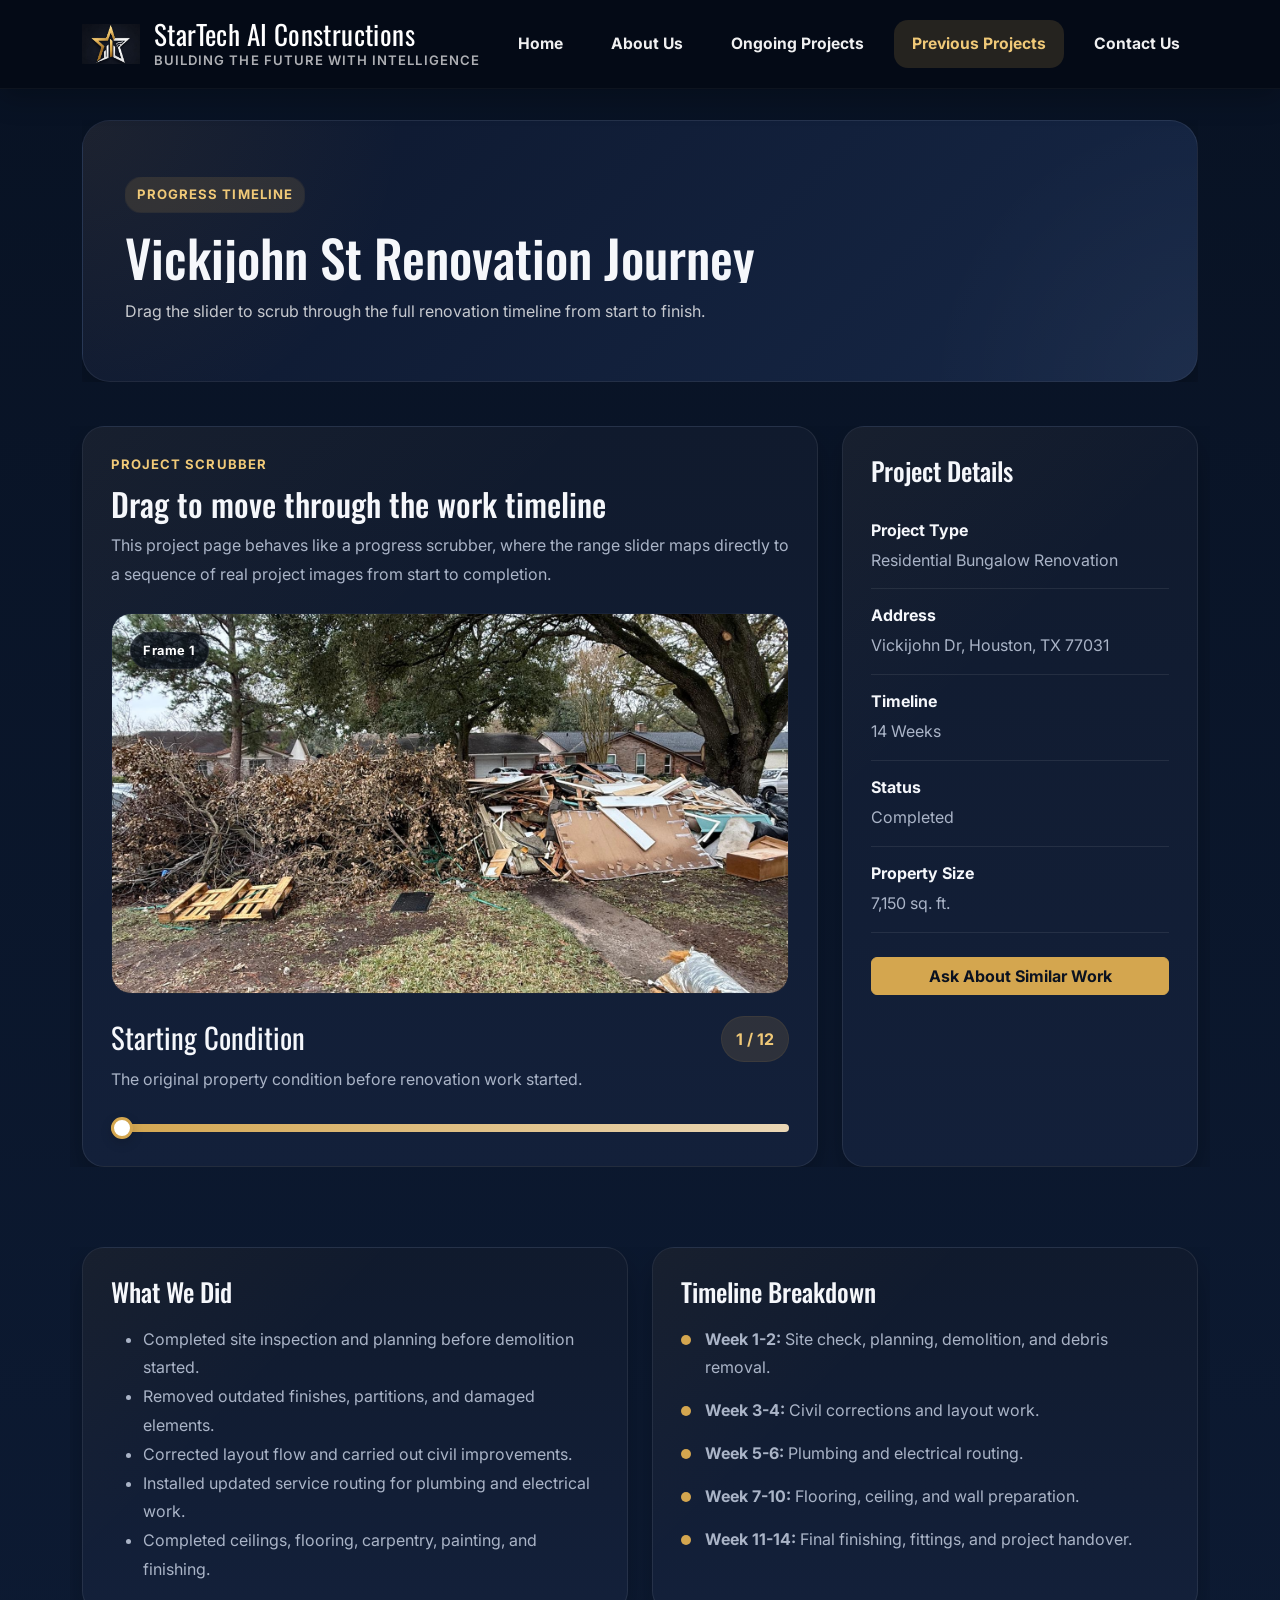
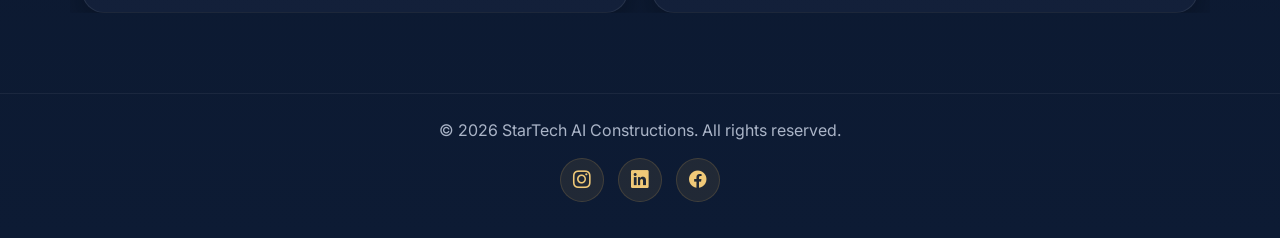
<file: project-vickijohn.html>
<!DOCTYPE html>
<html lang="en">
<head>
  <meta charset="UTF-8" />
  <meta name="viewport" content="width=device-width, initial-scale=1.0" />
  <title>StarTech AI Constructions | Vickijohn St Progress</title>
  <meta name="description" content="Explore the Vickijohn St renovation progress by StarTech AI Constructions with a full project scrubber, timeline, and project details." />

  <link rel="icon" type="image/jpeg" href="logo.jpeg" />
  <link rel="shortcut icon" href="logo.jpeg" type="image/jpeg" />

  <meta property="og:title" content="StarTech AI Constructions | Vickijohn St Progress" />
  <meta property="og:description" content="Explore the Vickijohn St renovation progress by StarTech AI Constructions." />
  <meta property="og:image" content="logo.jpeg" />
  <meta property="og:type" content="website" />

  <link rel="preconnect" href="https://fonts.googleapis.com">
  <link rel="preconnect" href="https://fonts.gstatic.com" crossorigin>
  <link href="https://fonts.googleapis.com/css2?family=Oswald:wght@400;500;600;700&family=Inter:wght@400;500;600;700&display=swap" rel="stylesheet">
  <link href="https://cdn.jsdelivr.net/npm/bootstrap@5.3.3/dist/css/bootstrap.min.css" rel="stylesheet">
  <link rel="stylesheet" href="https://cdn.jsdelivr.net/npm/bootstrap-icons@1.11.3/font/bootstrap-icons.min.css">

  <style>
    :root {
      --accent: #d4a64f;
      --accent-dark: #b9892f;
      --gold-soft: #f0c978;
      --navy: #0b1730;
      --navy-2: #12203b;
      --dark: #050b16;
      --bg: linear-gradient(180deg, #081223 0%, #0d1b34 100%);
      --panel: #101a2d;
      --panel-2: #13203a;
      --text-dark: #eef2f9;
      --text-muted: #aab4c7;
      --white: #f5f7fb;
      --silver: #dfe5ef;
      --border: rgba(255, 255, 255, 0.08);
      --shadow: 0 15px 35px rgba(0, 0, 0, 0.28);
      --transition-smooth: 180ms cubic-bezier(0.16, 1, 0.3, 1);
      --transition-reveal: 700ms cubic-bezier(0.16, 1, 0.3, 1);
    }

    * {
      box-sizing: border-box;
    }

    html {
      scroll-behavior: smooth;
    }

    body {
      margin: 0;
      padding-top: 96px;
      font-family: 'Inter', sans-serif;
      background: var(--bg);
      color: var(--text-dark);
      overflow-x: hidden;
    }

    img {
      max-width: 100%;
      display: block;
    }

    a {
      text-decoration: none;
    }

    .custom-navbar {
      background: rgba(5, 11, 22, 0.9);
      backdrop-filter: blur(10px);
      box-shadow: 0 10px 25px rgba(0, 0, 0, 0.22);
      padding-top: 10px;
      padding-bottom: 10px;
      border-bottom: 1px solid rgba(255,255,255,0.04);
      transition: background var(--transition-smooth), box-shadow var(--transition-smooth);
    }

    .navbar-brand {
      font-family: 'Oswald', sans-serif;
      font-size: 1.7rem;
      letter-spacing: 0.4px;
      color: #fff !important;
      display: flex;
      align-items: center;
      gap: 14px;
      line-height: 1;
      text-decoration: none;
    }

    .brand-logo {
      width: 58px;
      height: 58px;
      object-fit: contain;
      background: transparent;
      padding: 0;
      border-radius: 0;
      flex-shrink: 0;
      transition: transform 0.5s ease;
    }

    .navbar-brand:hover .brand-logo {
      transform: rotate(-4deg) scale(1.04);
    }

    .brand-text {
      display: flex;
      flex-direction: column;
      line-height: 1.05;
    }

    .brand-text > span {
      font-size: 1em;
      color: #fff;
    }

    .brand-text small {
      font-family: 'Inter', sans-serif;
      font-size: 0.82rem;
      color: rgba(255,255,255,0.68);
      font-weight: 600;
      letter-spacing: 0.08em;
      margin-top: 5px;
      text-transform: uppercase;
    }

    .navbar-nav {
      gap: 12px;
    }

    .navbar-nav .nav-link,
    .btn,
    .scrub-card,
    .project-meta,
    .content-card {
      transition:
        color var(--transition-smooth),
        background-color var(--transition-smooth),
        border-color var(--transition-smooth),
        box-shadow var(--transition-smooth),
        transform var(--transition-smooth);
    }

    .navbar-nav .nav-link {
      color: rgba(255,255,255,0.94) !important;
      font-size: 0.98rem;
      font-weight: 700;
      padding: 12px 18px !important;
      border-radius: 14px;
    }

    .navbar-nav .nav-link:hover {
      background: rgba(212,163,79,0.10);
      color: #fff !important;
      transform: translateY(-1px);
    }

    .navbar-nav .nav-link.active {
      background: rgba(212,163,79,0.16);
      color: var(--gold-soft) !important;
    }

    .navbar-toggler {
      border: none;
      box-shadow: none !important;
    }

    .navbar-toggler-icon {
      filter: brightness(0) invert(1);
    }

    .page-hero {
      padding: 24px 0 24px;
    }

    .page-hero-box {
      background: linear-gradient(135deg, #0d172d 0%, #162746 100%);
      color: #fff;
      border-radius: 28px;
      padding: 56px 42px;
      box-shadow: var(--shadow);
      border: 1px solid var(--border);
      position: relative;
      overflow: hidden;
    }

    .page-hero-box::before {
      content: "";
      position: absolute;
      inset: 0;
      background:
        radial-gradient(circle at top left, rgba(212,166,79,0.08), transparent 28%),
        radial-gradient(circle at bottom right, rgba(255,255,255,0.03), transparent 24%);
      pointer-events: none;
    }

    .eyebrow {
      display: inline-block;
      background: rgba(212,163,79,0.14);
      color: var(--gold-soft);
      font-size: 0.82rem;
      font-weight: 700;
      padding: 8px 12px;
      border-radius: 999px;
      margin-bottom: 18px;
      text-transform: uppercase;
      letter-spacing: 0.08em;
      box-shadow: 0 0 0 1px rgba(212,166,79,0.08);
      position: relative;
      z-index: 1;
    }

    .page-hero-box h1,
    .section-heading h2,
    .project-meta h3,
    .content-card h3,
    .scrub-title {
      font-family: 'Oswald', sans-serif;
    }

    .page-hero-box h1 {
      font-size: clamp(2.4rem, 4vw, 4.4rem);
      line-height: 1.02;
      margin-bottom: 14px;
      color: var(--white);
      position: relative;
      z-index: 1;
      text-transform: none;
    }

    .page-hero-box p {
      color: rgba(255,255,255,0.76);
      line-height: 1.75;
      margin-bottom: 0;
      max-width: 820px;
      position: relative;
      z-index: 1;
    }

    .section-block {
      padding: 20px 0 80px;
    }

    .scrub-card,
    .project-meta,
    .content-card {
      background: linear-gradient(180deg, var(--panel) 0%, var(--panel-2) 100%);
      border: 1px solid var(--border);
      border-radius: 22px;
      box-shadow: var(--shadow);
      padding: 28px;
      height: 100%;
      position: relative;
      overflow: hidden;
    }

    .scrub-card::before,
    .project-meta::before,
    .content-card::before {
      content: "";
      position: absolute;
      inset: 0;
      background: linear-gradient(135deg, rgba(212,166,79,0.04), transparent 35%);
      pointer-events: none;
    }

    .scrub-card:hover,
    .project-meta:hover,
    .content-card:hover {
      box-shadow: 0 18px 40px rgba(0,0,0,0.34);
    }

    .section-heading {
      margin-bottom: 24px;
      position: relative;
      z-index: 1;
    }

    .section-heading .small-title {
      color: var(--gold-soft);
      text-transform: uppercase;
      font-size: 0.82rem;
      letter-spacing: 0.08em;
      font-weight: 700;
    }

    .section-heading h2 {
      font-size: clamp(1.8rem, 2.5vw, 3rem);
      margin: 10px 0 8px;
      color: var(--white);
    }

    .section-heading p,
    .project-meta p,
    .content-card p,
    .content-card li,
    .meta-item span,
    .scrub-desc,
    .scrub-scale {
      color: var(--text-muted);
      line-height: 1.8;
      position: relative;
      z-index: 1;
    }

    .scrub-viewer {
      position: relative;
      z-index: 1;
    }

    .scrub-image-wrap {
      position: relative;
      border-radius: 20px;
      overflow: hidden;
      background: #0d172d;
      aspect-ratio: 16 / 9;
      margin-bottom: 22px;
      border: 1px solid rgba(255,255,255,0.05);
    }

    .scrub-image-wrap img {
      width: 100%;
      height: 100%;
      object-fit: cover;
    }

    .scrub-badge {
      position: absolute;
      top: 18px;
      left: 18px;
      background: rgba(5,11,22,0.78);
      color: #fff;
      padding: 8px 12px;
      border-radius: 999px;
      font-size: 0.8rem;
      font-weight: 700;
      letter-spacing: 0.04em;
      border: 1px solid rgba(255,255,255,0.08);
      z-index: 2;
    }

    .scrub-meta {
      display: flex;
      justify-content: space-between;
      align-items: start;
      gap: 16px;
      margin-bottom: 20px;
      flex-wrap: wrap;
      position: relative;
      z-index: 1;
    }

    .scrub-title {
      font-size: 1.8rem;
      margin-bottom: 6px;
      color: var(--white);
    }

    .scrub-desc {
      margin: 0;
      max-width: 720px;
    }

    .scrub-counter {
      background: rgba(212,163,79,0.14);
      color: var(--gold-soft);
      font-weight: 700;
      padding: 10px 14px;
      border-radius: 999px;
      white-space: nowrap;
      border: 1px solid rgba(212,166,79,0.08);
    }

    .slider-controls {
      margin-top: 10px;
      position: relative;
      z-index: 1;
    }

    .slider-controls input[type="range"] {
      width: 100%;
      cursor: pointer;
      appearance: none;
      -webkit-appearance: none;
      height: 8px;
      border-radius: 999px;
      background: linear-gradient(90deg, var(--accent) 0%, #ead7b6 100%);
      outline: none;
    }

    .slider-controls input[type="range"]::-webkit-slider-thumb {
      -webkit-appearance: none;
      appearance: none;
      width: 22px;
      height: 22px;
      border-radius: 50%;
      background: #fff;
      border: 3px solid var(--accent);
      box-shadow: 0 4px 12px rgba(0,0,0,0.16);
      cursor: pointer;
    }

    .slider-controls input[type="range"]::-moz-range-thumb {
      width: 22px;
      height: 22px;
      border-radius: 50%;
      background: #fff;
      border: 3px solid var(--accent);
      box-shadow: 0 4px 12px rgba(0,0,0,0.16);
      cursor: pointer;
    }

    .slider-controls input[type="range"]::-moz-range-track {
      height: 8px;
      border-radius: 999px;
      background: linear-gradient(90deg, var(--accent) 0%, #ead7b6 100%);
    }

    .project-meta h3,
    .content-card h3 {
      font-size: 1.6rem;
      margin-bottom: 18px;
      color: var(--white);
      position: relative;
      z-index: 1;
    }

    .meta-item {
      padding: 14px 0;
      border-bottom: 1px solid rgba(255,255,255,0.08);
      position: relative;
      z-index: 1;
    }

    .meta-item:last-child {
      border-bottom: none;
    }

    .meta-item strong {
      display: block;
      margin-bottom: 4px;
      color: var(--white);
    }

    .timeline-list {
      list-style: none;
      padding: 0;
      margin: 0;
      position: relative;
      z-index: 1;
    }

    .timeline-list li {
      position: relative;
      padding-left: 24px;
      margin-bottom: 14px;
      color: var(--text-muted);
      line-height: 1.8;
    }

    .timeline-list li::before {
      content: "";
      position: absolute;
      left: 0;
      top: 10px;
      width: 10px;
      height: 10px;
      border-radius: 50%;
      background: var(--accent);
    }

    .btn-warning {
      background-color: var(--accent);
      border-color: var(--accent);
      color: #0b1220;
      font-weight: 700;
    }

    .btn-warning:hover {
      background-color: var(--accent-dark);
      border-color: var(--accent-dark);
      color: #0b1220;
      transform: translateY(-2px);
      box-shadow: 0 0 0 1px rgba(212,166,79,0.25), 0 14px 34px rgba(212,166,79,0.18);
    }

    .btn-warning:active {
      transform: translateY(0);
    }

    .footer {
      padding: 24px 0 36px;
      color: var(--text-muted);
      border-top: 1px solid rgba(255,255,255,0.06);
    }

    .reveal {
      opacity: 0;
      clip-path: inset(0 0 12% 0);
      transition:
        opacity var(--transition-reveal),
        clip-path var(--transition-reveal);
    }

    .reveal.show {
      opacity: 1;
      clip-path: inset(0 0 0 0);
    }

    .reveal-delay-1 { transition-delay: 0.08s; }
    .reveal-delay-2 { transition-delay: 0.16s; }

    @media (max-width: 991.98px) {
      body {
        padding-top: 88px;
      }

      .navbar-nav {
        gap: 6px;
        margin-top: 14px;
      }

      .navbar-nav .nav-link {
        padding: 10px 14px !important;
        border-radius: 12px;
      }

      .page-hero-box {
        padding: 36px 24px;
      }
    }

    @media (max-width: 767.98px) {
      .page-hero-box,
      .scrub-card,
      .project-meta,
      .content-card,
      .scrub-image-wrap {
        border-radius: 18px;
      }

      .page-hero-box h1 {
        font-size: 2.4rem;
      }

      .scrub-title {
        font-size: 1.45rem;
      }

      .navbar-brand {
        font-size: 1.08rem;
        gap: 10px;
      }

      .brand-logo {
        width: 48px;
        height: 48px;
      }

      .brand-text small {
        font-size: 0.64rem;
        margin-top: 4px;
      }
    }

    @media (prefers-reduced-motion: reduce) {
      html {
        scroll-behavior: auto;
      }

      .reveal,
      .reveal.show,
      .btn,
      .scrub-card,
      .project-meta,
      .content-card,
      .brand-logo,
      #scrubImage {
        animation: none !important;
        transition: none !important;
        transform: none !important;
        opacity: 1 !important;
        clip-path: none !important;
      }
    }
    .social-links {
  display: flex;
  justify-content: center;
  align-items: center;
  gap: 14px;
  margin-top: 16px;
  width: 100%;
}

.social-links a {
  width: 44px;
  height: 44px;
  display: inline-flex;
  align-items: center;
  justify-content: center;
  border-radius: 50%;
  background: rgba(212, 166, 79, 0.10);
  color: #f0c978;
  border: 1px solid rgba(212, 166, 79, 0.18);
  font-size: 1.1rem;
  transition: all 0.25s ease;
}

.social-links a:hover {
  background: #d4a64f;
  color: #0b1220;
  transform: translateY(-2px);
  box-shadow: 0 10px 24px rgba(212, 166, 79, 0.18);
}
  </style>
</head>
<body>

  <nav class="navbar navbar-expand-lg custom-navbar fixed-top">
    <div class="container">
      <a class="navbar-brand" href="index.html">
        <img src="logo.jpeg" alt="StarTech AI Constructions logo" class="brand-logo">
        <span class="brand-text">
          <span>StarTech AI Constructions</span>
          <small>BUILDING THE FUTURE WITH INTELLIGENCE</small>
        </span>
      </a>
      <button class="navbar-toggler" type="button" data-bs-toggle="collapse" data-bs-target="#mainNavbar" aria-controls="mainNavbar" aria-expanded="false" aria-label="Toggle navigation">
        <span class="navbar-toggler-icon"></span>
      </button>

      <div class="collapse navbar-collapse justify-content-end" id="mainNavbar">
        <ul class="navbar-nav align-items-lg-center ms-auto">
          <li class="nav-item"><a class="nav-link" href="index.html">Home</a></li>
          <li class="nav-item"><a class="nav-link" href="about.html">About Us</a></li>
          <li class="nav-item"><a class="nav-link" href="ongoing-projects.html">Ongoing Projects</a></li>
          <li class="nav-item"><a class="nav-link active" href="previous-projects.html">Previous Projects</a></li>
          <li class="nav-item"><a class="nav-link" href="contact.html">Contact Us</a></li>
        </ul>
      </div>
    </div>
  </nav>

  <main>
    <section class="page-hero">
      <div class="container">
        <div class="page-hero-box reveal">
          <span class="eyebrow reveal reveal-delay-1">Progress Timeline</span>
          <h1 class="reveal reveal-delay-1">Vickijohn St Renovation Journey</h1>
          <p class="reveal reveal-delay-2">Drag the slider to scrub through the full renovation timeline from start to finish.</p>
        </div>
      </div>
    </section>

    <section class="section-block">
      <div class="container">
        <div class="row g-4">
          <div class="col-lg-8 reveal reveal-delay-1">
            <div class="scrub-card">
              <div class="section-heading">
                <div class="small-title">Project Scrubber</div>
                <h2>Drag to move through the work timeline</h2>
                <p>This project page behaves like a progress scrubber, where the range slider maps directly to a sequence of real project images from start to completion.</p>
              </div>

              <div class="scrub-viewer">
                <div class="scrub-image-wrap">
                  <span class="scrub-badge" id="scrubBadge">Frame 1</span>
                  <img id="scrubImage" src="vickijohn1.jpeg" alt="Vickijohn St renovation progress frame 1">
                </div>

                <div class="scrub-meta">
                  <div>
                    <div class="scrub-title" id="scrubTitle">Starting Condition</div>
                    <p class="scrub-desc" id="scrubDesc">The original property condition before renovation work started.</p>
                  </div>
                  <div class="scrub-counter" id="scrubCounter">1 / 12</div>
                </div>

                <div class="slider-controls">
                  <input type="range" id="scrubRange" min="0" max="11" step="1" value="0" aria-label="Vickijohn St renovation progress scrubber">
                </div>
              </div>
            </div>
          </div>

          <div class="col-lg-4 reveal reveal-delay-2">
            <div class="project-meta">
              <h3>Project Details</h3>

              <div class="meta-item">
                <strong>Project Type</strong>
                <span>Residential Bungalow Renovation</span>
              </div>

              <div class="meta-item">
                <strong>Address</strong>
                <span>Vickijohn Dr, Houston, TX 77031</span>
              </div>

              <div class="meta-item">
                <strong>Timeline</strong>
                <span>14 Weeks</span>
              </div>

              <div class="meta-item">
                <strong>Status</strong>
                <span>Completed</span>
              </div>

              <div class="meta-item">
                <strong>Property Size</strong>
                <span>7,150 sq. ft.</span>
              </div>

              <a href="contact.html" class="btn btn-warning mt-4 w-100">Ask About Similar Work</a>
            </div>
          </div>
        </div>
      </div>
    </section>

    <section class="section-block pt-0">
      <div class="container">
        <div class="row g-4">
          <div class="col-lg-6 reveal reveal-delay-1">
            <div class="content-card h-100">
              <h3>What We Did</h3>
              <ul class="mt-3 mb-0">
                <li>Completed site inspection and planning before demolition started.</li>
                <li>Removed outdated finishes, partitions, and damaged elements.</li>
                <li>Corrected layout flow and carried out civil improvements.</li>
                <li>Installed updated service routing for plumbing and electrical work.</li>
                <li>Completed ceilings, flooring, carpentry, painting, and finishing.</li>
              </ul>
            </div>
          </div>

          <div class="col-lg-6 reveal reveal-delay-2">
            <div class="content-card h-100">
              <h3>Timeline Breakdown</h3>
              <ul class="timeline-list mt-3">
                <li><strong>Week 1-2:</strong> Site check, planning, demolition, and debris removal.</li>
                <li><strong>Week 3-4:</strong> Civil corrections and layout work.</li>
                <li><strong>Week 5-6:</strong> Plumbing and electrical routing.</li>
                <li><strong>Week 7-10:</strong> Flooring, ceiling, and wall preparation.</li>
                <li><strong>Week 11-14:</strong> Final finishing, fittings, and project handover.</li>
              </ul>
            </div>
          </div>
        </div>
      </div>
    </section>

<footer class="footer">
  <div class="container text-center">
    <p class="mb-2">© 2026 StarTech AI Constructions. All rights reserved.</p>

    <div class="social-links">
      <a href="https://www.instagram.com/startechaiconstructions/" target="_blank" rel="noopener noreferrer" aria-label="Instagram">
        <i class="bi bi-instagram"></i>
      </a>
      <a href="https://www.linkedin.com/in/startechai-constructions-90473040b" target="_blank" rel="noopener noreferrer" aria-label="LinkedIn">
        <i class="bi bi-linkedin"></i>
      </a>
      <a href="https://www.facebook.com/share/14fzLAuYKRT/" target="_blank" rel="noopener noreferrer" aria-label="Facebook">
        <i class="bi bi-facebook"></i>
      </a>
    </div>
  </div>
</footer>
  </main>

  <script>
    document.addEventListener("DOMContentLoaded", function () {
      const frames = [
        {
          title: "Starting Condition",
          desc: "The original property condition before renovation work started.",
          image: "vickijohn1.jpeg"
        },
        {
          title: "Site Preparation",
          desc: "The site was measured, documented, and prepared for demolition.",
          image: "vickijohn2.jpeg"
        },
        {
          title: "Demolition Begins",
          desc: "Outdated finishes and unwanted built elements were removed.",
          image: "vickijohn3.jpeg"
        },
        {
          title: "Cleared Structure",
          desc: "The property was stripped back and made ready for correction work.",
          image: "vickijohn4.jpeg"
        },
        {
          title: "Civil Corrections",
          desc: "Walls, levels, and layout details were adjusted to fit the new plan.",
          image: "vickijohn5.jpeg"
        },
        {
          title: "Service Routing",
          desc: "Electrical and plumbing runs were installed through the updated layout.",
          image: "vickijohn6.jpeg"
        },
        {
          title: "Ceiling & Surface Prep",
          desc: "Ceiling work and surface preparation moved the project toward finishing.",
          image: "vickijohnafter1.jpeg"
        },
        {
          title: "Flooring Progress",
          desc: "Flooring and base surface work started shaping the final interior feel.",
          image: "vickijohnafter2.jpeg"
        },
        {
          title: "Carpentry & Fitments",
          desc: "Built-ins, storage, and key finishing components were added.",
          image: "vickijohnafter3.jpeg"
        },
        {
          title: "Lighting & Finishes",
          desc: "Final paint, lighting fixtures, and design detailing came together.",
          image: "vickijohnafter4.jpeg"
        },
        {
          title: "Final Styling",
          desc: "The space was cleaned, refined, and prepared for handover.",
          image: "vickijohnafter5.jpeg"
        },
        {
          title: "Completed Handover",
          desc: "The fully renovated property was delivered as a finished premium space.",
          image: "vickijohnafter6.jpeg"
        }
      ];

      const scrubImage = document.getElementById("scrubImage");
      const scrubBadge = document.getElementById("scrubBadge");
      const scrubTitle = document.getElementById("scrubTitle");
      const scrubDesc = document.getElementById("scrubDesc");
      const scrubCounter = document.getElementById("scrubCounter");
      const scrubRange = document.getElementById("scrubRange");

      if (!scrubImage || !scrubBadge || !scrubTitle || !scrubDesc || !scrubCounter || !scrubRange) {
        return;
      }

      scrubRange.max = frames.length - 1;

      function renderFrame(index) {
        const frame = frames[index];
        if (!frame) return;

        scrubImage.src = frame.image;
        scrubImage.alt = frame.title + " progress image";
        scrubBadge.textContent = "Frame " + (index + 1);
        scrubTitle.textContent = frame.title;
        scrubDesc.textContent = frame.desc;
        scrubCounter.textContent = (index + 1) + " / " + frames.length;
      }

      scrubRange.addEventListener("input", function () {
        renderFrame(Number(scrubRange.value));
      });

      renderFrame(0);

      const observer = new IntersectionObserver((entries) => {
        entries.forEach((entry) => {
          if (entry.isIntersecting) {
            entry.target.classList.add("show");
          }
        });
      }, { threshold: 0.18 });

      document.querySelectorAll(".reveal").forEach((el) => observer.observe(el));
    });
  </script>

  <script src="https://cdn.jsdelivr.net/npm/bootstrap@5.3.3/dist/js/bootstrap.bundle.min.js"></script>
</body>
</html>
</file>
